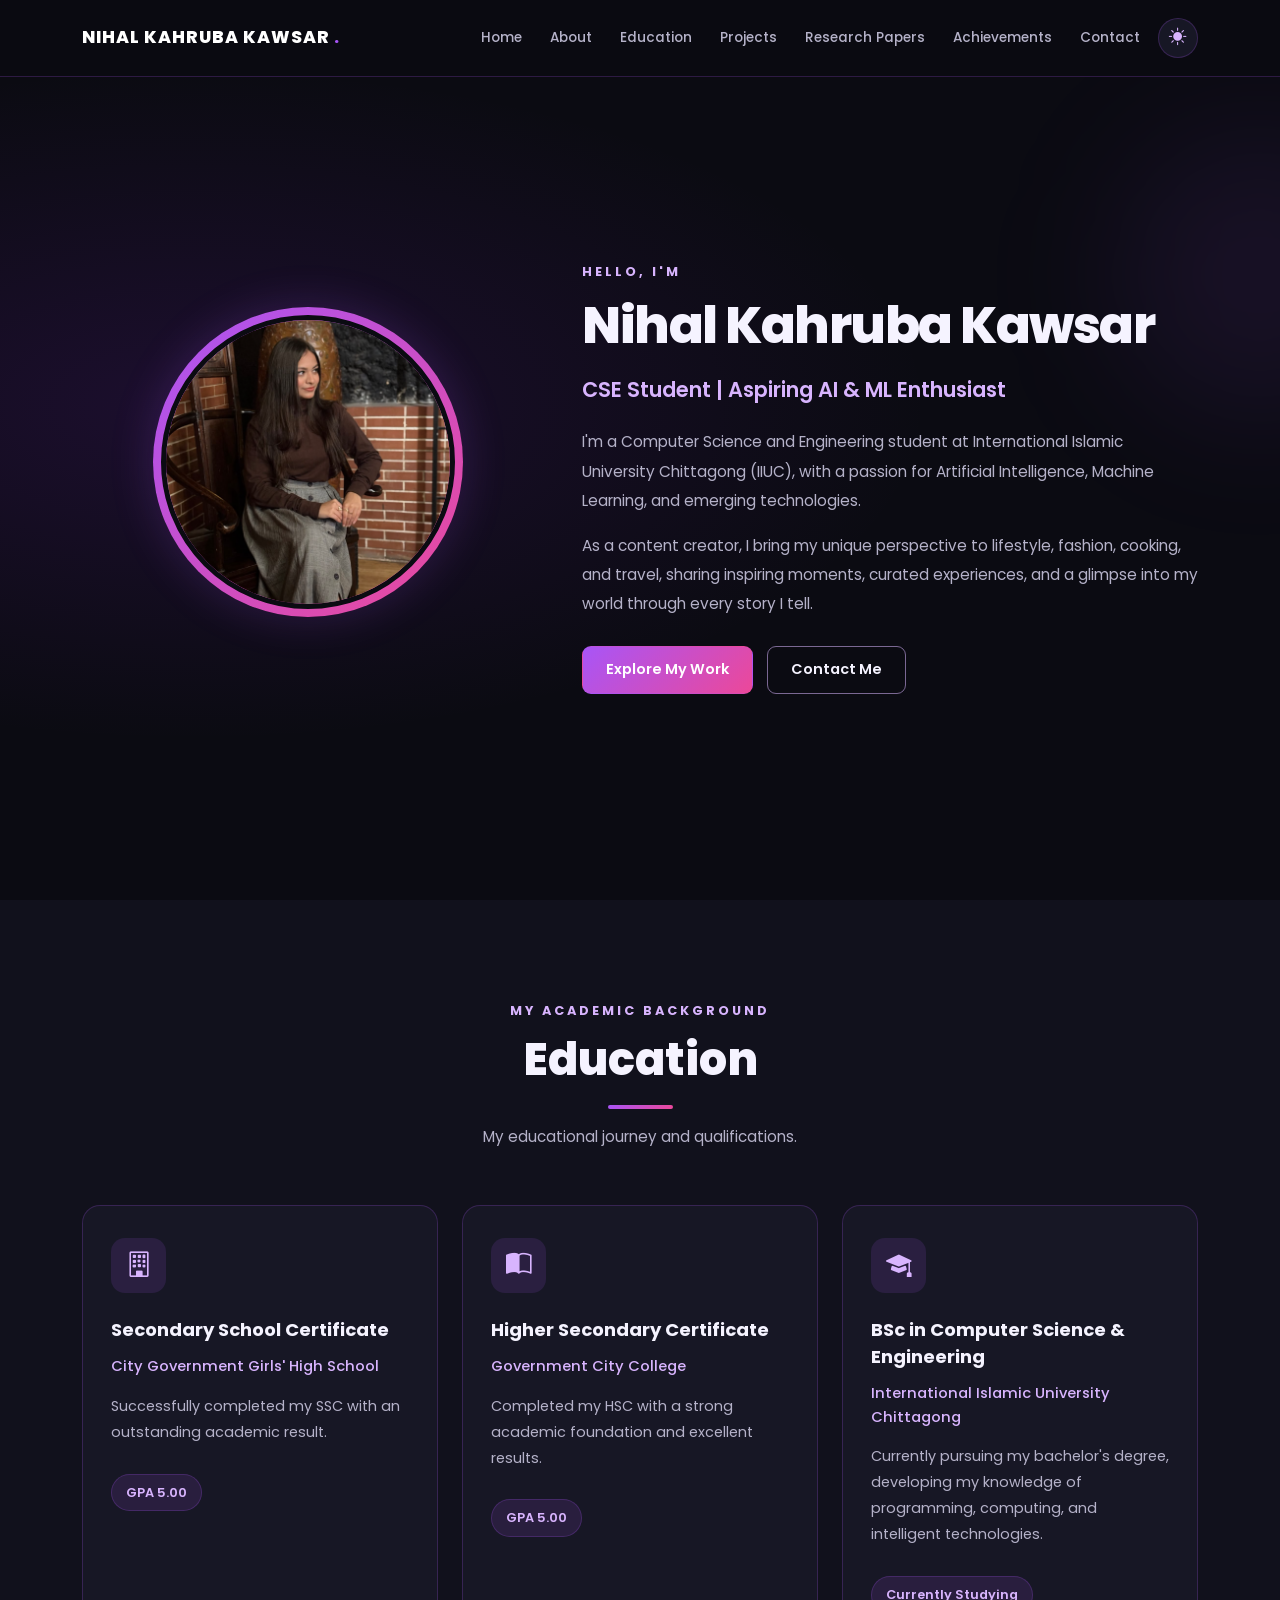
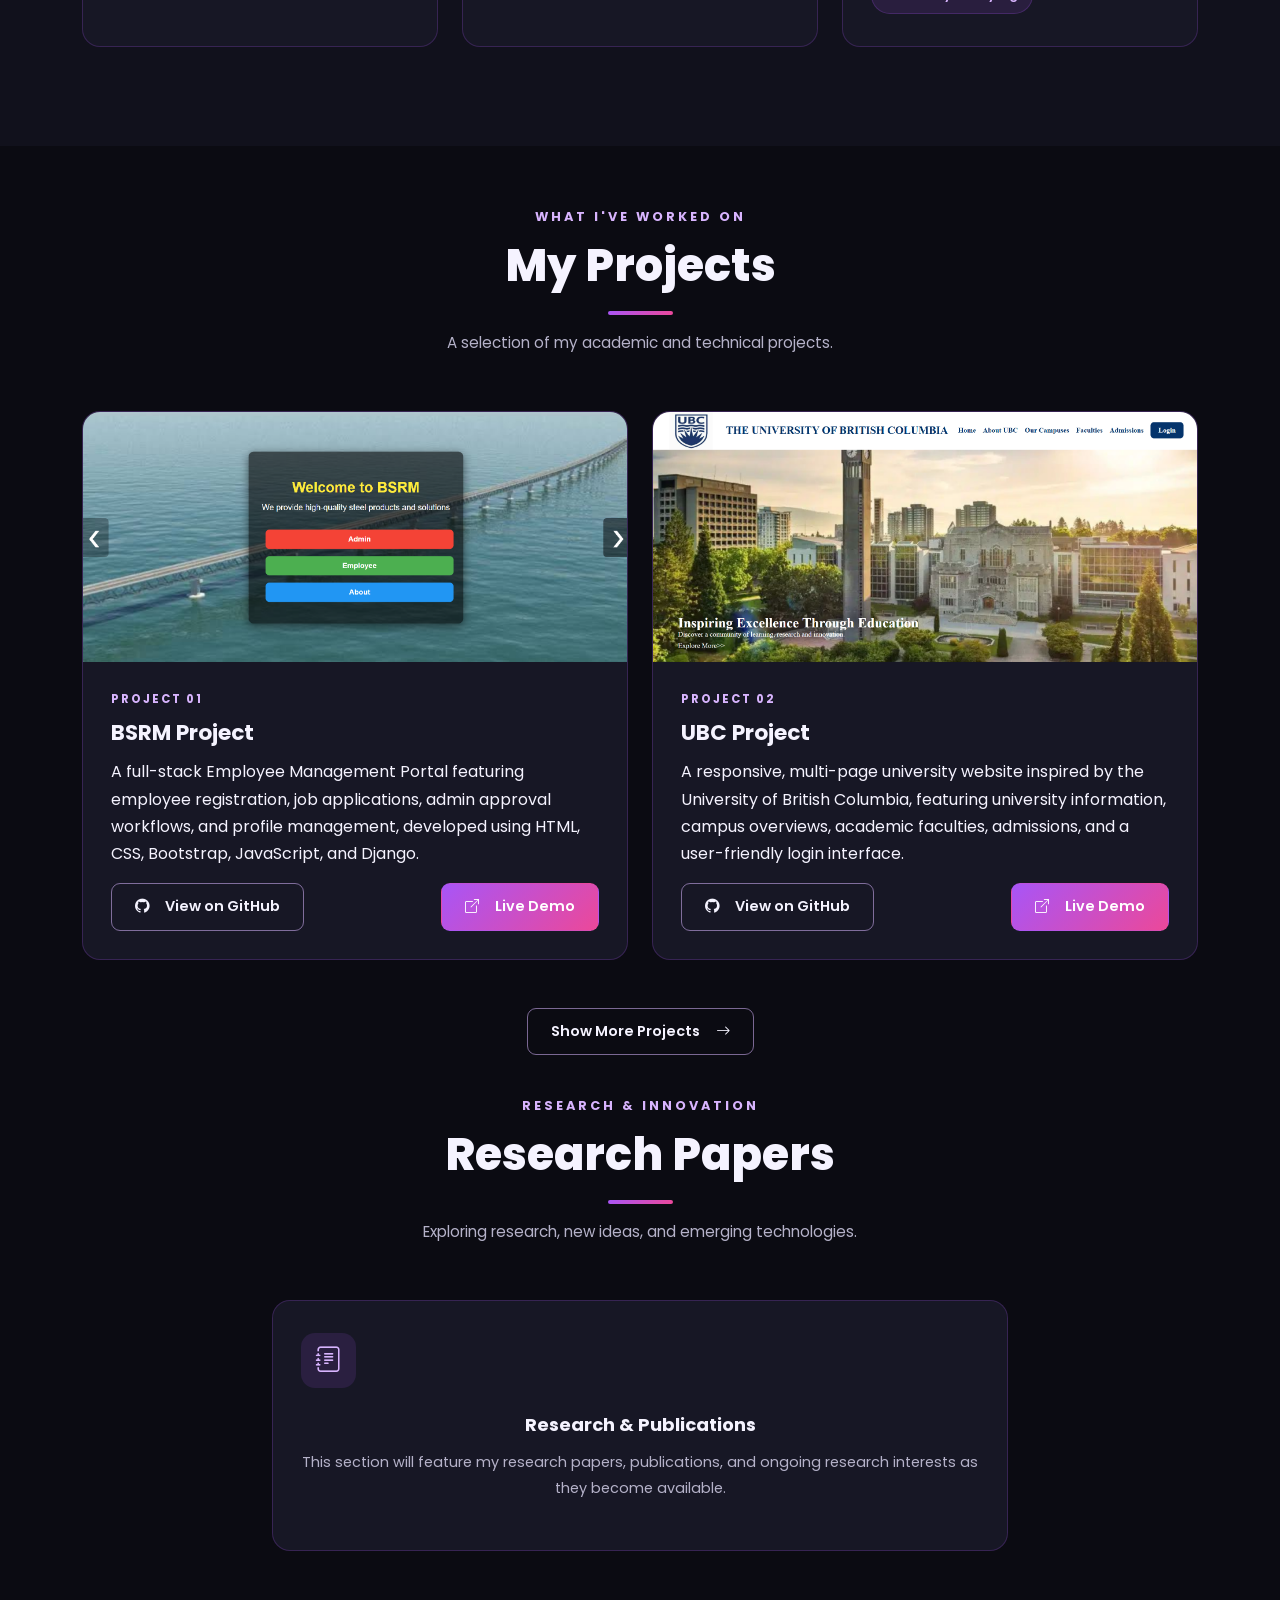
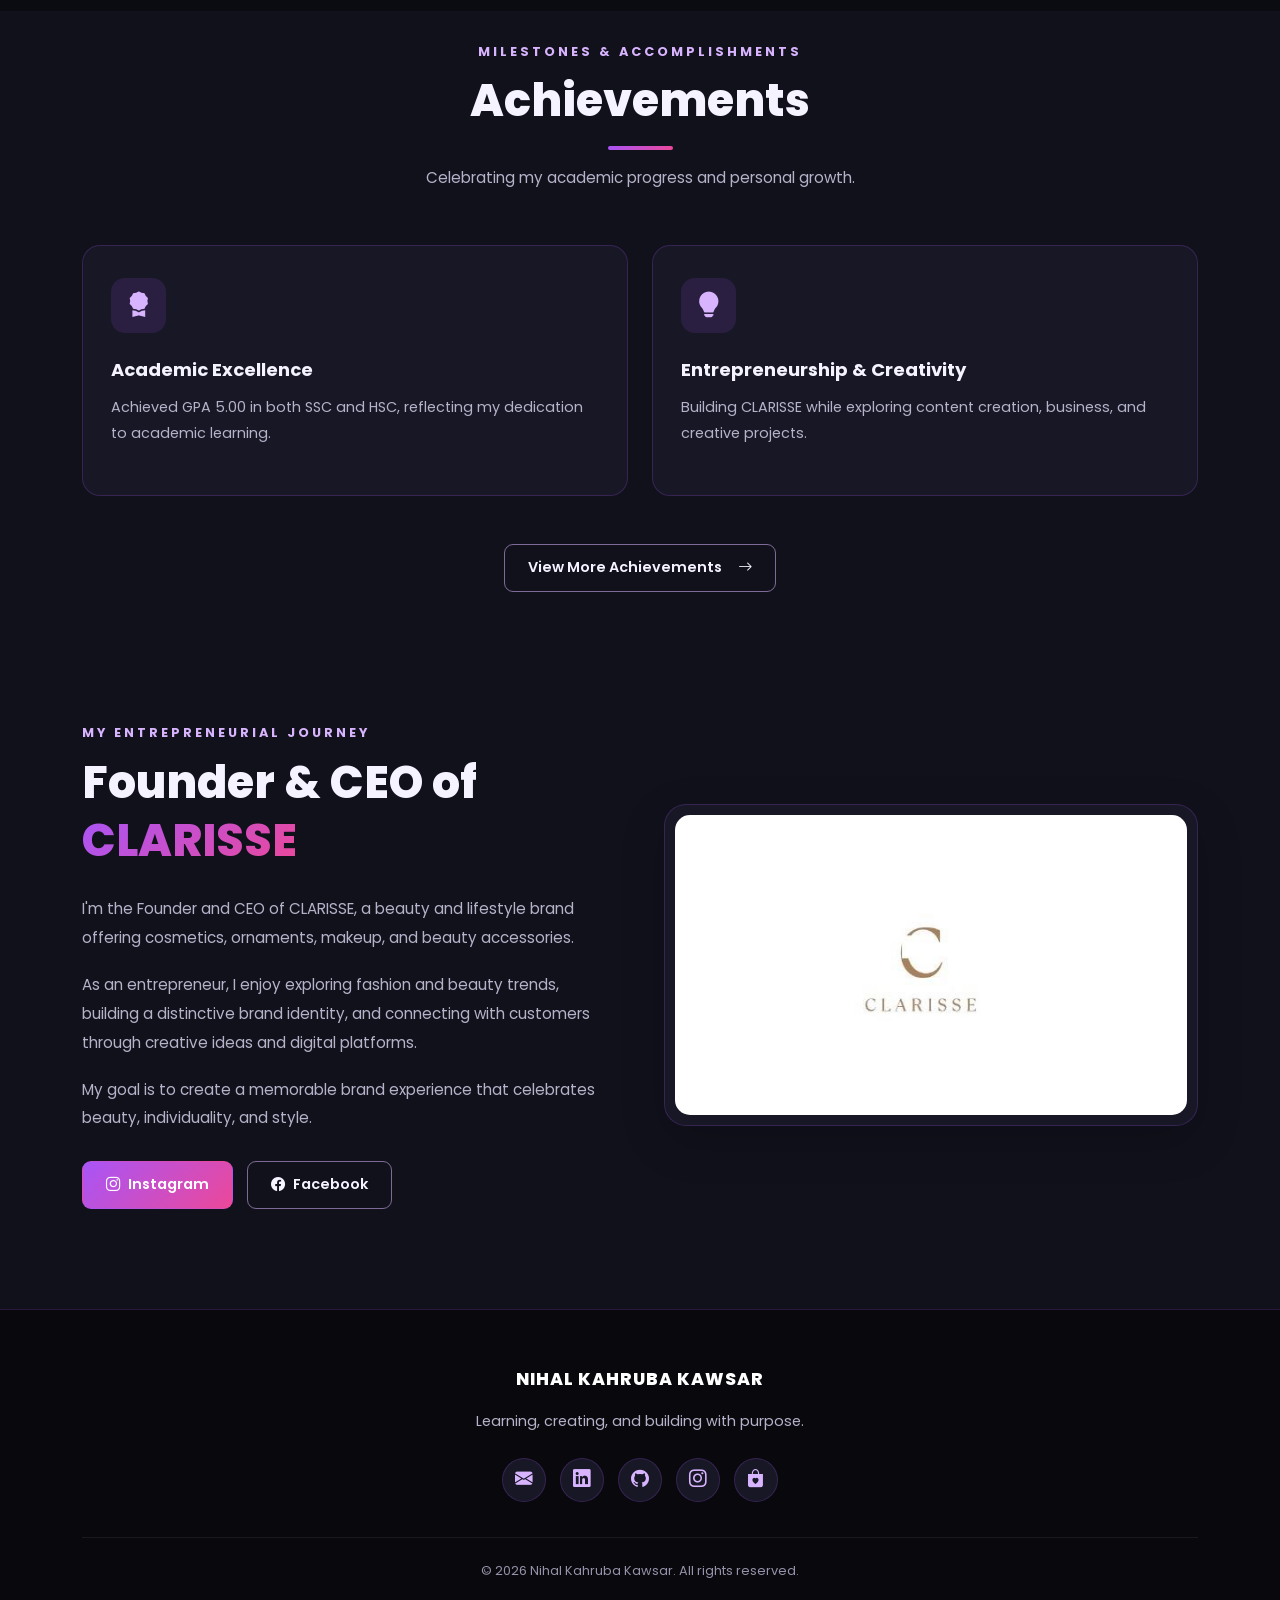
<file: index.html>
<!DOCTYPE html>
<html lang="en">

<head>
    <meta charset="UTF-8">
    <meta name="viewport" content="width=device-width, initial-scale=1.0">

    <meta name="description"
        content="Official portfolio of Nihal Kahruba Kawsar, CSE student, content creator, and founder of CLARISSE.">

    <meta name="author" content="Nihal Kahruba Kawsar">

    <title>Nihal Kahruba Kawsar | Portfolio</title>

    <!-- Bootstrap 5.3.3 CSS -->
    <link
        href="https://cdn.jsdelivr.net/npm/bootstrap@5.3.3/dist/css/bootstrap.min.css"
        rel="stylesheet">

    <!-- Bootstrap Icons -->
    <link
        rel="stylesheet"
        href="https://cdn.jsdelivr.net/npm/bootstrap-icons@1.11.3/font/bootstrap-icons.min.css">

    <!-- Google Fonts -->
    <link rel="preconnect" href="https://fonts.googleapis.com">
    <link rel="preconnect" href="https://fonts.gstatic.com" crossorigin>

    <link
        href="https://fonts.googleapis.com/css2?family=Poppins:wght@300;400;500;600;700;800&display=swap"
        rel="stylesheet">

    <!-- Custom CSS -->
    <link rel="stylesheet" href="index.css">
</head>

<body>

    <!-- ================= HEADER / NAVBAR ================= -->

    <header>
        <nav class="navbar navbar-expand-lg fixed-top custom-navbar">
            <div class="container">

                <!-- Logo / Name -->
                <a class="navbar-brand logo" href="#home">
                    NIHAL KAHRUBA KAWSAR
                </a>

                <!-- Mobile Hamburger Toggle -->
                <button
                    class="navbar-toggler"
                    type="button"
                    data-bs-toggle="collapse"
                    data-bs-target="#navbarMenu"
                    aria-controls="navbarMenu"
                    aria-expanded="false"
                    aria-label="Toggle navigation">

                    <span class="navbar-toggler-icon"></span>
                </button>

<!-- Navigation Links -->
<div class="collapse navbar-collapse" id="navbarMenu">
    <ul class="navbar-nav ms-auto">

        <li class="nav-item">
    <a class="nav-link" href="index.html#home">Home</a>
        </li>

        <li class="nav-item">
            <a class="nav-link" href="about.html">About</a>
        </li>

        <li class="nav-item">
            <a class="nav-link" href="education.html">Education</a>
        </li>

        <li class="nav-item">
            <a class="nav-link" href="projects.html">Projects</a>
        </li>

        <li class="nav-item">
            <a class="nav-link" href="research.html">Research Papers</a>
        </li>

        <li class="nav-item">
            <a class="nav-link" href="achievements.html">Achievements</a>
        </li>

        <li class="nav-item">
            <a class="nav-link" href="contact.html">Contact</a>
        </li>

    </ul>
   <li class="nav-item theme-toggle-item">
    <button
        type="button"
        id="themeToggle"
        class="theme-toggle"
        aria-label="Switch to light theme"
        title="Switch theme">
        <i class="bi bi-sun-fill" id="themeIcon"></i>
    </button>
</li>
</div>
            </div>
        </nav>
    </header>

    <!-- ================= MAIN CONTENT ================= -->

    <main>

        <!-- ================= HERO / ABOUT ================= -->

        <section id="home" class="hero-section">
            <div class="container">
                <div class="row align-items-center">

                    <!-- Profile Image -->
                    <div class="col-12 col-md-5 text-center">
                        <div class="profile-image-wrapper">

                            <img
                                src="images/profile/profile.png"
                                alt="Nihal Kahruba Kawsar"
                                class="profile-image img-fluid">

                        </div>
                    </div>

                    <!-- Introduction -->
                    <div class="col-12 col-md-7">
                        <div class="hero-content" id="about">

                            <p class="hero-greeting">HELLO, I'M</p>

                            <h1>
                                Nihal Kahruba Kawsar
                            </h1>

                            <h2 class="hero-subtitle">
                                CSE Student | Aspiring AI & ML Enthusiast
                            </h2>

                            <p class="hero-description">
                                I'm a Computer Science and Engineering student at 
                                International Islamic University Chittagong (IIUC), 
                                with a passion for Artificial Intelligence,
                                 Machine Learning, and emerging technologies.
                            </p>

                            <p class="hero-description">
                                As a content creator, I bring my 
                                unique perspective to lifestyle, fashion,
                                 cooking, and travel, sharing inspiring moments, 
                                 curated experiences, and a glimpse into my world 
                                 through every story I tell.
                            </p>

                            <div class="hero-buttons">
                                <a href="#projects" class="btn btn-primary custom-btn">
                                    Explore My Work
                                </a>

                                <a href="contact.html" class="btn btn-outline-light custom-btn">
                                    Contact Me
                                 </a>
                            </div>

                        </div>
                    </div>

                </div>
            </div>
        </section>


        <!-- ================= EDUCATION ================= -->

        <section id="education" class="section education-section">
            <div class="container">

                <div class="section-heading text-center">
                    <p class="section-label">MY ACADEMIC BACKGROUND</p>
                    <h2>Education</h2>
                    <p>My educational journey and qualifications.</p>
                </div>

                <div class="row g-4">

                    <!-- SSC -->
                    <div class="col-12 col-md-6 col-lg-4">
                        <div class="info-card education-card h-100">

                            <div class="card-icon">
                                <i class="bi bi-building"></i>
                            </div>

                            <h3>Secondary School Certificate</h3>

                            <h4>
                            <a href="https://citygghs.edu.bd/" target="_blank" rel="noopener noreferrer">
                                    City Government Girls' High School
                              </a>
                             </h4>

                            <p>
                                Successfully completed my SSC with an
                                outstanding academic result.
                            </p>

                            <span class="result-badge">GPA 5.00</span>

                        </div>
                    </div>

                    <!-- HSC -->
                    <div class="col-12 col-md-6 col-lg-4">
                        <div class="info-card education-card h-100">

                            <div class="card-icon">
                                <i class="bi bi-book-half"></i>
                            </div>

                            <h3>Higher Secondary Certificate</h3>

                        <h4>
                       <a href="https://gccc.edu.bd/" target="_blank" rel="noopener noreferrer">
                             Government City College
                                </a>
                          </h4>

                            <p>
                                Completed my HSC with a strong academic
                                foundation and excellent results.
                            </p>

                            <span class="result-badge">GPA 5.00</span>

                        </div>
                    </div>

                    <!-- Bachelor's Degree -->
                    <div class="col-12 col-md-6 col-lg-4">
                        <div class="info-card education-card h-100">

                            <div class="card-icon">
                                <i class="bi bi-mortarboard-fill"></i>
                            </div>

                            <h3>BSc in Computer Science & Engineering</h3>

                         <h4>
                        <a href="https://www.iiuc.ac.bd/" target="_blank" rel="noopener noreferrer">
                            International Islamic University Chittagong
                          </a>
                         </h4>

                            <p>
                                Currently pursuing my bachelor's degree,
                                developing my knowledge of programming,
                                computing, and intelligent technologies.
                            </p>

                            <span class="result-badge">Currently Studying</span>

                        </div>
                    </div>

                </div>
            </div>
        </section>


<!-- ================= PROJECTS ================= -->

<section id="projects" class="section projects-section">
    <div class="container">

        <div class="section-heading text-center">
            <p class="section-label">WHAT I'VE WORKED ON</p>
            <h2>My Projects</h2>
            <p>
                A selection of my academic and technical projects.
            </p>
        </div>

        <div class="row g-4">

            <!-- BSRM Project -->
            <div class="col-12 col-md-6">
                <div class="project-card h-100">

                    <img
                        src="images/bsrm/bsrm.png"
                        alt="BSRM project preview"
                        class="project-image img-fluid">

                    <div class="project-content">

                        <p class="project-category">PROJECT 01</p>

                        <h3>BSRM Project</h3>

                        <p>
                            A full-stack Employee Management Portal featuring employee
                            registration, job applications, admin approval workflows,
                            and profile management, developed using HTML, CSS, Bootstrap,
                            JavaScript, and Django.
                        </p>

                        <div class="d-flex justify-content-between align-items-center flex-wrap gap-3 mt-3">

                            <a
                                href="https://github.com/kahruba/BSRM_Website_Project"
                                target="_blank"
                                rel="noopener noreferrer"
                                class="btn btn-outline-light custom-btn">
                                <i class="bi bi-github me-2"></i> View on GitHub
                            </a>

                            <a
                                href="https://kahruba.github.io/BSRM_Website_Project/"
                                target="_blank"
                                rel="noopener noreferrer"
                                class="btn btn-primary custom-btn">
                                <i class="bi bi-box-arrow-up-right me-2"></i> Live Demo
                            </a>

                        </div>

                    </div>
                </div>
            </div>

            <!-- UBC Project -->
            <div class="col-12 col-md-6">
                <div class="project-card h-100">

                    <img
                        src="images/ubc/ubc.png"
                        alt="UBC project preview"
                        class="project-image img-fluid">

                    <div class="project-content">

                        <p class="project-category">PROJECT 02</p>

                        <h3>UBC Project</h3>

                        <p>
                            A responsive, multi-page university website inspired by the
                            University of British Columbia, featuring university
                            information, campus overviews, academic faculties, admissions,
                            and a user-friendly login interface.
                        </p>

                        <div class="d-flex justify-content-between align-items-center flex-wrap gap-3 mt-3">

                            <a
                                href="https://github.com/kahruba/UBC_Website_Project"
                                target="_blank"
                                rel="noopener noreferrer"
                                class="btn btn-outline-light custom-btn">
                                <i class="bi bi-github me-2"></i> View on GitHub
                            </a>

                            <a
                                href="https://kahruba.github.io/UBC_Website_Project/"
                                target="_blank"
                                rel="noopener noreferrer"
                                class="btn btn-primary custom-btn">
                                <i class="bi bi-box-arrow-up-right me-2"></i> Live Demo
                            </a>

                        </div>

                    </div>
                </div>
            </div>

        </div>

        <!-- Show More Projects Button -->
        <div class="text-center mt-5">
            <a href="projects.html" class="btn btn-outline-light custom-btn">
                Show More Projects
                <i class="bi bi-arrow-right ms-2"></i>
            </a>
        </div>

    </div>
</section>


        <!-- ================= RESEARCH PAPERS ================= -->

        <section id="research" class="section research-section">
            <div class="container">

                <div class="section-heading text-center">
                    <p class="section-label">RESEARCH & INNOVATION</p>
                    <h2>Research Papers</h2>
                    <p>
                        Exploring research, new ideas, and emerging technologies.
                    </p>
                </div>

                <div class="row justify-content-center">

                    <div class="col-12 col-lg-8">
                        <div class="info-card text-center">

                            <div class="card-icon">
                                <i class="bi bi-journal-text"></i>
                            </div>

                            <h3>Research & Publications</h3>

                            <p>
                                This section will feature my research papers,
                                publications, and ongoing research interests
                                as they become available.
                            </p>

                        </div>
                    </div>

                </div>
            </div>
        </section>


        <!-- ================= ACHIEVEMENTS ================= -->

        <section id="achievements" class="section achievements-section">
            <div class="container">

                <div class="section-heading text-center">
                    <p class="section-label">MILESTONES & ACCOMPLISHMENTS</p>
                    <h2>Achievements</h2>
                    <p>
                        Celebrating my academic progress and personal growth.
                    </p>
                </div>

                <div class="row justify-content-center g-4">

                    <div class="col-12 col-md-6">
                        <div class="info-card h-100">

                            <div class="card-icon">
                                <i class="bi bi-award-fill"></i>
                            </div>

                            <h3>Academic Excellence</h3>

                            <p>
                                Achieved GPA 5.00 in both SSC and HSC,
                                reflecting my dedication to academic learning.
                            </p>

                        </div>
                    </div>

                    <div class="col-12 col-md-6">
                        <div class="info-card h-100">

                            <div class="card-icon">
                                <i class="bi bi-lightbulb-fill"></i>
                            </div>

                            <h3>Entrepreneurship & Creativity</h3>

                            <p>
                                Building CLARISSE while exploring content
                                creation, business, and creative projects.
                            </p>

                        </div>
                    </div>

                </div>
            </div>

<!-- View More Achievements Button -->
<div class="text-center mt-5">
    <a href="achievements.html" class="btn btn-outline-light custom-btn">
        View More Achievements
        <i class="bi bi-arrow-right ms-2"></i>
    </a>
</div>

</div>
</section>

<!-- ================= BUSINESS / CLARISSE ================= -->

        <section id="business" class="section business-section">
            <div class="container">

                <div class="row align-items-center g-5">

                    <!-- Business Description -->
                    <div class="col-12 col-md-6">

                        <p class="section-label">MY ENTREPRENEURIAL JOURNEY</p>

                        <h2 class="business-title">
                            Founder & CEO of <span>CLARISSE</span>
                        </h2>

                        <p>
                            I'm the Founder and CEO of CLARISSE, a beauty
                            and lifestyle brand offering cosmetics,
                            ornaments, makeup, and beauty accessories.
                        </p>

                        <p>
                            As an entrepreneur, I enjoy exploring fashion
                            and beauty trends, building a distinctive brand
                            identity, and connecting with customers through
                            creative ideas and digital platforms.
                        </p>

                        <p>
                            My goal is to create a memorable brand experience
                            that celebrates beauty, individuality, and style.
                        </p>

                        <div class="business-buttons">

                            <a
                                href="https://www.instagram.com/clarisse.official_/"
                                target="_blank"
                                rel="noopener noreferrer"
                                class="btn btn-primary custom-btn">

                                <i class="bi bi-instagram"></i>
                                Instagram
                            </a>

                            <a
                                href="https://www.facebook.com/Clarisseofficial.bd"
                                target="_blank"
                                rel="noopener noreferrer"
                                class="btn btn-outline-light custom-btn">

                                <i class="bi bi-facebook"></i>
                                Facebook
                            </a>

                        </div>

                    </div>

                    <!-- CLARISSE Image -->
                    <div class="col-12 col-md-6">

                        <div class="business-image-wrapper">

                            <img
                                src="images/clarisse/clarisse.jpeg"
                                alt="CLARISSE beauty and accessories brand"
                                class="business-image img-fluid">

                        </div>

                    </div>

                </div>
            </div>
        </section>
        </main>
    <!-- ================= FOOTER ================= -->

    <footer class="footer">
        <div class="container">

            <div class="footer-content">

                <a href="#home" class="footer-logo">
                    NIHAL KAHRUBA KAWSAR
                </a>

                <p>
                    Learning, creating, and building with purpose.
                </p>

                <div class="footer-socials">

                    <a
                        href="mailto:kahrubabd25@gmail.com"
                        aria-label="Email">

                        <i class="bi bi-envelope-fill"></i>
                    </a>

                    <a
                        href="https://www.linkedin.com/in/nihal-kahruba-7176432a9/"
                        target="_blank"
                        rel="noopener noreferrer"
                        aria-label="LinkedIn">

                        <i class="bi bi-linkedin"></i>
                    </a>

<a
    href="https://github.com/kahruba"
    target="_blank"
    rel="noopener noreferrer"
    aria-label="GitHub">

    <i class="bi bi-github"></i>
</a>

                    <a
                        href="https://www.instagram.com/kahrubaaa___/"
                        target="_blank"
                        rel="noopener noreferrer"
                        aria-label="Instagram">

                        <i class="bi bi-instagram"></i>
                    </a>

                    <a
                        href="https://www.instagram.com/clarisse.official_/"
                        target="_blank"
                        rel="noopener noreferrer"
                        aria-label="CLARISSE Instagram">

                        <i class="bi bi-bag-heart-fill"></i>
                    </a>

                </div>

                <div class="footer-bottom">
                    <p>
                        &copy; <span id="currentYear"></span>
                        Nihal Kahruba Kawsar. All rights reserved.
                    </p>
                </div>

            </div>

        </div>
    </footer>


    <!-- ================= JAVASCRIPT ================= -->

    <!-- Bootstrap JavaScript Bundle: Required for navbar toggle -->
    <script
        src="https://cdn.jsdelivr.net/npm/bootstrap@5.3.3/dist/js/bootstrap.bundle.min.js">
    </script>

    <!-- Custom JavaScript -->
    <script src="index.js"></script>

</body>
</html>
</file>
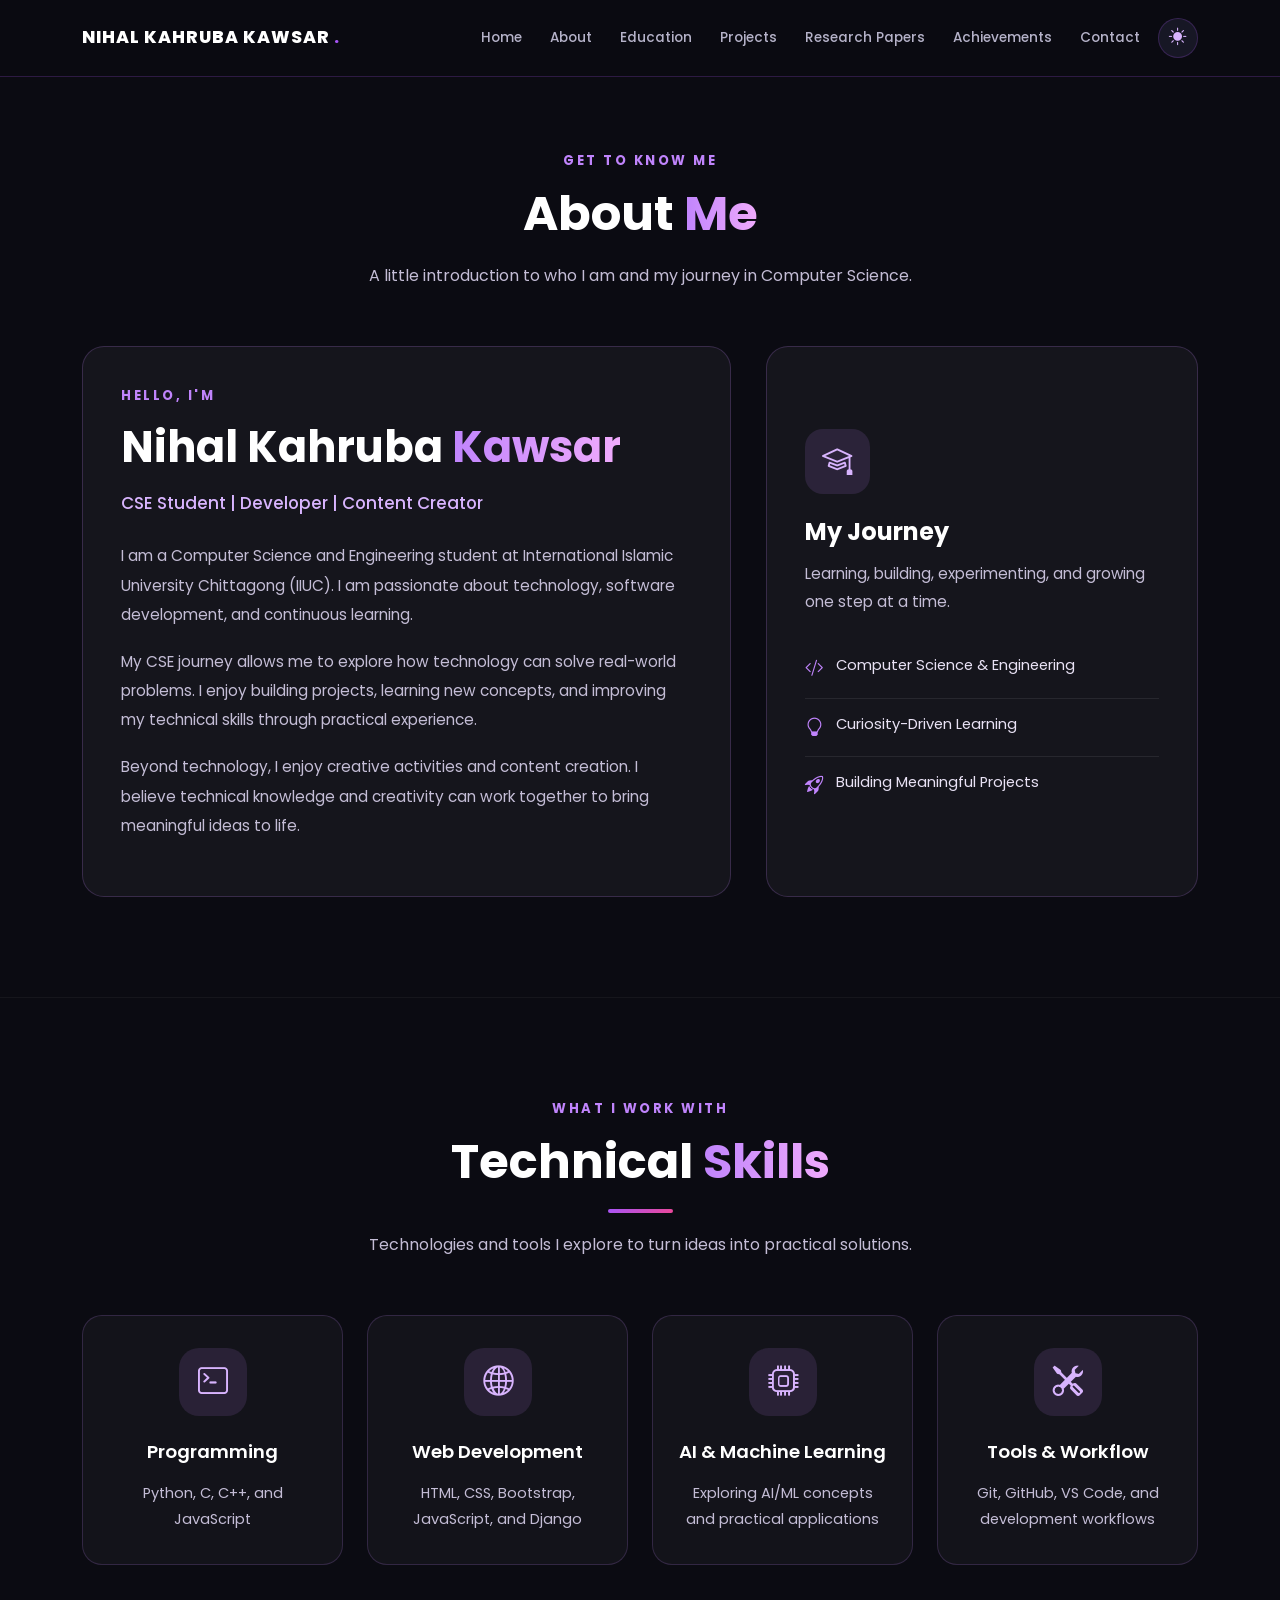
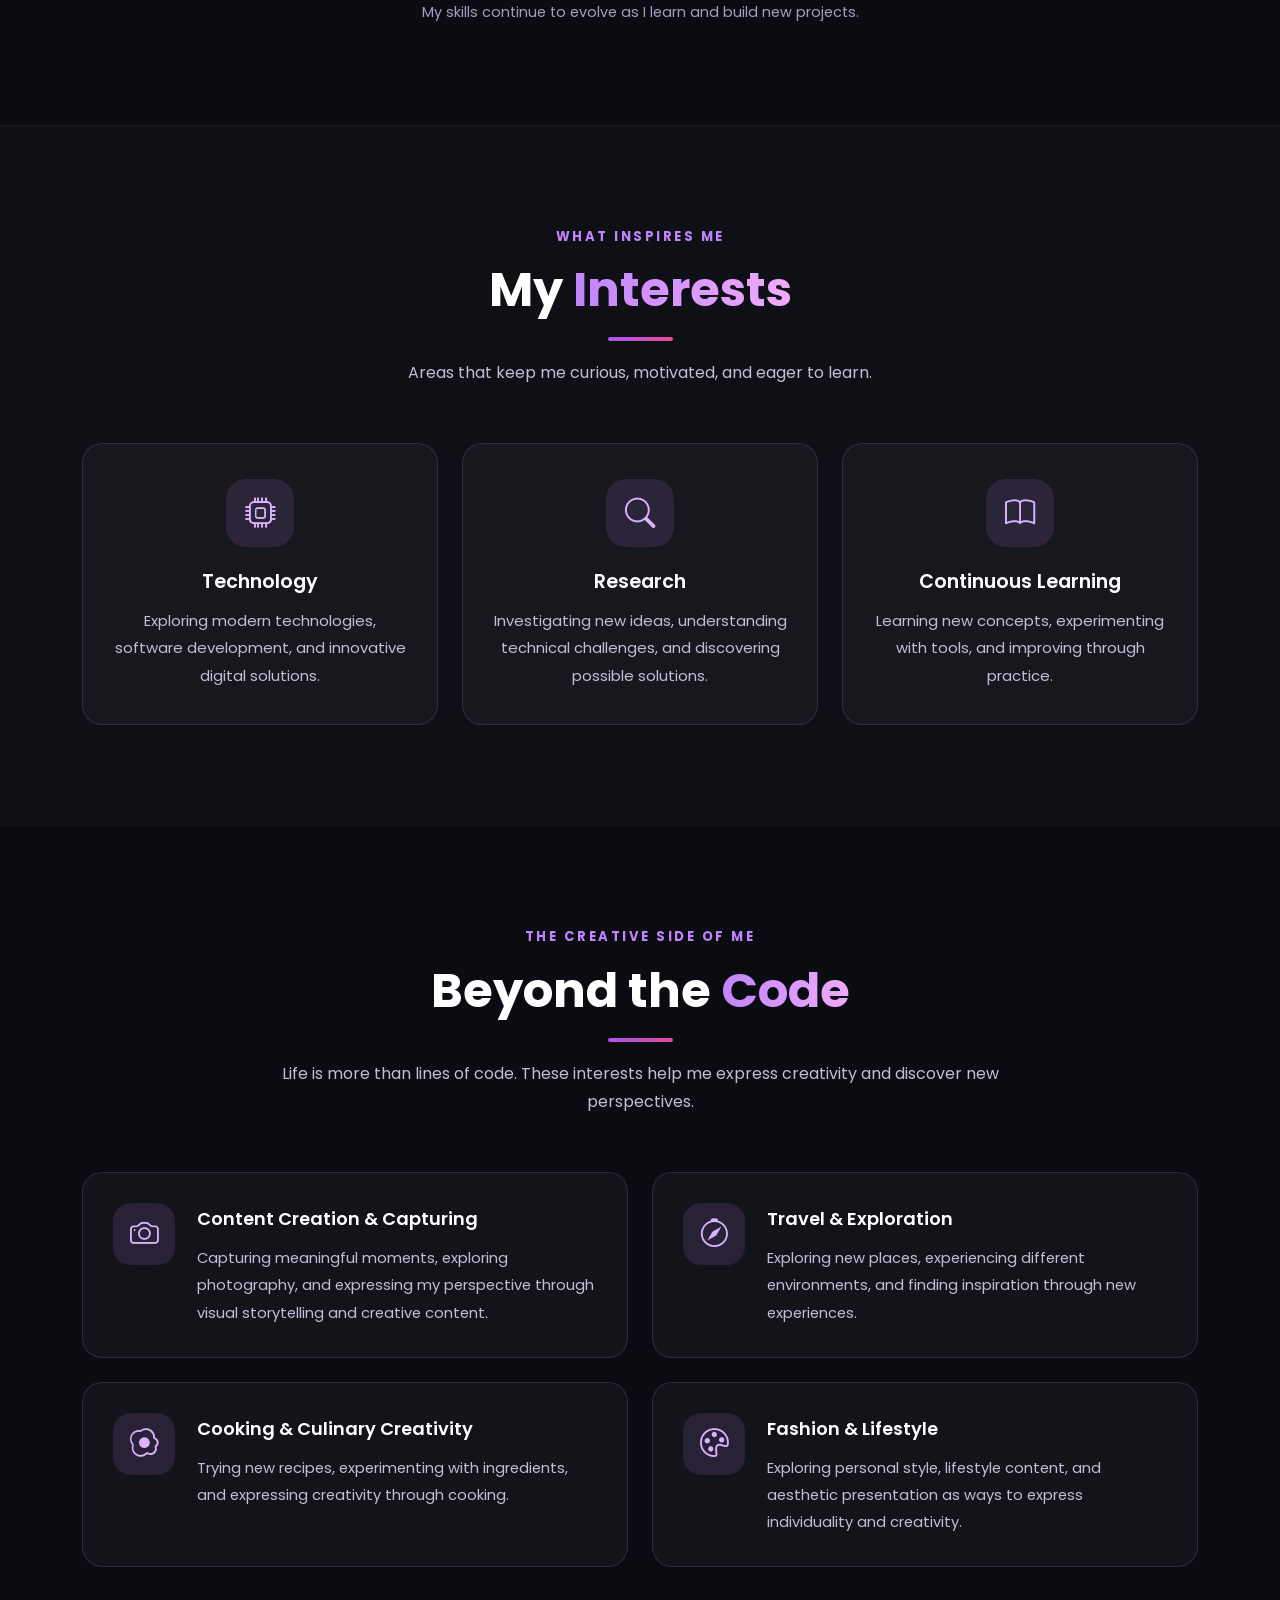
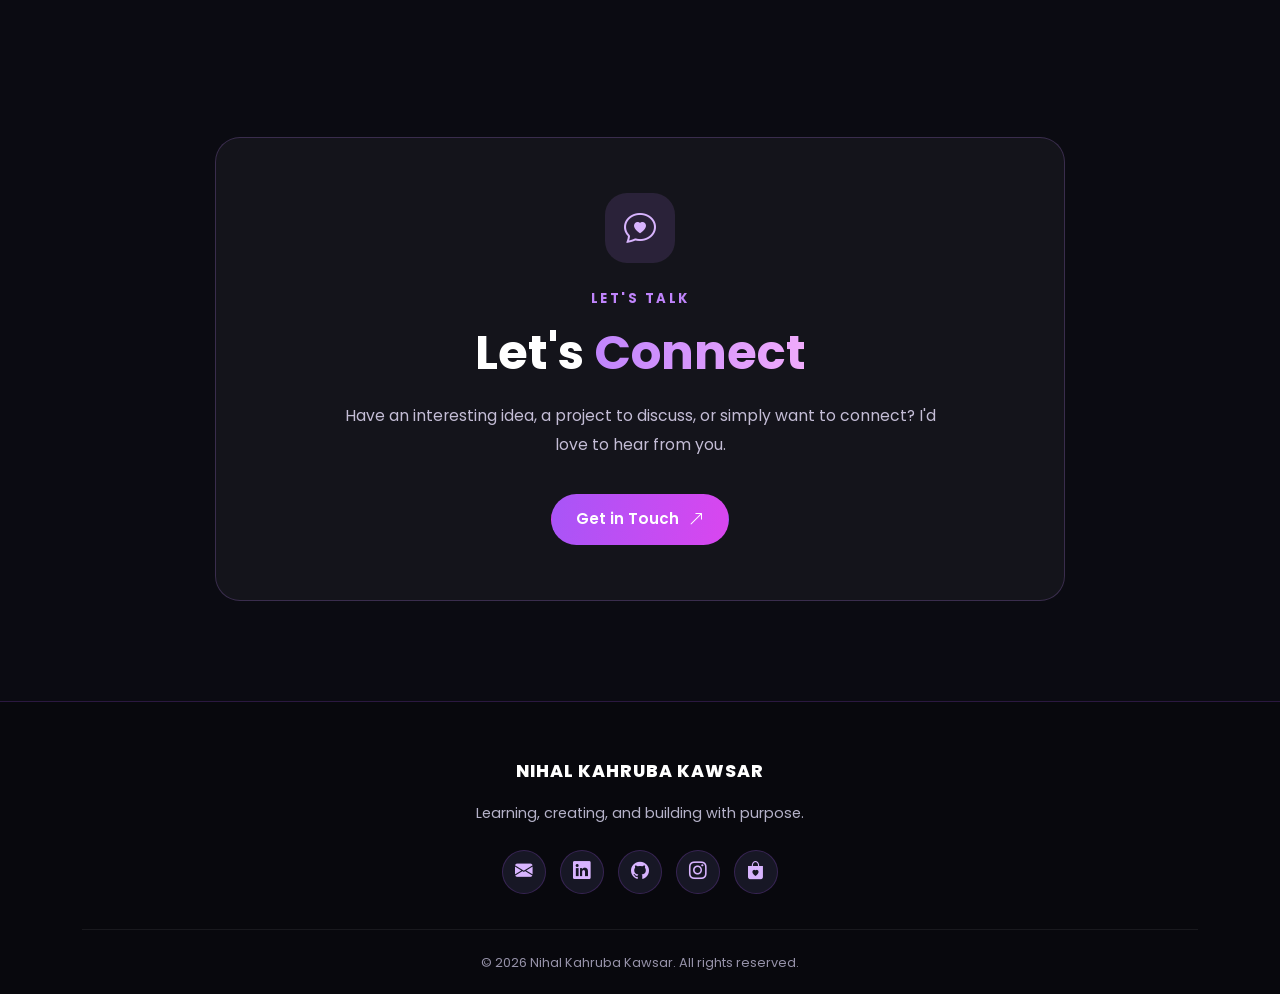
<file: about.html>
<!DOCTYPE html>
<html lang="en">

<head>
    <meta charset="UTF-8">
    <meta name="viewport" content="width=device-width, initial-scale=1.0">

    <title>About | Nihal Kahruba Kawsar</title>

    <!-- Bootstrap CSS -->
    <link
        href="https://cdn.jsdelivr.net/npm/bootstrap@5.3.3/dist/css/bootstrap.min.css"
        rel="stylesheet">

    <!-- Bootstrap Icons -->
    <link
        href="https://cdn.jsdelivr.net/npm/bootstrap-icons@1.11.3/font/bootstrap-icons.min.css"
        rel="stylesheet">

    <!-- Google Fonts -->
    <link
        href="https://fonts.googleapis.com/css2?family=Poppins:wght@300;400;500;600;700;800&display=swap"
        rel="stylesheet">

    <!-- Main CSS -->
    <link rel="stylesheet" href="index.css">

    <!-- About CSS -->
    <link rel="stylesheet" href="about.css">
</head>

<body>

    <!-- ================= HEADER / NAVBAR ================= -->

    <header>
        <nav class="navbar navbar-expand-lg fixed-top custom-navbar">
            <div class="container">

                <a class="navbar-brand logo" href="index.html#home">
                    NIHAL KAHRUBA KAWSAR
                </a>

                <button
                    class="navbar-toggler"
                    type="button"
                    data-bs-toggle="collapse"
                    data-bs-target="#navbarMenu"
                    aria-controls="navbarMenu"
                    aria-expanded="false"
                    aria-label="Toggle navigation">

                    <span class="navbar-toggler-icon"></span>
                </button>

                <div class="collapse navbar-collapse" id="navbarMenu">
                    <ul class="navbar-nav ms-auto">

                        <li class="nav-item">
                            <a class="nav-link" href="index.html#home">Home</a>
                        </li>

                        <li class="nav-item">
                            <a class="nav-link" href="about.html" aria-current="page">About</a>
                        </li>

                        <li class="nav-item">
                            <a class="nav-link" href="education.html">Education</a>
                        </li>

                        <li class="nav-item">
                            <a class="nav-link" href="projects.html">Projects</a>
                        </li>

                        <li class="nav-item">
                            <a class="nav-link" href="research.html">Research Papers</a>
                        </li>

                        <li class="nav-item">
                            <a class="nav-link" href="achievements.html">Achievements</a>
                        </li>

                        <li class="nav-item">
                            <a class="nav-link" href="contact.html">Contact</a>
                        </li>

                    </ul>
                    <li class="nav-item theme-toggle-item">
    <button
        type="button"
        id="themeToggle"
        class="theme-toggle"
        aria-label="Switch to light theme"
        title="Switch theme">
        <i class="bi bi-sun-fill" id="themeIcon"></i>
    </button>
</li>
                </div>

            </div>
        </nav>
    </header>


    <main>

        <!-- ABOUT ME -->
        <section class="about-section" id="about">
            <div class="container">

                <div class="section-heading text-center">
                    <p class="section-subtitle">GET TO KNOW ME</p>
                    <h1>About <span class="gradient-text">Me</span></h1>
                    <p>A little introduction to who I am and my journey in Computer Science.</p>
                </div>

                <div class="about-intro-card">

                    <div class="about-intro-content">
                        <p class="section-subtitle">HELLO, I'M</p>

                        <h2>Nihal Kahruba <span class="gradient-text">Kawsar</span></h2>

                        <h3>CSE Student | Developer | Content Creator</h3>

                        <p>
                            I am a Computer Science and Engineering student at
                            International Islamic University Chittagong (IIUC).
                            I am passionate about technology, software development,
                            and continuous learning.
                        </p>

                        <p>
                            My CSE journey allows me to explore how technology
                            can solve real-world problems. I enjoy building
                            projects, learning new concepts, and improving my
                            technical skills through practical experience.
                        </p>

                        <p>
                            Beyond technology, I enjoy creative activities and
                            content creation. I believe technical knowledge and
                            creativity can work together to bring meaningful ideas
                            to life.
                        </p>
                    </div>

                    <div class="about-highlight">
                        <div class="highlight-icon">
                            <i class="bi bi-mortarboard"></i>
                        </div>

                        <h3>My Journey</h3>

                        <p>
                            Learning, building, experimenting, and growing
                            one step at a time.
                        </p>

                        <div class="highlight-item">
                            <i class="bi bi-code-slash"></i>
                            <span>Computer Science &amp; Engineering</span>
                        </div>

                        <div class="highlight-item">
                            <i class="bi bi-lightbulb"></i>
                            <span>Curiosity-Driven Learning</span>
                        </div>

                        <div class="highlight-item">
                            <i class="bi bi-rocket-takeoff"></i>
                            <span>Building Meaningful Projects</span>
                        </div>
                    </div>

                </div>
            </div>
        </section>


        <!-- TECHNICAL SKILLS -->
        <section class="about-content-section" id="skills">
            <div class="container">

                <div class="section-heading text-center">
                    <p class="section-subtitle">WHAT I WORK WITH</p>
                    <h2>Technical <span class="gradient-text">Skills</span></h2>
                    <p>Technologies and tools I explore to turn ideas into practical solutions.</p>
                </div>

                <div class="row g-4">

                    <div class="col-md-6 col-lg-3">
                        <div class="about-skill-card">
                            <div class="about-card-icon">
                                <i class="bi bi-terminal"></i>
                            </div>
                            <h3>Programming</h3>
                            <p>Python, C, C++, and JavaScript</p>
                        </div>
                    </div>

                    <div class="col-md-6 col-lg-3">
                        <div class="about-skill-card">
                            <div class="about-card-icon">
                                <i class="bi bi-globe2"></i>
                            </div>
                            <h3>Web Development</h3>
                            <p>HTML, CSS, Bootstrap, JavaScript, and Django</p>
                        </div>
                    </div>

                    <div class="col-md-6 col-lg-3">
                        <div class="about-skill-card">
                            <div class="about-card-icon">
                                <i class="bi bi-cpu"></i>
                            </div>
                            <h3>AI &amp; Machine Learning</h3>
                            <p>Exploring AI/ML concepts and practical applications</p>
                        </div>
                    </div>

                    <div class="col-md-6 col-lg-3">
                        <div class="about-skill-card">
                            <div class="about-card-icon">
                                <i class="bi bi-tools"></i>
                            </div>
                            <h3>Tools &amp; Workflow</h3>
                            <p>Git, GitHub, VS Code, and development workflows</p>
                        </div>
                    </div>

                </div>

                <p class="skills-note text-center">
                    My skills continue to evolve as I learn and build new projects.
                </p>

            </div>
        </section>


        <!-- MY INTERESTS -->
        <section class="about-content-section interests-section" id="interests">
            <div class="container">

                <div class="section-heading text-center">
                    <p class="section-subtitle">WHAT INSPIRES ME</p>
                    <h2>My <span class="gradient-text">Interests</span></h2>
                    <p>Areas that keep me curious, motivated, and eager to learn.</p>
                </div>

                <div class="row g-4">

                    <div class="col-md-4">
                        <div class="about-interest-card">
                            <i class="bi bi-cpu"></i>
                            <h3>Technology</h3>
                            <p>
                                Exploring modern technologies, software development,
                                and innovative digital solutions.
                            </p>
                        </div>
                    </div>

                    <div class="col-md-4">
                        <div class="about-interest-card">
                            <i class="bi bi-search"></i>
                            <h3>Research</h3>
                            <p>
                                Investigating new ideas, understanding technical
                                challenges, and discovering possible solutions.
                            </p>
                        </div>
                    </div>

                    <div class="col-md-4">
                        <div class="about-interest-card">
                            <i class="bi bi-book"></i>
                            <h3>Continuous Learning</h3>
                            <p>
                                Learning new concepts, experimenting with tools,
                                and improving through practice.
                            </p>
                        </div>
                    </div>

                </div>

            </div>
        </section>


        <!-- BEYOND THE CODE -->
        <section class="about-content-section beyond-section" id="beyond-code">
            <div class="container">

                <div class="section-heading text-center">
                    <p class="section-subtitle">THE CREATIVE SIDE OF ME</p>
                    <h2>Beyond the <span class="gradient-text">Code</span></h2>
                    <p>
                        Life is more than lines of code. These interests help me
                        express creativity and discover new perspectives.
                    </p>
                </div>

                <div class="row g-4">

                    <div class="col-md-6">
                        <article class="beyond-card">
                            <div class="beyond-icon">
                                <i class="bi bi-camera"></i>
                            </div>
                            <div>
                                <h3>Content Creation &amp; Capturing</h3>
                                <p>
                                    Capturing meaningful moments, exploring
                                    photography, and expressing my perspective
                                    through visual storytelling and creative content.
                                </p>
                            </div>
                        </article>
                    </div>

                    <div class="col-md-6">
                        <article class="beyond-card">
                            <div class="beyond-icon">
                                <i class="bi bi-compass"></i>
                            </div>
                            <div>
                                <h3>Travel &amp; Exploration</h3>
                                <p>
                                    Exploring new places, experiencing different
                                    environments, and finding inspiration through
                                    new experiences.
                                </p>
                            </div>
                        </article>
                    </div>

                    <div class="col-md-6">
                        <article class="beyond-card">
                            <div class="beyond-icon">
                                <i class="bi bi-egg-fried"></i>
                            </div>
                            <div>
                                <h3>Cooking &amp; Culinary Creativity</h3>
                                <p>
                                    Trying new recipes, experimenting with
                                    ingredients, and expressing creativity
                                    through cooking.
                                </p>
                            </div>
                        </article>
                    </div>

                    <div class="col-md-6">
                        <article class="beyond-card">
                            <div class="beyond-icon">
                                <i class="bi bi-palette"></i>
                            </div>
                            <div>
                                <h3>Fashion &amp; Lifestyle</h3>
                                <p>
                                    Exploring personal style, lifestyle content,
                                    and aesthetic presentation as ways to express
                                    individuality and creativity.
                                </p>
                            </div>
                        </article>
                    </div>

                </div>

            </div>
        </section>


        <!-- LET'S CONNECT -->
        <section class="about-connect-section" id="connect">
            <div class="container">

                <div class="about-connect-card text-center">
                    <div class="about-connect-icon">
                        <i class="bi bi-chat-heart"></i>
                    </div>

                    <p class="section-subtitle">LET'S TALK</p>
                    <h2>Let's <span class="gradient-text">Connect</span></h2>

                    <p>
                        Have an interesting idea, a project to discuss, or simply
                        want to connect? I'd love to hear from you.
                    </p>

                    <a href="contact.html" class="btn about-btn">
                        Get in Touch
                        <i class="bi bi-arrow-up-right"></i>
                    </a>
                </div>

            </div>
        </section>

    </main>


    <!-- ================= FOOTER ================= -->

    <footer class="footer">
        <div class="container">

            <div class="footer-content">

                <a href="index.html#home" class="footer-logo">
                    NIHAL KAHRUBA KAWSAR
                </a>

                <p>
                    Learning, creating, and building with purpose.
                </p>

                <div class="footer-socials">

                    <a
                        href="mailto:kahrubabd25@gmail.com"
                        aria-label="Email">
                        <i class="bi bi-envelope-fill"></i>
                    </a>

                    <a
                        href="https://www.linkedin.com/in/nihal-kahruba-7176432a9/"
                        target="_blank"
                        rel="noopener noreferrer"
                        aria-label="LinkedIn">
                        <i class="bi bi-linkedin"></i>
                    </a>

                    <a
                        href="https://github.com/kahruba"
                        target="_blank"
                        rel="noopener noreferrer"
                        aria-label="GitHub">
                        <i class="bi bi-github"></i>
                    </a>

                    <a
                        href="https://www.instagram.com/kahrubaaa___/"
                        target="_blank"
                        rel="noopener noreferrer"
                        aria-label="Instagram">
                        <i class="bi bi-instagram"></i>
                    </a>

                    <a
                        href="https://www.instagram.com/clarisse.official_/"
                        target="_blank"
                        rel="noopener noreferrer"
                        aria-label="CLARISSE Instagram">
                        <i class="bi bi-bag-heart-fill"></i>
                    </a>

                </div>

                <div class="footer-bottom">
                    <p>
                        &copy; <span id="currentYear"></span>
                        Nihal Kahruba Kawsar. All rights reserved.
                    </p>
                </div>

            </div>

        </div>
    </footer>


    <!-- JavaScript -->
    <script src="https://cdn.jsdelivr.net/npm/bootstrap@5.3.3/dist/js/bootstrap.bundle.min.js"></script>
    <script src="about.js"></script>

</body>
</html>
</file>
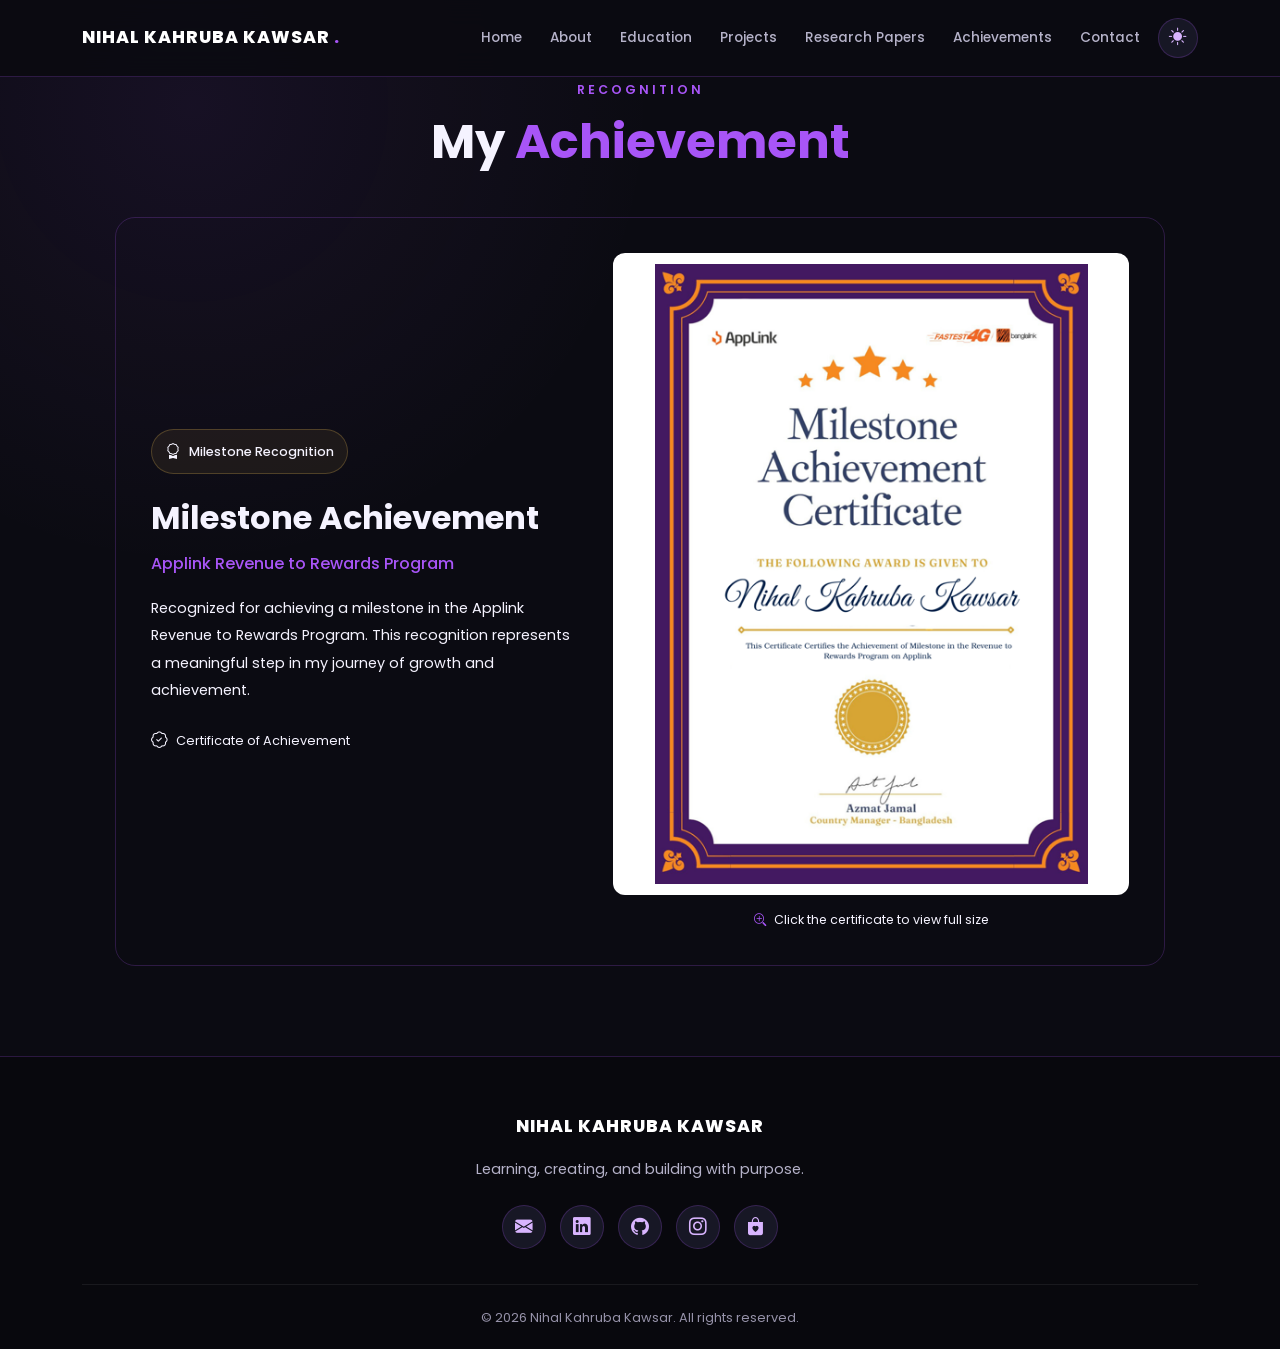
<file: achievements.html>
<!DOCTYPE html>
<html lang="en">
<head>
    <meta charset="UTF-8">
    <meta name="viewport" content="width=device-width, initial-scale=1.0">

    <title>Achievements | Nihal Kahruba Kawsar</title>

    <meta
        name="description"
        content="Explore the milestone achievement of Nihal Kahruba Kawsar in the Applink Revenue to Rewards Program."
    >

    <!-- Google Fonts -->
    <link rel="preconnect" href="https://fonts.googleapis.com">
    <link rel="preconnect" href="https://fonts.gstatic.com" crossorigin>

    <link
        href="https://fonts.googleapis.com/css2?family=Poppins:wght@300;400;500;600;700&display=swap"
        rel="stylesheet"
    >

    <!-- Bootstrap CSS -->
    <link
        href="https://cdn.jsdelivr.net/npm/bootstrap@5.3.3/dist/css/bootstrap.min.css"
        rel="stylesheet"
    >

    <!-- Bootstrap Icons -->
    <link
        rel="stylesheet"
        href="https://cdn.jsdelivr.net/npm/bootstrap-icons@1.11.3/font/bootstrap-icons.min.css"
    >

    <!-- Custom CSS -->
    <link rel="stylesheet" href="achievements.css">
</head>

<body>

    
<!-- ================= HEADER / NAVBAR ================= -->

<header>
    <nav class="navbar navbar-expand-lg fixed-top custom-navbar">
        <div class="container">

            <a class="navbar-brand logo" href="index.html#home">
                NIHAL KAHRUBA KAWSAR
            </a>

            <button
                class="navbar-toggler"
                type="button"
                data-bs-toggle="collapse"
                data-bs-target="#navbarMenu"
                aria-controls="navbarMenu"
                aria-expanded="false"
                aria-label="Toggle navigation">

                <span class="navbar-toggler-icon"></span>
            </button>

            <div class="collapse navbar-collapse" id="navbarMenu">
                <ul class="navbar-nav ms-auto">

                    <li class="nav-item">
                        <a class="nav-link" href="index.html#home">Home</a>
                    </li>

                    <li class="nav-item">
                        <a class="nav-link" href="about.html">About</a>
                    </li>

                    <li class="nav-item">
                        <a class="nav-link" href="education.html">Education</a>
                    </li>

                    <li class="nav-item">
                        <a class="nav-link" href="projects.html">Projects</a>
                    </li>

                    <li class="nav-item">
                        <a class="nav-link" href="research.html">Research Papers</a>
                    </li>

                    <li class="nav-item">
                        <a
                            class="nav-link"
                            href="achievements.html"
                            aria-current="page">
                            Achievements
                        </a>
                    </li>

                    <li class="nav-item">
                        <a class="nav-link" href="contact.html">Contact</a>
                    </li>

                </ul>
                <li class="nav-item theme-toggle-item">
    <button
        type="button"
        id="themeToggle"
        class="theme-toggle"
        aria-label="Switch to light theme"
        title="Switch theme">
        <i class="bi bi-sun-fill" id="themeIcon"></i>
    </button>
</li>
            </div>

        </div>
    </nav>
</header>



    <!-- ================= ACHIEVEMENTS SECTION ================= -->

    <main>

        <section class="achievements-section">
            <div class="container">

                <div class="achievements-heading">
                    <span class="section-label">
                        RECOGNITION
                    </span>

                    <h1>
                        My <span>Achievement</span>
                    </h1>
                </div>


                <!-- Achievement Card -->

                <div class="achievement-card">

                    <div class="achievement-content">

                        <span class="achievement-badge">
                            <i class="bi bi-award"></i>
                            Milestone Recognition
                        </span>

                        <h2>Milestone Achievement</h2>

                        <h3>Applink Revenue to Rewards Program</h3>

                        <p>
                            Recognized for achieving a milestone in the
                            Applink Revenue to Rewards Program. This
                            recognition represents a meaningful step in
                            my journey of growth and achievement.
                        </p>

                        <div class="achievement-meta">
                            <span>
                                <i class="bi bi-patch-check"></i>
                                Certificate of Achievement
                            </span>
                        </div>

                    </div>


                    <!-- Certificate Image -->

                    <div class="certificate-wrapper">

                        <a
                            href="images/achievements/achievements.png"
                            target="_blank"
                            rel="noopener noreferrer"
                            aria-label="View the full Applink achievement certificate"
                        >
                            <img
                                src="images/achievements/achievements.png"
                                alt="Milestone Achievement Certificate awarded to Nihal Kahruba Kawsar for the Applink Revenue to Rewards Program"
                                class="certificate-image"
                            >
                        </a>

                        <p class="certificate-caption">
                            <i class="bi bi-zoom-in"></i>
                            Click the certificate to view full size
                        </p>

                    </div>

                </div>

            </div>
        </section>

    </main>

<!-- ================= FOOTER ================= -->

<footer class="footer">
    <div class="container">

        <div class="footer-content">

            <a href="index.html#home" class="footer-logo">
                NIHAL KAHRUBA KAWSAR
            </a>

            <p>
                Learning, creating, and building with purpose.
            </p>

            <div class="footer-socials">

                <a
                    href="mailto:kahrubabd25@gmail.com"
                    aria-label="Email">
                    <i class="bi bi-envelope-fill"></i>
                </a>

                <a
                    href="https://www.linkedin.com/in/nihal-kahruba-7176432a9/"
                    target="_blank"
                    rel="noopener noreferrer"
                    aria-label="LinkedIn">
                    <i class="bi bi-linkedin"></i>
                </a>

                <a
                    href="https://github.com/kahruba"
                    target="_blank"
                    rel="noopener noreferrer"
                    aria-label="GitHub">
                    <i class="bi bi-github"></i>
                </a>

                <a
                    href="https://www.instagram.com/kahrubaaa___/"
                    target="_blank"
                    rel="noopener noreferrer"
                    aria-label="Instagram">
                    <i class="bi bi-instagram"></i>
                </a>

                <a
                    href="https://www.instagram.com/clarisse.official_/"
                    target="_blank"
                    rel="noopener noreferrer"
                    aria-label="CLARISSE Instagram">
                    <i class="bi bi-bag-heart-fill"></i>
                </a>

            </div>

            <div class="footer-bottom">
                <p>
                    &copy; <span id="currentYear"></span>
                    Nihal Kahruba Kawsar. All rights reserved.
                </p>
            </div>

        </div>

    </div>
</footer>



    <!-- Bootstrap JS -->
    <script src="https://cdn.jsdelivr.net/npm/bootstrap@5.3.3/dist/js/bootstrap.bundle.min.js"></script>

    <!-- Custom JS -->
    <script src="achievements.js"></script>

</body>
</html>
</file>
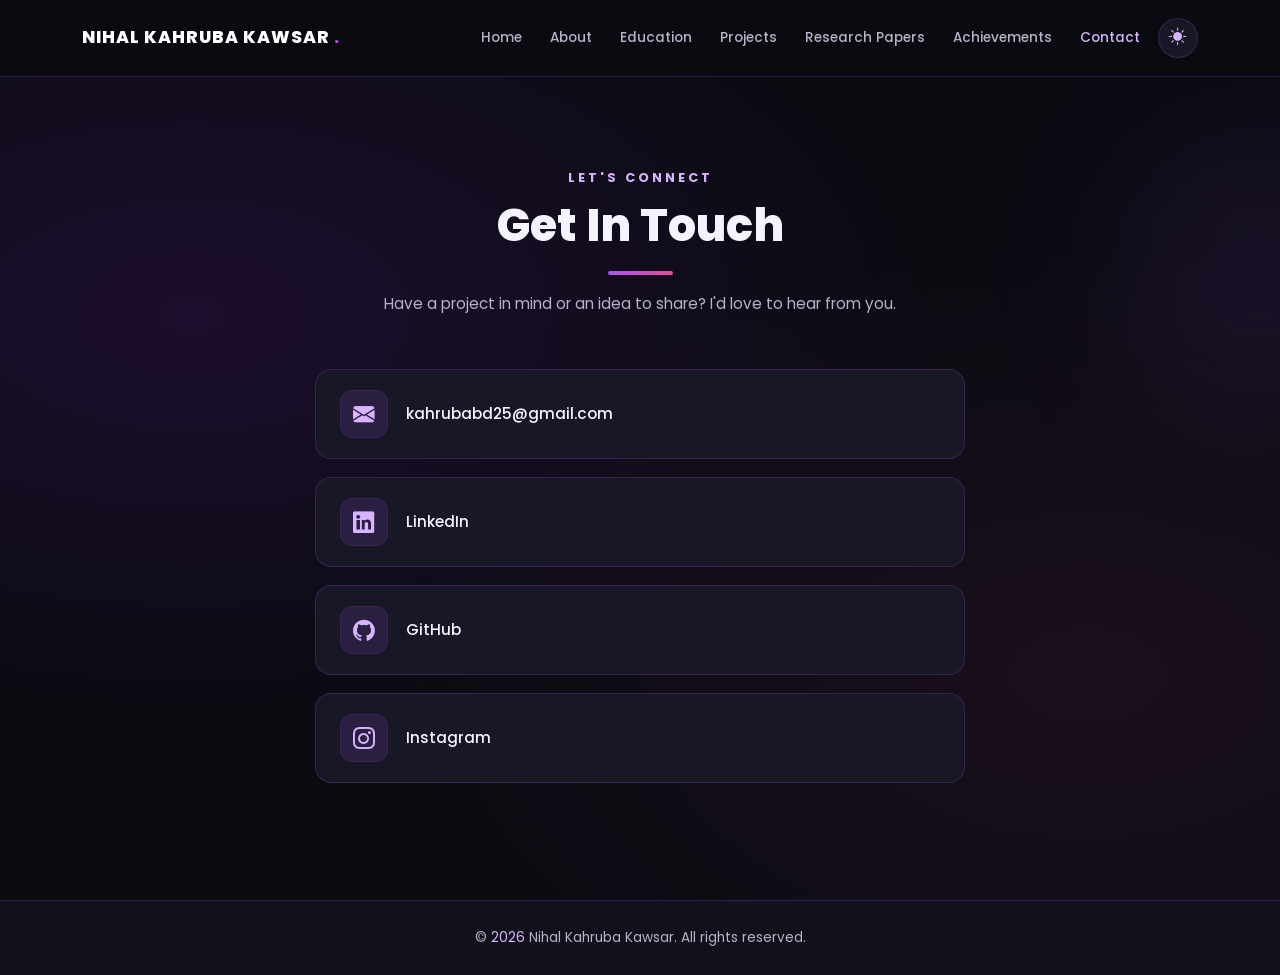
<file: contact.html>
<!DOCTYPE html>
<html lang="en">

<head>
    <meta charset="UTF-8">
    <meta name="viewport" content="width=device-width, initial-scale=1.0">

    <meta name="description"
        content="Contact Nihal Kahruba Kawsar for projects, collaborations, and professional inquiries.">

    <meta name="author" content="Nihal Kahruba Kawsar">

    <title>Contact | Nihal Kahruba Kawsar</title>

    <!-- Bootstrap 5.3.3 CSS -->
    <link
        href="https://cdn.jsdelivr.net/npm/bootstrap@5.3.3/dist/css/bootstrap.min.css"
        rel="stylesheet">

    <!-- Bootstrap Icons -->
    <link
        rel="stylesheet"
        href="https://cdn.jsdelivr.net/npm/bootstrap-icons@1.11.3/font/bootstrap-icons.min.css">

    <!-- Google Fonts -->
    <link rel="preconnect" href="https://fonts.googleapis.com">
    <link rel="preconnect" href="https://fonts.gstatic.com" crossorigin>

    <link
        href="https://fonts.googleapis.com/css2?family=Poppins:wght@300;400;500;600;700;800&display=swap"
        rel="stylesheet">

    <!-- Main Website CSS -->
    <link rel="stylesheet" href="index.css">

    <!-- Contact Page CSS -->
    <link rel="stylesheet" href="contact.css">
</head>

<body>

    <!-- ================= HEADER / NAVBAR ================= -->

    <header>
        <nav class="navbar navbar-expand-lg fixed-top custom-navbar">

            <div class="container">

                <!-- Logo / Name -->
                <a class="navbar-brand logo" href="index.html#home">
                    NIHAL KAHRUBA KAWSAR
                </a>

                <!-- Mobile Hamburger Toggle -->
                <button
                    class="navbar-toggler"
                    type="button"
                    data-bs-toggle="collapse"
                    data-bs-target="#navbarMenu"
                    aria-controls="navbarMenu"
                    aria-expanded="false"
                    aria-label="Toggle navigation">

                    <span class="navbar-toggler-icon"></span>

                </button>

                <!-- Navigation Links -->
                <div class="collapse navbar-collapse" id="navbarMenu">

                    <ul class="navbar-nav ms-auto">

                        <li class="nav-item">
                            <a class="nav-link" href="index.html#home">
                                Home
                            </a>
                        </li>

                        <li class="nav-item">
                            <a class="nav-link" href="about.html">
                                About
                            </a>
                        </li>

                        <li class="nav-item">
                            <a class="nav-link" href="education.html">
                                Education
                            </a>
                        </li>

                        <li class="nav-item">
                            <a class="nav-link" href="projects.html">
                                Projects
                            </a>
                        </li>

                        <li class="nav-item">
                            <a class="nav-link" href="research.html">
                                Research Papers
                            </a>
                        </li>

                        <li class="nav-item">
                            <a class="nav-link" href="achievements.html">
                                Achievements
                            </a>
                        </li>

                        <li class="nav-item">
                            <a class="nav-link active"
                               href="contact.html"
                               aria-current="page">
                                Contact
                            </a>
                        </li>

                    </ul>
<li class="nav-item theme-toggle-item">
    <button
        type="button"
        id="themeToggle"
        class="theme-toggle"
        aria-label="Switch to light theme"
        title="Switch theme">
        <i class="bi bi-sun-fill" id="themeIcon"></i>
    </button>
</li>
                </div>

            </div>

        </nav>
    </header>


    <!-- ================= MAIN CONTENT ================= -->

    <main>

        <!-- ================= CONTACT ================= -->

        <section id="contact" class="section contact-section">

            <div class="container">

                <!-- Section Heading -->
                <div class="section-heading text-center">

                    <p class="section-label">
                        LET'S CONNECT
                    </p>

                    <h2>Get In Touch</h2>

                    <p>
                        Have a project in mind or an idea to share?
                        I'd love to hear from you.
                    </p>

                </div>

                <!-- Contact Links -->
                <div class="contact-links">

                    <!-- Email -->
                    <a
                        href="mailto:kahrubabd25@gmail.com"
                        class="contact-link">

                        <i class="bi bi-envelope-fill"
                           aria-hidden="true"></i>

                        <span>kahrubabd25@gmail.com</span>

                    </a>

                    <!-- LinkedIn -->
                    <a
                        href="https://www.linkedin.com/in/nihal-kahruba-7176432a9/"
                        target="_blank"
                        rel="noopener noreferrer"
                        class="contact-link">

                        <i class="bi bi-linkedin"
                           aria-hidden="true"></i>

                        <span>LinkedIn</span>

                    </a>

                    <!-- GitHub -->
                    <a
                        href="https://github.com/kahruba"
                        target="_blank"
                        rel="noopener noreferrer"
                        class="contact-link">

                        <i class="bi bi-github"
                           aria-hidden="true"></i>

                        <span>GitHub</span>

                    </a>

                    <!-- Instagram -->
                    <a
                        href="https://www.instagram.com/kahrubaaa___/"
                        target="_blank"
                        rel="noopener noreferrer"
                        class="contact-link">

                        <i class="bi bi-instagram"
                           aria-hidden="true"></i>

                        <span>Instagram</span>

                    </a>

                </div>

            </div>

        </section>

    </main>


    <!-- ================= FOOTER ================= -->

    <footer class="footer">

        <div class="container text-center">

            <p>
                &copy; <span id="currentYear"></span>
                Nihal Kahruba Kawsar. All rights reserved.
            </p>

        </div>

    </footer>


    <!-- ================= JAVASCRIPT ================= -->

    <!-- Bootstrap JavaScript Bundle -->
    <script
        src="https://cdn.jsdelivr.net/npm/bootstrap@5.3.3/dist/js/bootstrap.bundle.min.js">
    </script>

    <!-- Contact Page JavaScript -->
    <script src="contact.js"></script>

</body>

</html>
</file>
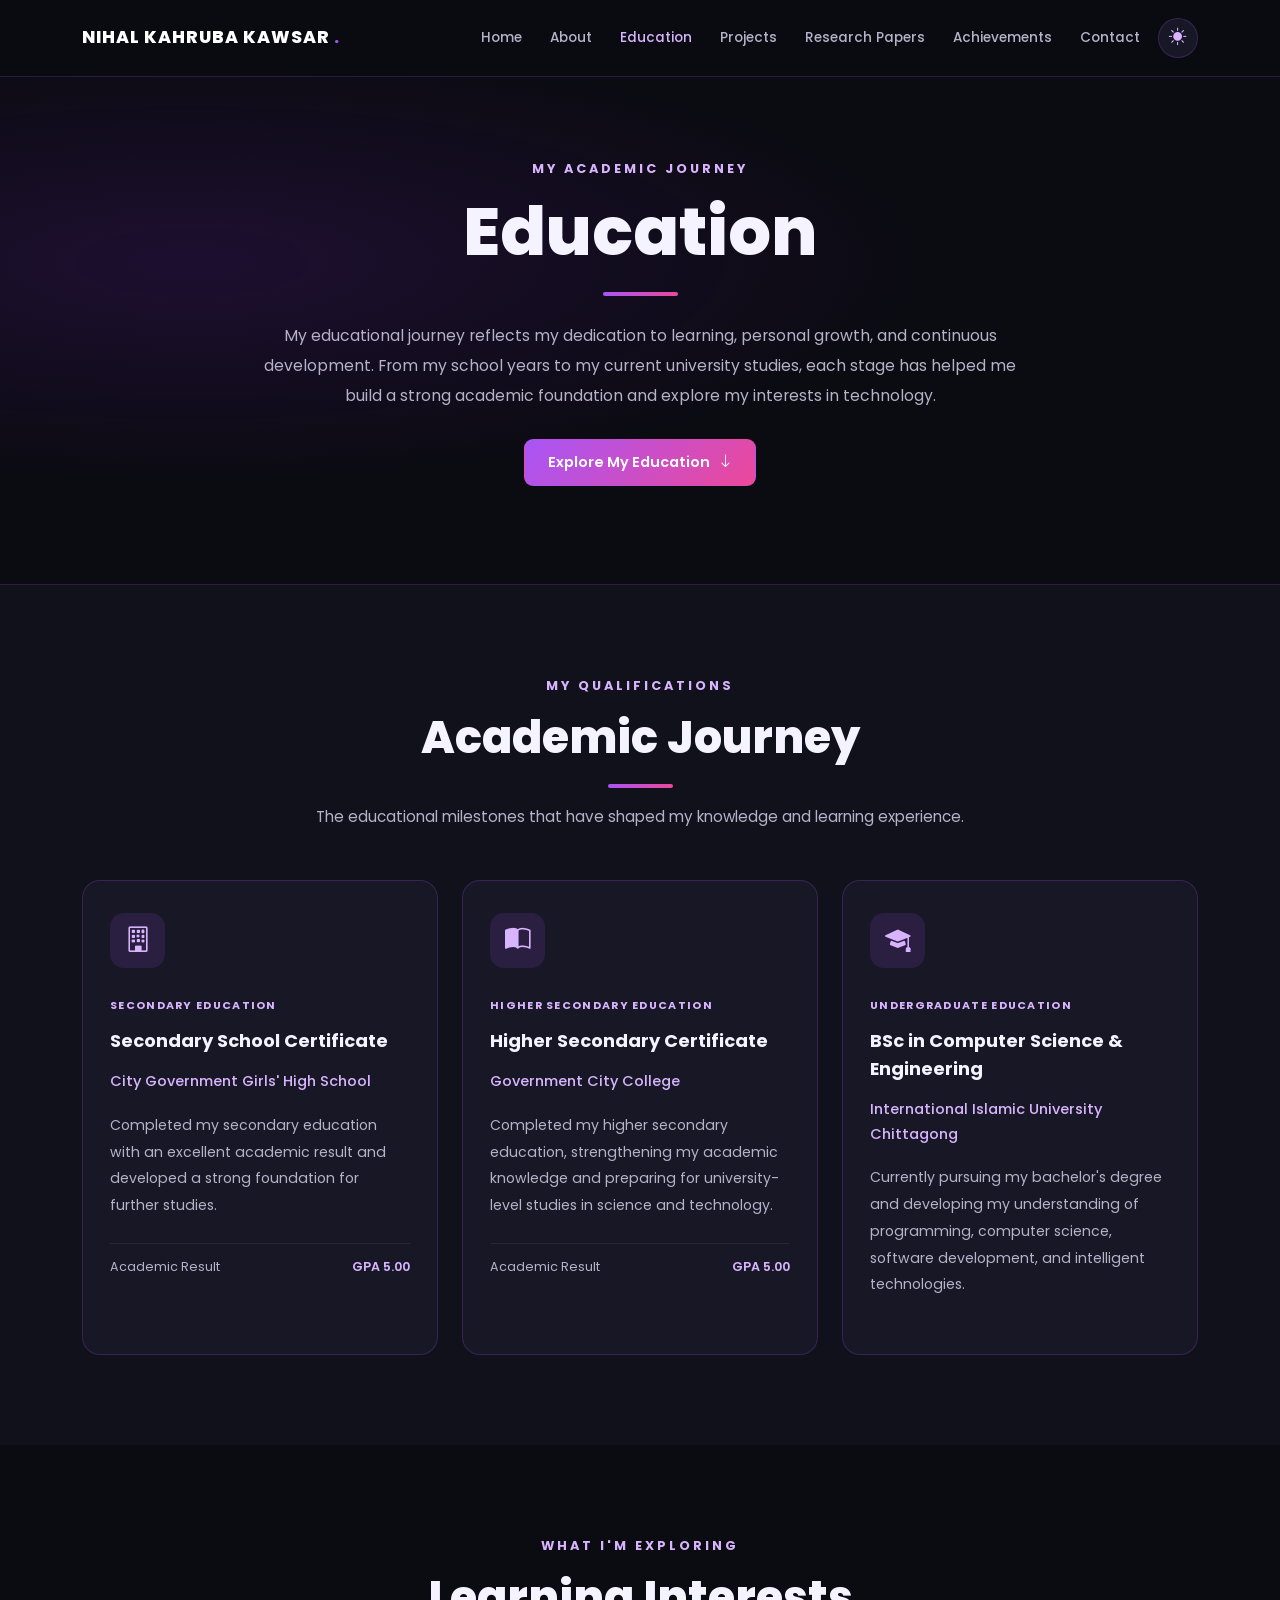
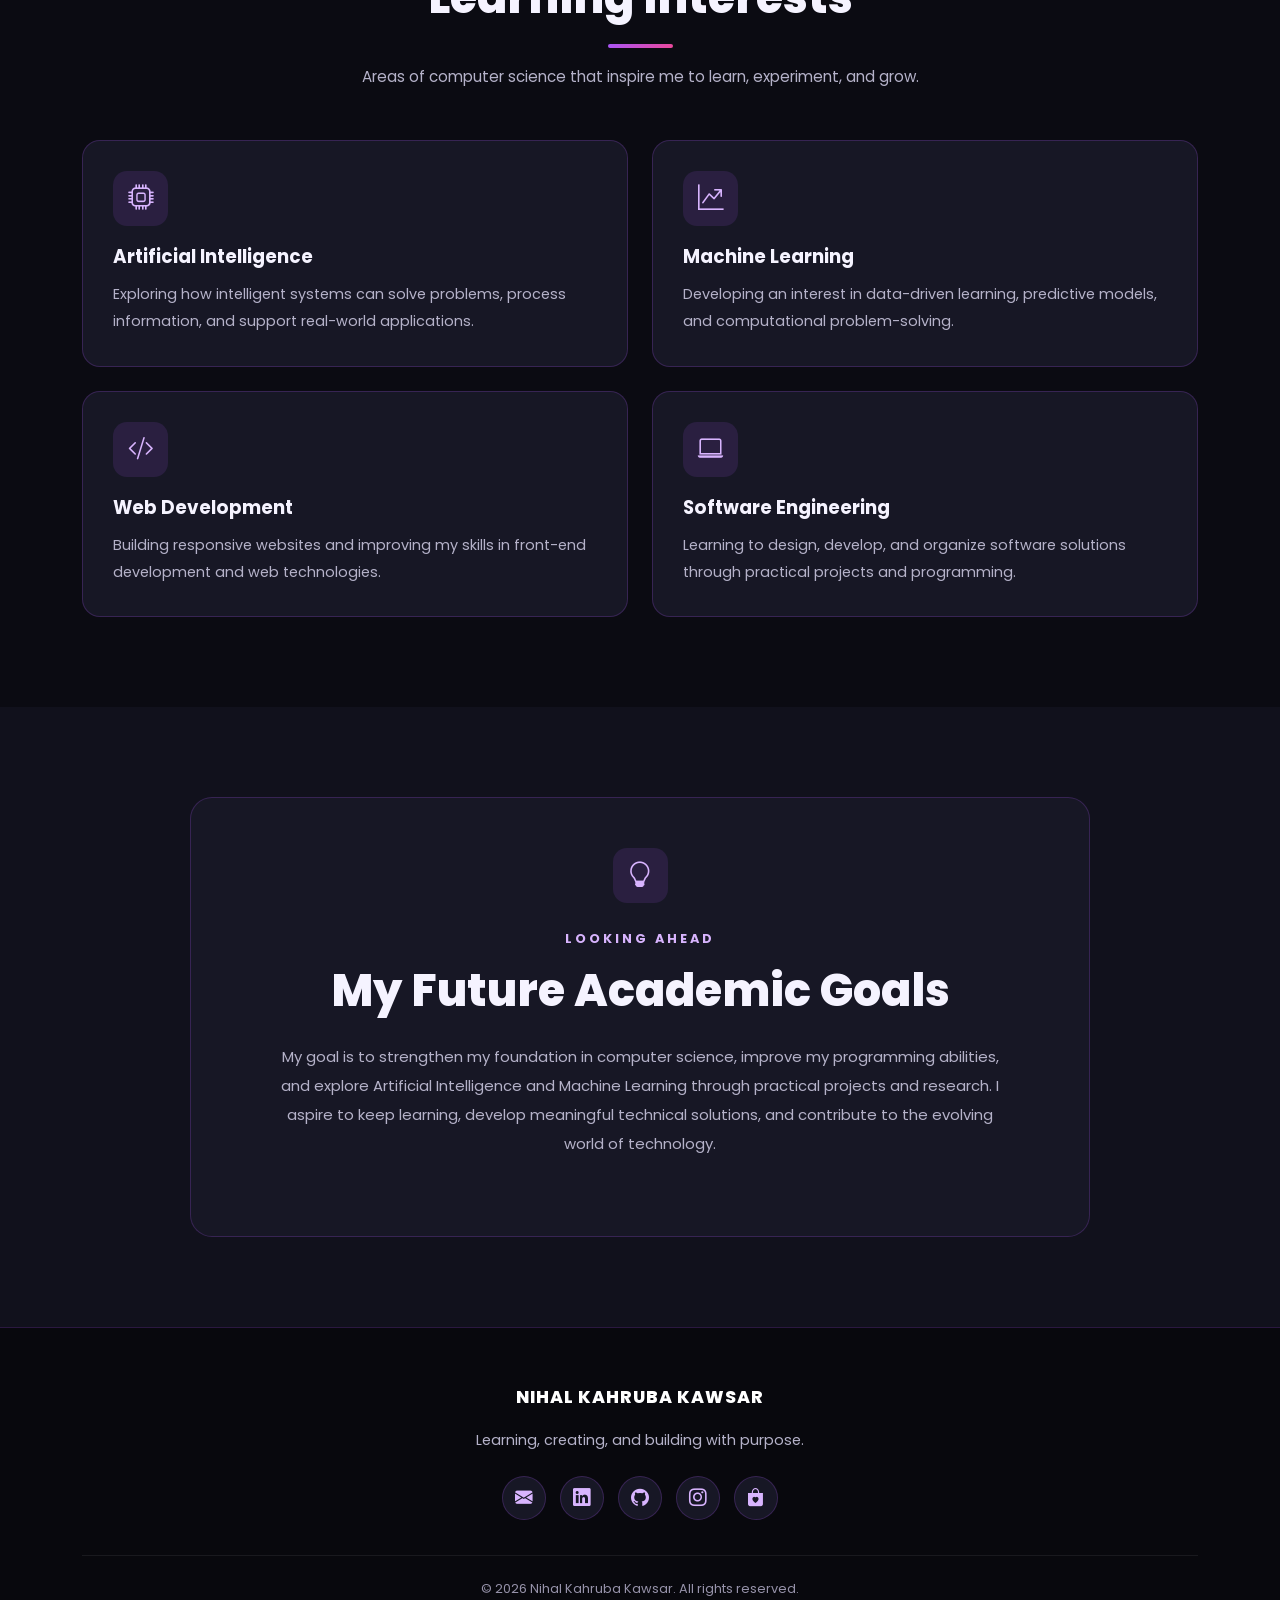
<file: education.html>
<!DOCTYPE html>
<html lang="en">

<head>
    <meta charset="UTF-8">
    <meta name="viewport" content="width=device-width, initial-scale=1.0">

    <meta name="description"
        content="Explore the academic journey, educational background, and learning interests of Nihal Kahruba Kawsar.">

    <meta name="author" content="Nihal Kahruba Kawsar">

    <title>Education | Nihal Kahruba Kawsar</title>

    <!-- Bootstrap CSS -->
    <link
        href="https://cdn.jsdelivr.net/npm/bootstrap@5.3.3/dist/css/bootstrap.min.css"
        rel="stylesheet">

    <!-- Bootstrap Icons -->
    <link
        rel="stylesheet"
        href="https://cdn.jsdelivr.net/npm/bootstrap-icons@1.11.3/font/bootstrap-icons.min.css">

    <!-- Google Fonts -->
    <link rel="preconnect" href="https://fonts.googleapis.com">
    <link rel="preconnect" href="https://fonts.gstatic.com" crossorigin>

    <link
        href="https://fonts.googleapis.com/css2?family=Poppins:wght@300;400;500;600;700;800&display=swap"
        rel="stylesheet">

    <!-- Custom CSS -->
    <link rel="stylesheet" href="education.css">
</head>

<body>

    <!-- ================= HEADER / NAVBAR ================= -->

    <header>
        <nav class="navbar navbar-expand-lg fixed-top custom-navbar">
            <div class="container">

                <a class="navbar-brand logo" href="index.html#home">
                    NIHAL KAHRUBA KAWSAR
                </a>

                <button
                    class="navbar-toggler"
                    type="button"
                    data-bs-toggle="collapse"
                    data-bs-target="#navbarMenu"
                    aria-controls="navbarMenu"
                    aria-expanded="false"
                    aria-label="Toggle navigation">

                    <span class="navbar-toggler-icon"></span>
                </button>

                <div class="collapse navbar-collapse" id="navbarMenu">
                    <ul class="navbar-nav ms-auto">

                        <li class="nav-item">
                            <a class="nav-link" href="index.html#home">
                                Home
                            </a>
                        </li>

                        <li class="nav-item">
                            <a class="nav-link" href="about.html">
                                About
                            </a>
                        </li>

                        <li class="nav-item">
                            <a class="nav-link active" href="education.html"
                                aria-current="page">
                                Education
                            </a>
                        </li>

                        <li class="nav-item">
                            <a class="nav-link" href="projects.html">
                                Projects
                            </a>
                        </li>

                        <li class="nav-item">
                            <a class="nav-link" href="research.html">
                                Research Papers
                            </a>
                        </li>

                        <li class="nav-item">
                            <a class="nav-link" href="achievements.html">
                                Achievements
                            </a>
                        </li>

                        <li class="nav-item">
                            <a class="nav-link" href="contact.html">
                                Contact
                            </a>
                        </li>

                    </ul>
                    <li class="nav-item theme-toggle-item">
    <button
        type="button"
        id="themeToggle"
        class="theme-toggle"
        aria-label="Switch to light theme"
        title="Switch theme">
        <i class="bi bi-sun-fill" id="themeIcon"></i>
    </button>
</li>
                </div>

            </div>
        </nav>
    </header>


    <!-- ================= MAIN CONTENT ================= -->

    <main>

        <!-- ================= EDUCATION HERO ================= -->

        <section class="education-hero">
            <div class="container">

                <div class="education-hero-content">

                    <p class="section-label">
                        MY ACADEMIC JOURNEY
                    </p>

                    <h1>Education</h1>

                    <p class="hero-description">
                        My educational journey reflects my dedication to
                        learning, personal growth, and continuous development.
                        From my school years to my current university studies,
                        each stage has helped me build a strong academic
                        foundation and explore my interests in technology.
                    </p>

                    <a href="#academic-journey"
                        class="btn btn-primary custom-btn">
                        Explore My Education
                        <i class="bi bi-arrow-down"></i>
                    </a>

                </div>

            </div>
        </section>


        <!-- ================= ACADEMIC JOURNEY ================= -->

        <section id="academic-journey" class="section academic-section">
            <div class="container">

                <div class="section-heading text-center">

                    <p class="section-label">
                        MY QUALIFICATIONS
                    </p>

                    <h2>Academic Journey</h2>

                    <p>
                        The educational milestones that have shaped
                        my knowledge and learning experience.
                    </p>

                </div>

                <div class="row g-4">

                    <!-- SSC -->

                    <div class="col-12 col-md-6 col-lg-4">
                        <div class="info-card h-100">

                            <div class="card-icon">
                                <i class="bi bi-building"></i>
                            </div>

                            <span class="education-level">
                                SECONDARY EDUCATION
                            </span>

                            <h3>
                                Secondary School Certificate
                            </h3>

                            <h4>
                                <a href="https://citygghs.edu.bd/"
                                    target="_blank"
                                    rel="noopener noreferrer">
                                    City Government Girls' High School
                                </a>
                            </h4>

                            <p>
                                Completed my secondary education with
                                an excellent academic result and
                                developed a strong foundation for
                                further studies.
                            </p>

                        

                            <div class="education-details">
                                <span>Academic Result</span>
                                <strong>GPA 5.00</strong>
                            </div>

                        </div>
                    </div>


                    <!-- HSC -->

                    <div class="col-12 col-md-6 col-lg-4">
                        <div class="info-card h-100">

                            <div class="card-icon">
                                <i class="bi bi-book-half"></i>
                            </div>

                            <span class="education-level">
                                HIGHER SECONDARY EDUCATION
                            </span>

                            <h3>
                                Higher Secondary Certificate
                            </h3>

                            <h4>
                                <a href="https://gccc.edu.bd/"
                                    target="_blank"
                                    rel="noopener noreferrer">
                                    Government City College
                                </a>
                            </h4>

                            <p>
                                Completed my higher secondary education,
                                strengthening my academic knowledge
                                and preparing for university-level
                                studies in science and technology.
                            </p>

                            

                            <div class="education-details">
                                <span>Academic Result</span>
                                <strong>GPA 5.00</strong>
                            </div>

                        </div>
                    </div>


                    <!-- Bachelor's Degree -->

                    <div class="col-12 col-md-6 col-lg-4">
                        <div class="info-card h-100">

                            <div class="card-icon">
                                <i class="bi bi-mortarboard-fill"></i>
                            </div>

                            <span class="education-level">
                                UNDERGRADUATE EDUCATION
                            </span>

                            <h3>
                                BSc in Computer Science & Engineering
                            </h3>

                            <h4>
                                <a href="https://www.iiuc.ac.bd/"
                                    target="_blank"
                                    rel="noopener noreferrer">
                                    International Islamic University
                                    Chittagong
                                </a>
                            </h4>

                            <p>
                                Currently pursuing my bachelor's degree
                                and developing my understanding of
                                programming, computer science,
                                software development, and intelligent
                                technologies.
                            </p>

                            

                        </div>
                    </div>

                </div>

            </div>
        </section>


        <!-- ================= LEARNING INTERESTS ================= -->

        <section class="section interests-section">
            <div class="container">

                <div class="section-heading text-center">

                    <p class="section-label">
                        WHAT I'M EXPLORING
                    </p>

                    <h2>Learning Interests</h2>

                    <p>
                        Areas of computer science that inspire me
                        to learn, experiment, and grow.
                    </p>

                </div>

                <div class="row g-4">

                    <!-- Artificial Intelligence -->

                    <div class="col-12 col-md-6">
                        <div class="interest-card h-100">

                            <div class="card-icon">
                                <i class="bi bi-cpu"></i>
                            </div>

                            <h3>Artificial Intelligence</h3>

                            <p>
                                Exploring how intelligent systems
                                can solve problems, process information,
                                and support real-world applications.
                            </p>

                        </div>
                    </div>


                    <!-- Machine Learning -->

                    <div class="col-12 col-md-6">
                        <div class="interest-card h-100">

                            <div class="card-icon">
                                <i class="bi bi-graph-up-arrow"></i>
                            </div>

                            <h3>Machine Learning</h3>

                            <p>
                                Developing an interest in data-driven
                                learning, predictive models, and
                                computational problem-solving.
                            </p>

                        </div>
                    </div>


                    <!-- Web Development -->

                    <div class="col-12 col-md-6">
                        <div class="interest-card h-100">

                            <div class="card-icon">
                                <i class="bi bi-code-slash"></i>
                            </div>

                            <h3>Web Development</h3>

                            <p>
                                Building responsive websites and
                                improving my skills in front-end
                                development and web technologies.
                            </p>

                        </div>
                    </div>


                    <!-- Software Engineering -->

                    <div class="col-12 col-md-6">
                        <div class="interest-card h-100">

                            <div class="card-icon">
                                <i class="bi bi-laptop"></i>
                            </div>

                            <h3>Software Engineering</h3>

                            <p>
                                Learning to design, develop, and
                                organize software solutions through
                                practical projects and programming.
                            </p>

                        </div>
                    </div>

                </div>

            </div>
        </section>


        <!-- ================= FUTURE GOALS ================= -->

        <section class="section goals-section">
            <div class="container">

                <div class="goals-card text-center">

                    <div class="card-icon mx-auto">
                        <i class="bi bi-lightbulb"></i>
                    </div>

                    <p class="section-label">
                        LOOKING AHEAD
                    </p>

                    <h2>My Future Academic Goals</h2>

                    <p>
                        My goal is to strengthen my foundation in
                        computer science, improve my programming
                        abilities, and explore Artificial Intelligence
                        and Machine Learning through practical projects
                        and research. I aspire to keep learning,
                        develop meaningful technical solutions,
                        and contribute to the evolving world of
                        technology.
                    </p>

                </div>

            </div>
        </section>

    </main>


    <!-- ================= FOOTER ================= -->

    <footer class="footer">
        <div class="container">

            <div class="footer-content">

                <a href="index.html#home" class="footer-logo">
                    NIHAL KAHRUBA KAWSAR
                </a>

                <p>
                    Learning, creating, and building with purpose.
                </p>

                <div class="footer-socials">

                    <a href="mailto:kahrubabd25@gmail.com"
                        aria-label="Email">
                        <i class="bi bi-envelope-fill"></i>
                    </a>

                    <a href="https://www.linkedin.com/in/nihal-kahruba-7176432a9/"
                        target="_blank"
                        rel="noopener noreferrer"
                        aria-label="LinkedIn">
                        <i class="bi bi-linkedin"></i>
                    </a>

                    <a href="https://github.com/kahruba"
                        target="_blank"
                        rel="noopener noreferrer"
                        aria-label="GitHub">
                        <i class="bi bi-github"></i>
                    </a>

                    <a href="https://www.instagram.com/kahrubaaa___/"
                        target="_blank"
                        rel="noopener noreferrer"
                        aria-label="Instagram">
                        <i class="bi bi-instagram"></i>
                    </a>

                    <a href="https://www.instagram.com/clarisse.official_/"
                        target="_blank"
                        rel="noopener noreferrer"
                        aria-label="CLARISSE Instagram">
                        <i class="bi bi-bag-heart-fill"></i>
                    </a>

                </div>

                <div class="footer-bottom">
                    <p>
                        &copy; <span id="currentYear"></span>
                        Nihal Kahruba Kawsar. All rights reserved.
                    </p>
                </div>

            </div>

        </div>
    </footer>


    <!-- Bootstrap JavaScript -->
    <script
        src="https://cdn.jsdelivr.net/npm/bootstrap@5.3.3/dist/js/bootstrap.bundle.min.js">
    </script>

    <!-- Custom JavaScript -->
    <script src="education.js"></script>

</body>
</html>
</file>
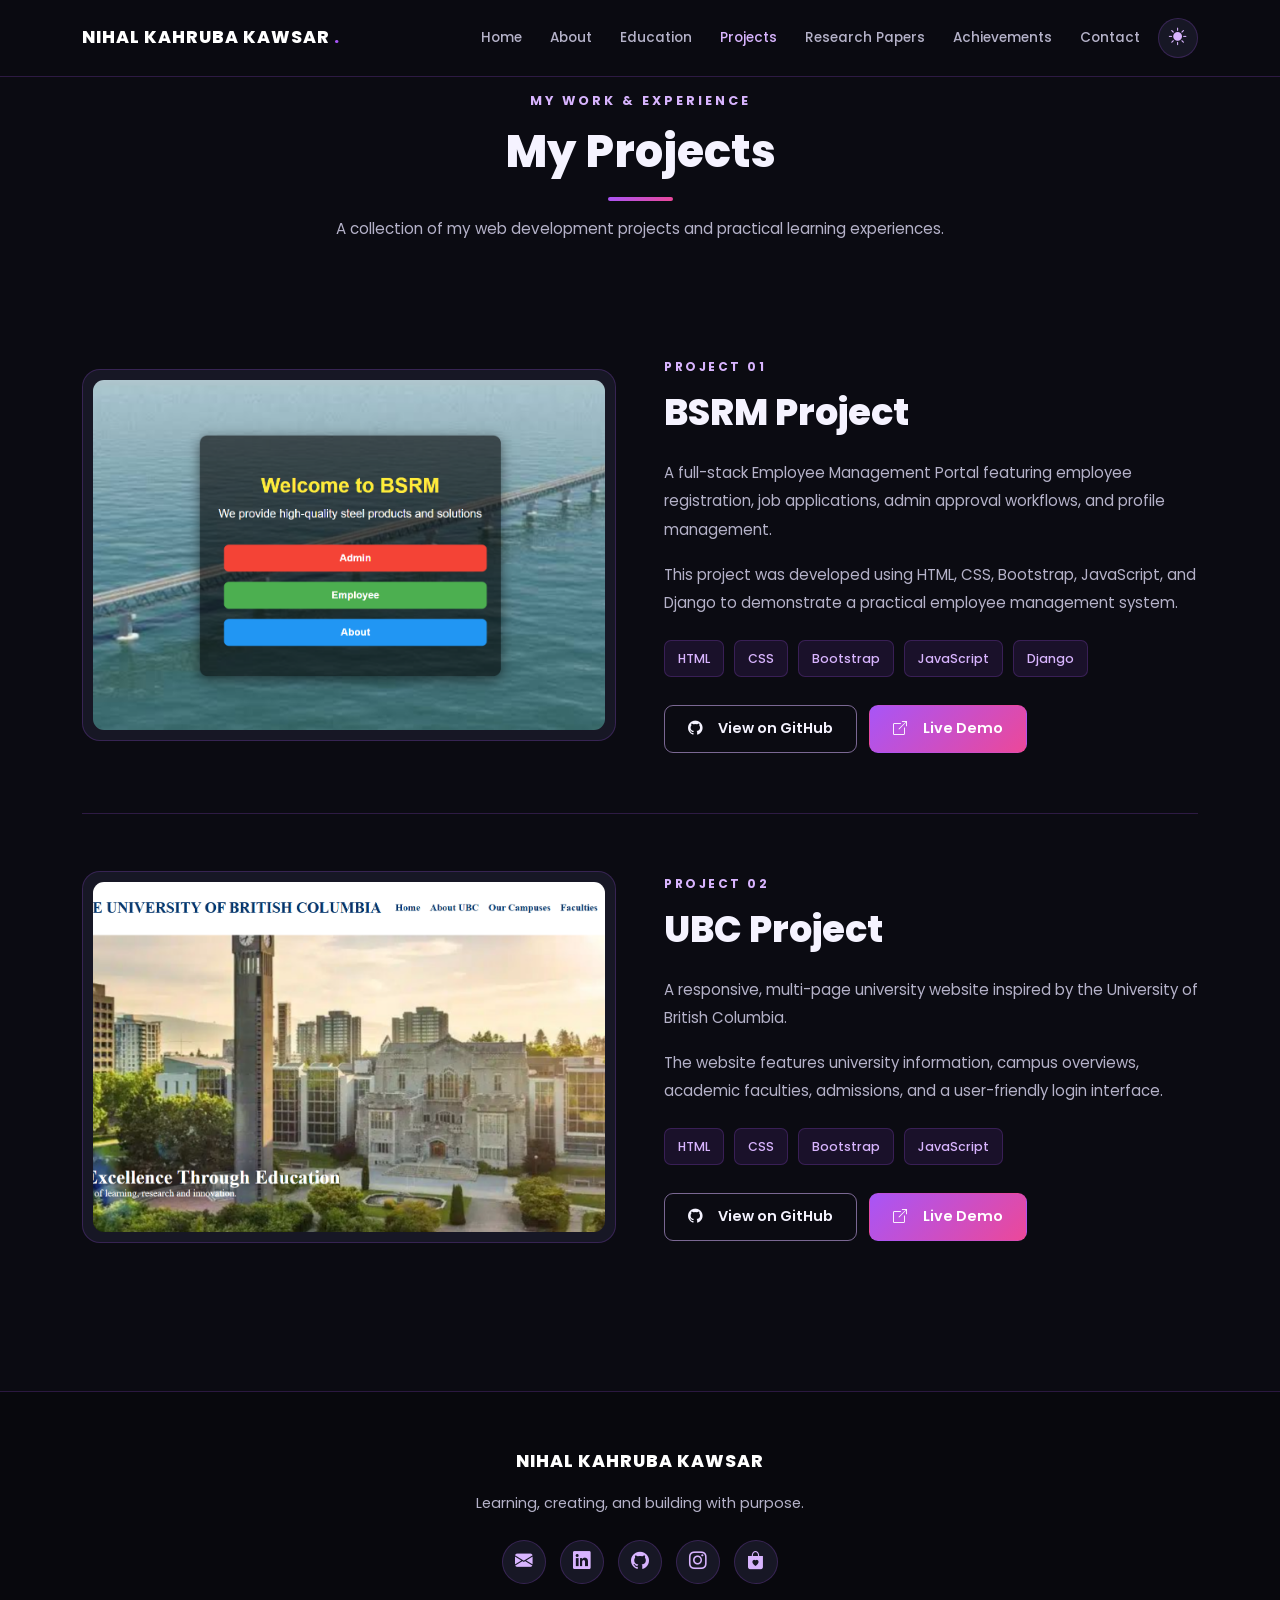
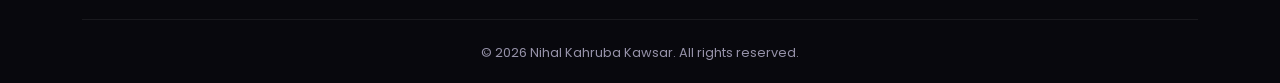
<file: projects.html>
<!DOCTYPE html>
<html lang="en">

<head>
    <meta charset="UTF-8">
    <meta name="viewport" content="width=device-width, initial-scale=1.0">

    <meta name="description"
        content="Explore the academic and technical projects of Nihal Kahruba Kawsar, a CSE student and aspiring AI & ML enthusiast.">

    <meta name="author" content="Nihal Kahruba Kawsar">

    <title>Projects | Nihal Kahruba Kawsar</title>

    <!-- Bootstrap 5.3.3 CSS -->
    <link
        href="https://cdn.jsdelivr.net/npm/bootstrap@5.3.3/dist/css/bootstrap.min.css"
        rel="stylesheet">

    <!-- Bootstrap Icons -->
    <link
        rel="stylesheet"
        href="https://cdn.jsdelivr.net/npm/bootstrap-icons@1.11.3/font/bootstrap-icons.min.css">

    <!-- Google Fonts -->
    <link rel="preconnect" href="https://fonts.googleapis.com">
    <link rel="preconnect" href="https://fonts.gstatic.com" crossorigin>

    <link
        href="https://fonts.googleapis.com/css2?family=Poppins:wght@300;400;500;600;700;800&display=swap"
        rel="stylesheet">

    <!-- Projects CSS -->
    <link rel="stylesheet" href="projects.css">
</head>

<body>

    <!-- ================= HEADER / NAVBAR ================= -->

    <header>
        <nav class="navbar navbar-expand-lg fixed-top custom-navbar">
            <div class="container">

                <!-- Logo -->
                <a class="navbar-brand logo" href="index.html#home">
                    NIHAL KAHRUBA KAWSAR
                </a>

                <!-- Mobile Hamburger Toggle -->
                <button
                    class="navbar-toggler"
                    type="button"
                    data-bs-toggle="collapse"
                    data-bs-target="#navbarMenu"
                    aria-controls="navbarMenu"
                    aria-expanded="false"
                    aria-label="Toggle navigation">

                    <span class="navbar-toggler-icon"></span>
                </button>

                <!-- Navigation Links -->
                <div class="collapse navbar-collapse" id="navbarMenu">
                    <ul class="navbar-nav ms-auto">

                        <li class="nav-item">
                            <a class="nav-link" href="index.html#home">Home</a>
                        </li>

                        <li class="nav-item">
                            <a class="nav-link" href="about.html">About</a>
                        </li>

                        <li class="nav-item">
                            <a class="nav-link" href="education.html">Education</a>
                        </li>

                        <li class="nav-item">
                            <a class="nav-link active" href="projects.html"
                                aria-current="page">Projects</a>
                        </li>

                        <li class="nav-item">
                            <a class="nav-link" href="research.html">Research Papers</a>
                        </li>

                        <li class="nav-item">
                            <a class="nav-link" href="achievements.html">Achievements</a>
                        </li>

                        <li class="nav-item">
                            <a class="nav-link" href="contact.html">Contact</a>
                        </li>

                    </ul>
                    <li class="nav-item theme-toggle-item">
    <button
        type="button"
        id="themeToggle"
        class="theme-toggle"
        aria-label="Switch to light theme"
        title="Switch theme">
        <i class="bi bi-sun-fill" id="themeIcon"></i>
    </button>
</li>
                </div>

            </div>
        </nav>
    </header>


    <!-- ================= MAIN CONTENT ================= -->

    <main>

        <!-- ================= PROJECTS ================= -->

        <section id="project-list" class="section projects-section">
            <div class="container">

                <div class="section-heading text-center">
                    <p class="section-label">MY WORK & EXPERIENCE</p>
                    <h2>My Projects</h2>
                    <p>
                        A collection of my web development projects and
                        practical learning experiences.
                    </p>
                </div>


                <!-- ================= BSRM PROJECT ================= -->

                <section class="project-item" id="bsrm-project">

                    <div class="row align-items-center g-4 g-lg-5">

                        <!-- BSRM Image -->
                        <div class="col-12 col-lg-6">

                            <div class="project-image-wrapper">

                                <img
                                    src="images/bsrm/bsrm.png"
                                    alt="BSRM Employee Management Portal project preview"
                                    class="project-image img-fluid"
                                    loading="lazy">

                            </div>

                        </div>

                        <!-- BSRM Details -->
                        <div class="col-12 col-lg-6">

                            <div class="project-content">

                                <p class="project-category">PROJECT 01</p>

                                <h3>BSRM Project</h3>

                                <p class="project-description">
                                    A full-stack Employee Management Portal
                                    featuring employee registration, job
                                    applications, admin approval workflows,
                                    and profile management.
                                </p>

                                <p class="project-description">
                                    This project was developed using HTML,
                                    CSS, Bootstrap, JavaScript, and Django
                                    to demonstrate a practical employee
                                    management system.
                                </p>

                                <!-- Technologies -->
                                <div class="project-technologies">
                                    <span>HTML</span>
                                    <span>CSS</span>
                                    <span>Bootstrap</span>
                                    <span>JavaScript</span>
                                    <span>Django</span>
                                </div>

                                <!-- Project Links -->
                                <div class="project-buttons">

                                    <a
                                        href="https://github.com/kahruba/BSRM_Website_Project"
                                        target="_blank"
                                        rel="noopener noreferrer"
                                        class="btn btn-outline-light custom-btn">

                                        <i class="bi bi-github me-2"></i>
                                        View on GitHub
                                    </a>

                                    <a
                                        href="https://kahruba.github.io/BSRM_Website_Project/"
                                        target="_blank"
                                        rel="noopener noreferrer"
                                        class="btn btn-primary custom-btn">

                                        <i class="bi bi-box-arrow-up-right me-2"></i>
                                        Live Demo
                                    </a>

                                </div>

                            </div>

                        </div>

                    </div>

                </section>


                <!-- ================= UBC PROJECT ================= -->

                <section class="project-item" id="ubc-project">

                    <div class="row align-items-center g-4 g-lg-5">

                        <!-- UBC Image -->
                        <div class="col-12 col-lg-6">

                            <div class="project-image-wrapper">

                                <img
                                    src="images/ubc/ubc.png"
                                    alt="University of British Columbia inspired website project preview"
                                    class="project-image img-fluid"
                                    loading="lazy">

                            </div>

                        </div>

                        <!-- UBC Details -->
                        <div class="col-12 col-lg-6">

                            <div class="project-content">

                                <p class="project-category">PROJECT 02</p>

                                <h3>UBC Project</h3>

                                <p class="project-description">
                                    A responsive, multi-page university
                                    website inspired by the University
                                    of British Columbia.
                                </p>

                                <p class="project-description">
                                    The website features university
                                    information, campus overviews,
                                    academic faculties, admissions,
                                    and a user-friendly login interface.
                                </p>

                                <!-- Technologies -->
                                <div class="project-technologies">
                                    <span>HTML</span>
                                    <span>CSS</span>
                                    <span>Bootstrap</span>
                                    <span>JavaScript</span>
                                </div>

                                <!-- Project Links -->
                                <div class="project-buttons">

                                    <a
                                        href="https://github.com/kahruba/UBC_Website_Project"
                                        target="_blank"
                                        rel="noopener noreferrer"
                                        class="btn btn-outline-light custom-btn">

                                        <i class="bi bi-github me-2"></i>
                                        View on GitHub
                                    </a>

                                    <a
                                        href="https://kahruba.github.io/UBC_Website_Project/"
                                        target="_blank"
                                        rel="noopener noreferrer"
                                        class="btn btn-primary custom-btn">

                                        <i class="bi bi-box-arrow-up-right me-2"></i>
                                        Live Demo
                                    </a>

                                </div>

                            </div>

                        </div>

                    </div>

                </section>
        

        </main>
    <!-- ================= FOOTER ================= -->

    <footer class="footer">
        <div class="container">

            <div class="footer-content">

                <a href="index.html#home" class="footer-logo">
                    NIHAL KAHRUBA KAWSAR
                </a>

                <p>
                    Learning, creating, and building with purpose.
                </p>

                <!-- Social Links -->
                <div class="footer-socials">

                    <a
                        href="mailto:kahrubabd25@gmail.com"
                        aria-label="Email">

                        <i class="bi bi-envelope-fill"></i>
                    </a>

                    <a
                        href="https://www.linkedin.com/in/nihal-kahruba-7176432a9/"
                        target="_blank"
                        rel="noopener noreferrer"
                        aria-label="LinkedIn">

                        <i class="bi bi-linkedin"></i>
                    </a>

                    <a
                        href="https://github.com/kahruba"
                        target="_blank"
                        rel="noopener noreferrer"
                        aria-label="GitHub">

                        <i class="bi bi-github"></i>
                    </a>

                    <a
                        href="https://www.instagram.com/kahrubaaa___/"
                        target="_blank"
                        rel="noopener noreferrer"
                        aria-label="Instagram">

                        <i class="bi bi-instagram"></i>
                    </a>

                    <a
                        href="https://www.instagram.com/clarisse.official_/"
                        target="_blank"
                        rel="noopener noreferrer"
                        aria-label="CLARISSE Instagram">

                        <i class="bi bi-bag-heart-fill"></i>
                    </a>

                </div>

                <!-- Copyright -->
                <div class="footer-bottom">

                    <p>
                        &copy; <span id="currentYear"></span>
                        Nihal Kahruba Kawsar. All rights reserved.
                    </p>

                </div>

            </div>

        </div>
    </footer>


    <!-- ================= JAVASCRIPT ================= -->

    <!-- Bootstrap JavaScript Bundle: Navbar Toggle -->
    <script
        src="https://cdn.jsdelivr.net/npm/bootstrap@5.3.3/dist/js/bootstrap.bundle.min.js">
    </script>

    <!-- Projects JavaScript -->
    <script src="projects.js"></script>

</body>
</html>
</file>
<file: index.css>
/* =====================================================
   1. GOOGLE FONT & GLOBAL STYLES
===================================================== */

:root {
    --bg-color: #0b0b12;
    --bg-secondary: #11111c;
    --card-color: #171725;
    --primary-color: #a855f7;
    --secondary-color: #d8b4fe;
    --text-color: #f5f3ff;
    --text-muted: #b5b2c9;
    --border-color: rgba(168, 85, 247, 0.22);
    --gradient: linear-gradient(135deg, #a855f7, #ec4899);
    --transition: all 0.3s ease;
}

* {
    margin: 0;
    padding: 0;
    box-sizing: border-box;
}

html {
    scroll-behavior: auto;
    scroll-padding-top: 85px;
}

body {
    font-family: 'Poppins', sans-serif;
    background-color: var(--bg-color);
    color: var(--text-color);
    line-height: 1.7;
    overflow-x: hidden;
}

img {
    max-width: 100%;
    display: block;
}

a {
    text-decoration: none;
    color: inherit;
}

button,
a {
    -webkit-tap-highlight-color: transparent;
}

::selection {
    background: var(--primary-color);
    color: #ffffff;
}


/* =====================================================
   2. NAVBAR / HEADER
===================================================== */

.custom-navbar {
    background: rgba(11, 11, 18, 0.94);
    backdrop-filter: blur(14px);
    -webkit-backdrop-filter: blur(14px);
    border-bottom: 1px solid var(--border-color);
    padding: 18px 0;
    transition: none;
}

.logo,
.footer-logo {
    font-size: 1.08rem;
    font-weight: 800;
    letter-spacing: 1px;
    color: #ffffff !important;
}

.logo {
    position: relative;
}

.logo::after {
    content: ".";
    color: var(--primary-color);
}

.navbar-nav {
    gap: 8px;
}

.custom-navbar .nav-link {
    color: var(--text-muted);
    font-size: 0.85rem;
    font-weight: 500;
    padding: 8px 10px !important;
    transition:none;
}

.custom-navbar .nav-link:hover,
.custom-navbar .nav-link:focus {
    color: var(--secondary-color);
}

.custom-navbar .navbar-toggler {
    border: 1px solid var(--border-color);
    padding: 7px 10px;
    box-shadow: none;
}

.custom-navbar .navbar-toggler:focus {
    box-shadow: 0 0 0 3px rgba(168, 85, 247, 0.18);
}

.custom-navbar .navbar-toggler-icon {
    filter: brightness(0) invert(1);
}


/* =====================================================
   3. HERO / ABOUT SECTION
===================================================== */

.hero-section {
    min-height: 100vh;
    display: flex;
    align-items: center;
    padding: 140px 0 85px;
    position: relative;
    isolation: isolate;
    overflow: hidden;
    background:
        radial-gradient(
            ellipse at 15% 45%,
            rgba(126, 34, 206, 0.15),
            transparent 48%
        ),
        var(--bg-color);
}

.hero-section::before {
    content: "";
    position: absolute;
    width: 280px;
    height: 280px;
    top: 15%;
    right: -120px;
    border-radius: 50%;
    background: rgba(168, 85, 247, 0.09);
    filter: blur(70px);
    z-index: -1;
    pointer-events: none;
}

.profile-image-wrapper {
    width: 310px;
    height: 310px;
    max-width: 100%;
    margin: 0 auto 30px;
    padding: 8px;
    border-radius: 50%;
    background: var(--gradient);
    box-shadow: 0 0 45px rgba(168, 85, 247, 0.2);
    animation: floatImage 5s ease-in-out infinite;
}

.profile-image {
    width: 100%;
    height: 100%;
    object-fit: cover;
    object-position: center;
    border-radius: 50%;
    border: 5px solid var(--bg-color);
}

.hero-content {
    padding-left: 25px;
}

.hero-greeting,
.section-label,
.project-category {
    color: var(--secondary-color);
    font-size: 0.8rem;
    font-weight: 700;
    letter-spacing: 3px;
    margin-bottom: 12px;
}

.hero-content h1 {
    font-size: clamp(2rem, 4vw, 3.6rem);
    font-weight: 800;
    line-height: 1.2;
    letter-spacing: -1.5px;
    overflow-wrap: anywhere;
    margin-bottom: 18px;
}

.hero-subtitle {
    font-size: clamp(1rem, 2vw, 1.3rem);
    font-weight: 600;
    color: var(--secondary-color);
    margin-bottom: 22px;
    line-height: 1.5;
}

.hero-description {
    color: var(--text-muted);
    font-size: 0.96rem;
    line-height: 1.9;
    margin-bottom: 16px;
}

.hero-buttons,
.business-buttons {
    display: flex;
    align-items: center;
    flex-wrap: wrap;
    gap: 14px;
    margin-top: 28px;
}

.custom-btn {
    display: inline-flex;
    align-items: center;
    justify-content: center;
    gap: 8px;
    padding: 12px 23px;
    border-radius: 9px;
    font-size: 0.9rem;
    font-weight: 600;
    transition: var(--transition);
}

.btn-primary.custom-btn {
    background: var(--gradient);
    border: 1px solid transparent;
    color: #ffffff;
}

.btn-primary.custom-btn:hover {
    transform: translateY(-3px);
    box-shadow: 0 8px 25px rgba(168, 85, 247, 0.28);
}

.btn-outline-light.custom-btn {
    border: 1px solid rgba(216, 180, 254, 0.55);
    color: var(--text-color);
    background: transparent;
}

.btn-outline-light.custom-btn:hover {
    background: rgba(168, 85, 247, 0.12);
    border-color: var(--primary-color);
    color: #ffffff;
    transform: translateY(-3px);
}


/* =====================================================
   4. COMMON SECTION STYLES
===================================================== */

.section {
    padding: 100px 0;
    position: relative;
}

.section-heading {
    max-width: 720px;
    margin: 0 auto 55px;
}

.section-heading h2 {
    font-size: clamp(2rem, 4vw, 2.8rem);
    font-weight: 800;
    margin-bottom: 15px;
    line-height: 1.25;
}

.section-heading > p:last-child {
    color: var(--text-muted);
    font-size: 0.95rem;
}

.section-heading h2::after {
    content: "";
    display: block;
    width: 65px;
    height: 4px;
    margin: 17px auto 0;
    border-radius: 10px;
    background: var(--gradient);
}

.section-label {
    margin-bottom: 10px;
}


/* =====================================================
   5. EDUCATION SECTION
===================================================== */

.education-section {
    background: var(--bg-secondary);
}

.info-card {
    height: 100%;
    padding: 32px 28px;
    border: 1px solid var(--border-color);
    border-radius: 18px;
    background: var(--card-color);
    transition: var(--transition);
    overflow-wrap: anywhere;
}

.info-card:hover {
    transform: translateY(-6px);
    border-color: rgba(168, 85, 247, 0.65);
    box-shadow: 0 12px 35px rgba(0, 0, 0, 0.18);
}

.card-icon {
    display: flex;
    align-items: center;
    justify-content: center;
    width: 55px;
    height: 55px;
    border-radius: 14px;
    background: rgba(168, 85, 247, 0.13);
    color: var(--secondary-color);
    font-size: 1.6rem;
    margin-bottom: 23px;
}

.info-card h3 {
    font-size: 1.13rem;
    line-height: 1.5;
    font-weight: 700;
    margin-bottom: 12px;
}

.info-card h4 {
    font-size: 0.92rem;
    font-weight: 500;
    color: var(--secondary-color);
    line-height: 1.6;
    margin-bottom: 15px;
}

.info-card p {
    font-size: 0.9rem;
    color: var(--text-muted);
    line-height: 1.8;
}

.result-badge {
    display: inline-block;
    margin-top: 12px;
    padding: 7px 14px;
    border-radius: 30px;
    color: var(--secondary-color);
    background: rgba(168, 85, 247, 0.12);
    border: 1px solid var(--border-color);
    font-size: 0.8rem;
    font-weight: 600;
}

.education-card h4 a {
    color: inherit;
    text-decoration: none;
    transition: color 0.3s ease;
}

.education-card h4 a:hover {
    color: #b794f6;
}

/* =====================================================
   6. PROJECTS SECTION
===================================================== */

.projects-section {
    background: var(--bg-color);
}

.project-card {
    height: 100%;
    background: var(--card-color);
    border: 1px solid var(--border-color);
    border-radius: 18px;
    overflow: hidden;
    transition: var(--transition);
}

.project-card:hover {
    transform: translateY(-7px);
    border-color: rgba(168, 85, 247, 0.65);
    box-shadow: 0 15px 40px rgba(0, 0, 0, 0.2);
}

.project-image {
    width: 100%;
    height: 250px;
    object-fit: cover;
    object-position: center;
    background: var(--bg-secondary);
}

.project-content {
    padding: 28px;
}

.project-category {
    font-size: 0.72rem;
    letter-spacing: 2px;
    margin-bottom: 10px;
}

.project-content h3 {
    font-size: 1.35rem;
    font-weight: 700;
    margin-bottom: 13px;
}

.project-content > p:last-child {
    color: var(--text-muted);
    font-size: 0.92rem;
    line-height: 1.8;
    margin-bottom: 0;
}
.projects-section {
    padding-top: 60px;
    padding-bottom: 20px;
}


/* =====================================================
   7. RESEARCH & ACHIEVEMENTS
===================================================== */

.research-section {
    background: var(--bg-color);
}

.achievements-section {
    background: var(--bg-secondary);
}
.research-section {
    padding-top: 20px;
    padding-bottom: 60px;
}
.achievements-section {
    padding-top: 30px;
    padding-bottom: 30px;
}
/* =====================================================
   9. BUSINESS / CLARISSE SECTION
===================================================== */

.business-section {
    background: var(--bg-secondary);
}

.business-title {
    font-size: clamp(2rem, 4vw, 2.8rem);
    line-height: 1.3;
    font-weight: 800;
    margin-bottom: 25px;
    overflow-wrap: anywhere;
}

.business-title span {
    background: var(--gradient);
    background-clip: text;
    -webkit-background-clip: text;
    -webkit-text-fill-color: transparent;
}

.business-section .col-md-6 > p:not(.section-label) {
    color: var(--text-muted);
    font-size: 0.95rem;
    line-height: 1.9;
    margin-bottom: 18px;
}

.business-image-wrapper {
    padding: 10px;
    border: 1px solid var(--border-color);
    border-radius: 22px;
    background: var(--card-color);
    box-shadow: 0 15px 45px rgba(0, 0, 0, 0.2);
}

.business-image {
    width: 100%;
    min-height: 300px;
    max-height: 440px;
    object-fit: cover;
    object-position: center;
    border-radius: 15px;
}

/* =====================================================
   10. FOOTER
===================================================== */

.footer {
    padding: 55px 0 20px;
    background: #08080d;
    border-top: 1px solid var(--border-color);
    text-align: center;
}

.footer-logo {
    display: inline-block;
    margin-bottom: 15px;
}

.footer-content > p {
    color: var(--text-muted);
    font-size: 0.9rem;
    margin-bottom: 24px;
}

.footer-socials {
    display: flex;
    justify-content: center;
    align-items: center;
    flex-wrap: wrap;
    gap: 14px;
    margin-bottom: 35px;
}

.footer-socials a {
    display: flex;
    align-items: center;
    justify-content: center;
    width: 44px;
    height: 44px;
    border-radius: 50%;
    border: 1px solid var(--border-color);
    color: var(--secondary-color);
    background: var(--card-color);
    font-size: 1.1rem;
    transition: var(--transition);
}

.footer-socials a:hover {
    color: #ffffff;
    background: var(--primary-color);
    border-color: var(--primary-color);
    transform: translateY(-4px);
}

.footer-bottom {
    border-top: 1px solid rgba(255, 255, 255, 0.07);
    padding-top: 22px;
}

.footer-bottom p {
    margin-bottom: 0;
    color: #9692a9;
    font-size: 0.8rem;
}


/* =====================================================
   11. ANIMATIONS
===================================================== */

@keyframes floatImage {
    0%,
    100% {
        transform: translateY(0);
    }

    50% {
        transform: translateY(-10px);
    }
}


/* =====================================================
   12. LARGE TABLETS & SMALL LAPTOPS
===================================================== */

@media (max-width: 991.98px) {

    .custom-navbar {
        padding: 15px 0;
    }

    .custom-navbar .navbar-collapse {
        margin-top: 15px;
        padding: 12px 0;
        border-top: 1px solid var(--border-color);
    }

    .navbar-nav {
        gap: 3px;
    }

    .custom-navbar .nav-link {
        padding: 10px 5px !important;
        font-size: 0.9rem;
    }

    .hero-section {
        padding-top: 125px;
    }

    .profile-image-wrapper {
        width: 260px;
        height: 260px;
    }

    .hero-content {
        padding-left: 10px;
    }

    .section {
        padding: 80px 0;
    }

    .info-card {
        padding: 26px 22px;
    }
}


/* =====================================================
   13. MOBILE PHONES
===================================================== */

@media (max-width: 767.98px) {

    html {
        scroll-padding-top: 75px;
    }

    .custom-navbar {
        padding: 13px 0;
    }

    .logo {
        font-size: 0.86rem;
        letter-spacing: 0.4px;
        max-width: calc(100% - 60px);
        overflow-wrap: anywhere;
    }

    .hero-section {
        min-height: auto;
        padding: 115px 0 65px;
        text-align: center;
    }

    .profile-image-wrapper {
        width: 220px;
        height: 220px;
        margin: 0 auto 35px;
        padding: 6px;
    }

    .profile-image {
        border-width: 4px;
    }

    .hero-content {
        padding-left: 0;
    }

    .hero-greeting {
        font-size: 0.72rem;
        letter-spacing: 2.5px;
    }

    .hero-content h1 {
        font-size: clamp(1.8rem, 7vw, 2.5rem);
        letter-spacing: -0.7px;
        margin-bottom: 15px;
    }

    .hero-subtitle {
        font-size: 1rem;
        margin-bottom: 20px;
    }

    .hero-description {
        font-size: 0.88rem;
        line-height: 1.85;
    }

    .hero-buttons,
    .business-buttons {
        justify-content: center;
    }

    .custom-btn {
        padding: 11px 17px;
        font-size: 0.84rem;
    }

    .section {
        padding: 65px 0;
    }

    .section-heading {
        margin-bottom: 35px;
    }

    .section-heading h2 {
        font-size: 2rem;
    }

    .section-heading > p:last-child {
        font-size: 0.87rem;
    }

    .section-label {
        font-size: 0.7rem;
        letter-spacing: 2px;
    }

    .info-card {
        padding: 25px 22px;
    }

    .info-card h3 {
        font-size: 1.08rem;
    }

    .project-image {
        height: 220px;
    }

    .project-content {
        padding: 23px;
    }

    .project-content h3 {
        font-size: 1.2rem;
    }

    .project-content > p:last-child {
        font-size: 0.87rem;
    }

    .business-title {
        font-size: 2rem;
    }

    .business-section .row > div:first-child {
        text-align: center;
    }

    .business-image {
        min-height: 220px;
        max-height: 350px;
    }

    .footer {
        padding-top: 42px;
    }

    .footer-logo {
        font-size: 0.92rem;
    }
}


/* =====================================================
   14. SMALL MOBILE PHONES
===================================================== */

@media (max-width: 380px) {

    .logo {
        font-size: 0.73rem;
    }

    .profile-image-wrapper {
        width: 185px;
        height: 185px;
    }

    .hero-content h1 {
        font-size: 1.75rem;
    }

    .hero-buttons,
    .business-buttons {
        flex-direction: column;
        align-items: stretch;
    }

    .hero-buttons .custom-btn,
    .business-buttons .custom-btn {
        width: 100%;
    }

    .section-heading h2 {
        font-size: 1.75rem;
    }

    .info-card {
        padding: 22px 18px;
    }
}


/* =====================================================
   15. ACCESSIBILITY: REDUCED MOTION
===================================================== */

@media (prefers-reduced-motion: reduce) {

    *,
    *::before,
    *::after {
        scroll-behavior: auto !important;
        animation-duration: 0.01ms !important;
        animation-iteration-count: 1 !important;
        transition-duration: 0.01ms !important;
    }
}



/* =====================================================
   16. EDUCATION ONWARDS PORTFOLIO ANIMATIONS
===================================================== */

/* Smooth anchor navigation */
html {
    scroll-behavior: auto;
}

/* Scroll reveal animation */
.js-enabled .reveal {
    opacity: 0;
    transform: translate3d(0, 28px, 0);
    transition:
        opacity 700ms ease,
        transform 700ms cubic-bezier(0.22, 1, 0.36, 1);
    transition-delay: var(--reveal-delay, 0ms);
    will-change: opacity, transform;
}

.js-enabled .reveal.is-visible {
    opacity: 1;
    transform: translate3d(0, 0, 0);
}

/* Card hover transitions */
.info-card,
.project-card,
.custom-btn,
.footer-socials a,
.card-icon {
    transition:
        transform 300ms ease,
        border-color 300ms ease,
        box-shadow 300ms ease,
        background-color 300ms ease,
        color 300ms ease;
}

/* Project and business image transitions */
.project-image,
.business-image {
    transition: transform 650ms cubic-bezier(0.2, 0.7, 0.2, 1);
}

.project-card:hover .project-image {
    transform: scale(1.035);
}

/* Card icon interaction */
.info-card:hover .card-icon {
    transform: translateY(-3px);
    background: rgba(168, 85, 247, 0.22);
}

/* Keyboard accessibility */
a:focus-visible,
button:focus-visible {
    outline: 2px solid var(--secondary-color);
    outline-offset: 4px;
}

/* Mobile adjustments */
@media (max-width: 767.98px) {
    .js-enabled .reveal {
        transform: translate3d(0, 18px, 0);
        transition-duration: 550ms;
    }

    .project-card:hover .project-image {
        transform: none;
    }
}

/* Respect reduced-motion preferences */
@media (prefers-reduced-motion: reduce) {
    html {
        scroll-behavior: auto !important;
    }

    .js-enabled .reveal {
        opacity: 1 !important;
        transform: none !important;
        transition: none !important;
        will-change: auto;
    }

    .info-card,
    .project-card,
    .custom-btn,
    .footer-socials a,
    .card-icon,
    .project-image,
    .business-image {
        transition: none !important;
    }

    .project-card:hover .project-image {
        transform: none;
    }
}


/* =====================================================
   17. DARK / LIGHT THEME
===================================================== */

body.light-theme {
    --bg-color: #f8f7fc;
    --bg-secondary: #efedf7;
    --card-color: #ffffff;
    --primary-color: #8b35d6;
    --secondary-color: #7130a8;
    --text-color: #242033;
    --text-muted: #625d73;
    --border-color: rgba(139, 53, 214, 0.2);
    --gradient: linear-gradient(135deg, #8b35d6, #d9468f);
}

/* Navbar */
body.light-theme .custom-navbar {
    background: rgba(248, 247, 252, 0.96);
}

body.light-theme .logo,
body.light-theme .footer-logo {
    color: #242033 !important;
}

body.light-theme .custom-navbar .navbar-toggler-icon {
    filter: none;
}

/* Hero section */
body.light-theme .hero-section {
    background:
        radial-gradient(
            ellipse at 15% 45%,
            rgba(139, 53, 214, 0.09),
            transparent 48%
        ),
        var(--bg-color);
}

body.light-theme .profile-image {
    border-color: var(--bg-color);
}

/* Buttons */
body.light-theme .btn-outline-light.custom-btn {
    color: var(--text-color);
    border-color: rgba(113, 48, 168, 0.5);
}

body.light-theme .btn-outline-light.custom-btn:hover {
    color: #ffffff;
}

/* Cards and sections */
body.light-theme .education-section,
body.light-theme .achievements-section,
body.light-theme .business-section {
    background: var(--bg-secondary);
}

body.light-theme .info-card,
body.light-theme .project-card,
body.light-theme .business-image-wrapper {
    background: var(--card-color);
}

/* Footer */
body.light-theme .footer {
    background: #eae7f2;
}

body.light-theme .footer-socials a {
    background: var(--card-color);
}

body.light-theme .footer-bottom {
    border-top-color: rgba(36, 32, 51, 0.12);
}

body.light-theme .footer-bottom p {
    color: var(--text-muted);
}

/* Theme toggle button */
.theme-toggle-item {
    display: flex;
    align-items: center;
    margin-left: 8px;
}

.theme-toggle {
    width: 40px;
    height: 40px;
    display: inline-flex;
    align-items: center;
    justify-content: center;
    border: 1px solid var(--border-color);
    border-radius: 50%;
    background: var(--card-color);
    color: var(--secondary-color);
    font-size: 1.1rem;
    cursor: pointer;
}

@media (max-width: 991.98px) {
    .theme-toggle-item {
        margin: 8px 0 0;
        justify-content: flex-start;
    }
}
</file>
<file: about.css>
/* ========================================
   ABOUT PAGE
======================================== */

html {
    scroll-behavior: auto;
}

.about-section,
.about-content-section,
.about-connect-section {
    padding: 100px 0;
    position: relative;
}

.about-section {
    padding-top: 150px;
}


/* ========================================
   SECTION HEADINGS
======================================== */

.section-heading {
    max-width: 760px;
    margin: 0 auto 55px;
}

.section-subtitle {
    color: #c084fc;
    font-size: 0.82rem;
    font-weight: 700;
    letter-spacing: 2.5px;
    margin-bottom: 12px;
    text-transform: uppercase;
}

.section-heading h1,
.section-heading h2,
.about-connect-card h2 {
    color: #ffffff;
    font-size: clamp(2rem, 4vw, 3rem);
    font-weight: 700;
    line-height: 1.25;
    margin-bottom: 18px;
}

.section-heading > p:last-child {
    color: #c4bdd6;
    font-size: 1rem;
    line-height: 1.8;
    margin-bottom: 0;
}

.gradient-text {
    background: linear-gradient(90deg, #c084fc, #f0abfc);
    -webkit-background-clip: text;
    background-clip: text;
    -webkit-text-fill-color: transparent;
}


/* ========================================
   ABOUT INTRO
======================================== */

.about-intro-card {
    display: grid;
    grid-template-columns: 1.5fr 1fr;
    gap: 35px;
    align-items: stretch;
}

.about-intro-content,
.about-highlight {
    background: rgba(255, 255, 255, 0.045);
    border: 1px solid rgba(192, 132, 252, 0.2);
    border-radius: 22px;
    padding: 38px;
}

.about-intro-content h2 {
    color: #ffffff;
    font-size: clamp(1.9rem, 3.5vw, 2.7rem);
    font-weight: 700;
    line-height: 1.3;
    margin-bottom: 14px;
}

.about-intro-content h3 {
    color: #d8b4fe;
    font-size: 1.05rem;
    font-weight: 500;
    line-height: 1.6;
    margin-bottom: 25px;
}

.about-intro-content > p:not(.section-subtitle) {
    color: #c4bdd6;
    font-size: 0.96rem;
    line-height: 1.9;
    margin-bottom: 18px;
}

.about-btn {
    display: inline-flex;
    align-items: center;
    justify-content: center;
    gap: 10px;
    margin-top: 12px;
    padding: 13px 24px;
    border: 1px solid transparent;
    border-radius: 50px;
    background: linear-gradient(100deg, #a855f7, #d946ef);
    color: #ffffff;
    font-size: 0.95rem;
    font-weight: 600;
    text-decoration: none;
    transition: background 0.25s ease, border-color 0.25s ease;
}

.about-btn:hover {
    background: linear-gradient(100deg, #9333ea, #c026d3);
    color: #ffffff;
}

.about-btn:focus-visible {
    outline: 2px solid #e9d5ff;
    outline-offset: 4px;
}


/* ========================================
   JOURNEY HIGHLIGHT CARD
======================================== */

.about-highlight {
    display: flex;
    flex-direction: column;
    justify-content: center;
}

.highlight-icon {
    display: flex;
    align-items: center;
    justify-content: center;
    width: 65px;
    height: 65px;
    margin-bottom: 24px;
    border-radius: 18px;
    background: rgba(192, 132, 252, 0.13);
    color: #d8b4fe;
    font-size: 1.9rem;
}

.about-highlight h3 {
    color: #ffffff;
    font-size: 1.5rem;
    font-weight: 700;
    margin-bottom: 14px;
}

.about-highlight > p {
    color: #c4bdd6;
    font-size: 0.95rem;
    line-height: 1.8;
    margin-bottom: 25px;
}

.highlight-item {
    display: flex;
    align-items: flex-start;
    gap: 13px;
    padding: 14px 0;
    border-bottom: 1px solid rgba(255, 255, 255, 0.08);
    color: #e9e2f5;
    font-size: 0.92rem;
    line-height: 1.6;
}

.highlight-item:last-child {
    border-bottom: none;
}

.highlight-item i {
    color: #c084fc;
    font-size: 1.15rem;
    flex-shrink: 0;
}


/* ========================================
   TECHNICAL SKILLS
======================================== */

.about-content-section {
    border-top: 1px solid rgba(255, 255, 255, 0.045);
}

.about-skill-card {
    height: 100%;
    padding: 32px 25px;
    border: 1px solid rgba(192, 132, 252, 0.18);
    border-radius: 20px;
    background: rgba(255, 255, 255, 0.035);
    text-align: center;
}

.about-card-icon {
    display: flex;
    align-items: center;
    justify-content: center;
    width: 68px;
    height: 68px;
    margin: 0 auto 22px;
    border-radius: 20px;
    background: rgba(192, 132, 252, 0.12);
    color: #d8b4fe;
    font-size: 1.9rem;
}

.about-skill-card h3 {
    color: #ffffff;
    font-size: 1.15rem;
    font-weight: 600;
    line-height: 1.5;
    margin-bottom: 14px;
}

.about-skill-card p {
    color: #c4bdd6;
    font-size: 0.91rem;
    line-height: 1.8;
    margin-bottom: 0;
}

.skills-note {
    color: #a99bbd;
    font-size: 0.9rem;
    line-height: 1.7;
    margin: 35px 0 0;
}


/* ========================================
   MY INTERESTS
======================================== */

.interests-section {
    background: rgba(255, 255, 255, 0.015);
}

.about-interest-card {
    height: 100%;
    padding: 35px 28px;
    border: 1px solid rgba(192, 132, 252, 0.18);
    border-radius: 20px;
    background: rgba(255, 255, 255, 0.035);
    text-align: center;
}

.about-interest-card > i {
    display: inline-flex;
    align-items: center;
    justify-content: center;
    width: 68px;
    height: 68px;
    margin-bottom: 23px;
    border-radius: 20px;
    background: rgba(192, 132, 252, 0.12);
    color: #d8b4fe;
    font-size: 1.9rem;
}

.about-interest-card h3 {
    color: #ffffff;
    font-size: 1.2rem;
    font-weight: 600;
    margin-bottom: 14px;
}

.about-interest-card p {
    color: #c4bdd6;
    font-size: 0.93rem;
    line-height: 1.85;
    margin-bottom: 0;
}


/* ========================================
   BEYOND THE CODE
======================================== */

.beyond-card {
    display: flex;
    align-items: flex-start;
    gap: 22px;
    height: 100%;
    padding: 30px;
    border: 1px solid rgba(192, 132, 252, 0.18);
    border-radius: 20px;
    background: rgba(255, 255, 255, 0.035);
}

.beyond-icon {
    display: flex;
    align-items: center;
    justify-content: center;
    width: 62px;
    height: 62px;
    flex: 0 0 62px;
    border-radius: 18px;
    background: rgba(192, 132, 252, 0.12);
    color: #d8b4fe;
    font-size: 1.8rem;
}

.beyond-card h3 {
    color: #ffffff;
    font-size: 1.12rem;
    font-weight: 600;
    line-height: 1.5;
    margin: 3px 0 12px;
}

.beyond-card p {
    color: #c4bdd6;
    font-size: 0.92rem;
    line-height: 1.85;
    margin-bottom: 0;
}


/* ========================================
   LET'S CONNECT
======================================== */

.about-connect-section {
    padding-top: 70px;
    padding-bottom: 100px;
}

.about-connect-card {
    max-width: 850px;
    margin: 0 auto;
    padding: 55px 35px;
    border: 1px solid rgba(192, 132, 252, 0.22);
    border-radius: 25px;
    background: rgba(255, 255, 255, 0.04);
}

.about-connect-icon {
    display: flex;
    align-items: center;
    justify-content: center;
    width: 70px;
    height: 70px;
    margin: 0 auto 25px;
    border-radius: 22px;
    background: rgba(192, 132, 252, 0.13);
    color: #d8b4fe;
    font-size: 2rem;
}

.about-connect-card h2 {
    margin-bottom: 18px;
}

.about-connect-card > p:not(.section-subtitle) {
    max-width: 620px;
    margin: 0 auto 22px;
    color: #c4bdd6;
    font-size: 0.98rem;
    line-height: 1.9;
}



/* ========================================
   RESPONSIVE DESIGN
======================================== */

@media (max-width: 991.98px) {
    .about-section,
    .about-content-section {
        padding: 80px 0;
    }

    .about-section {
        padding-top: 130px;
    }

    .about-intro-card {
        grid-template-columns: 1fr;
        gap: 25px;
    }

    .about-highlight {
        padding: 32px;
    }

    .section-heading {
        margin-bottom: 40px;
    }
}

@media (max-width: 767.98px) {
    .about-section,
    .about-content-section {
        padding: 65px 0;
    }

    .about-section {
        padding-top: 115px;
    }

    .section-heading {
        margin-bottom: 35px;
    }

    .section-heading h1,
    .section-heading h2,
    .about-connect-card h2 {
        font-size: 2rem;
    }

    .section-heading > p:last-child {
        font-size: 0.93rem;
    }

    .about-intro-content,
    .about-highlight {
        padding: 27px 23px;
        border-radius: 18px;
    }

    .about-intro-content h2 {
        font-size: 1.9rem;
    }

    .about-intro-content h3 {
        font-size: 0.98rem;
    }

    .about-intro-content > p:not(.section-subtitle) {
        font-size: 0.92rem;
    }

    .about-skill-card,
    .about-interest-card {
        padding: 28px 22px;
    }

    .beyond-card {
        gap: 16px;
        padding: 24px 20px;
        border-radius: 18px;
    }

    .beyond-icon {
        width: 52px;
        height: 52px;
        flex-basis: 52px;
        border-radius: 15px;
        font-size: 1.5rem;
    }

    .beyond-card h3 {
        font-size: 1.05rem;
    }

    .beyond-card p {
        font-size: 0.9rem;
    }

    .about-connect-section {
        padding: 50px 0 70px;
    }

    .about-connect-card {
        padding: 40px 22px;
        border-radius: 20px;
    }
}

@media (max-width: 480px) {
    .about-intro-content,
    .about-highlight {
        padding: 24px 19px;
    }

    .about-intro-content h2 {
        font-size: 1.7rem;
    }

    .about-btn {
        padding: 12px 19px;
        font-size: 0.9rem;
    }

    .beyond-card {
        flex-direction: column;
    }

    .beyond-icon {
        margin-bottom: 2px;
    }

    .about-connect-card {
        padding: 35px 18px;
    }
}


/* ========================================
   ACCESSIBILITY
======================================== */

@media (prefers-reduced-motion: reduce) {
    html {
        scroll-behavior: auto;
    }

    .about-btn {
        transition: none;
    }
}



/* =====================================================
   17. DARK / LIGHT THEME
===================================================== */

body.light-theme {
    --bg-color: #f8f7fc;
    --bg-secondary: #efedf7;
    --card-color: #ffffff;
    --primary-color: #8b35d6;
    --secondary-color: #7130a8;
    --text-color: #242033;
    --text-muted: #625d73;
    --border-color: rgba(139, 53, 214, 0.2);
    --gradient: linear-gradient(135deg, #8b35d6, #d9468f);
}

/* Navbar */
body.light-theme .custom-navbar {
    background: rgba(248, 247, 252, 0.96);
}

body.light-theme .logo,
body.light-theme .footer-logo {
    color: #242033 !important;
}

body.light-theme .custom-navbar .navbar-toggler-icon {
    filter: none;
}

/* Hero section */
body.light-theme .hero-section {
    background:
        radial-gradient(
            ellipse at 15% 45%,
            rgba(139, 53, 214, 0.09),
            transparent 48%
        ),
        var(--bg-color);
}

body.light-theme .profile-image {
    border-color: var(--bg-color);
}

/* Buttons */
body.light-theme .btn-outline-light.custom-btn {
    color: var(--text-color);
    border-color: rgba(113, 48, 168, 0.5);
}

body.light-theme .btn-outline-light.custom-btn:hover {
    color: #ffffff;
}

/* Cards and sections */
body.light-theme .education-section,
body.light-theme .achievements-section,
body.light-theme .business-section {
    background: var(--bg-secondary);
}

body.light-theme .info-card,
body.light-theme .project-card,
body.light-theme .business-image-wrapper {
    background: var(--card-color);
}

/* Footer */
body.light-theme .footer {
    background: #eae7f2;
}

body.light-theme .footer-socials a {
    background: var(--card-color);
}

body.light-theme .footer-bottom {
    border-top-color: rgba(36, 32, 51, 0.12);
}

body.light-theme .footer-bottom p {
    color: var(--text-muted);
}

/* Theme toggle button */
.theme-toggle-item {
    display: flex;
    align-items: center;
    margin-left: 8px;
}

.theme-toggle {
    width: 40px;
    height: 40px;
    display: inline-flex;
    align-items: center;
    justify-content: center;
    border: 1px solid var(--border-color);
    border-radius: 50%;
    background: var(--card-color);
    color: var(--secondary-color);
    font-size: 1.1rem;
    cursor: pointer;
}

@media (max-width: 991.98px) {
    .theme-toggle-item {
        margin: 8px 0 0;
        justify-content: flex-start;
    }
}
</file>
<file: achievements.css>
/* =====================================================
   ACHIEVEMENTS PAGE
   Theme: Dark / Purple / Pink
   No animations
===================================================== */

/* ---------- ROOT VARIABLES ---------- */

:root {
    --bg-color: #0b0b12;
    --bg-secondary: #11111c;
    --card-color: #171725;
    --primary-color: #a855f7;
    --secondary-color: #d8b4fe;
    --text-color: #f5f3ff;
    --text-muted: #b5b2c9;
    --border-color: rgba(168, 85, 247, 0.22);
    --gradient: linear-gradient(135deg, #a855f7, #ec4899);
    --transition: all 0.3s ease;
}


/* ---------- GENERAL ---------- */

* {
    box-sizing: border-box;
}

html {
    scroll-behavior: auto;
}

body {
    margin: 0;
    padding: 0;
    background: var(--bg-color);
    color: var(--text-color);
    font-family: "Poppins", sans-serif;
    line-height: 1.7;
}

a {
    color: inherit;
    text-decoration: none;
}

img {
    max-width: 100%;
    display: block;
}

::selection {
    background: var(--primary-color);
    color: #ffffff;
}


/* =====================================================
   2. NAVBAR / HEADER
===================================================== */

.custom-navbar {
    background: rgba(11, 11, 18, 0.94);
    backdrop-filter: blur(14px);
    -webkit-backdrop-filter: blur(14px);
    border-bottom: 1px solid var(--border-color);
    padding: 18px 0;
    transition: none;
}

.logo,
.footer-logo {
    font-size: 1.08rem;
    font-weight: 800;
    letter-spacing: 1px;
    color: #ffffff !important;
}

.logo {
    position: relative;
}

.logo::after {
    content: ".";
    color: var(--primary-color);
}

.navbar-nav {
    gap: 8px;
}

.custom-navbar .nav-link {
    color: var(--text-muted);
    font-size: 0.85rem;
    font-weight: 500;
    padding: 8px 10px !important;
    transition:none;
}

.custom-navbar .nav-link:hover,
.custom-navbar .nav-link:focus {
    color: var(--secondary-color);
}

.custom-navbar .navbar-toggler {
    border: 1px solid var(--border-color);
    padding: 7px 10px;
    box-shadow: none;
}

.custom-navbar .navbar-toggler:focus {
    box-shadow: 0 0 0 3px rgba(168, 85, 247, 0.18);
}

.custom-navbar .navbar-toggler-icon {
    filter: brightness(0) invert(1);
}



/* ---------- ACHIEVEMENTS SECTION ---------- */

.achievements-section {
    min-height: 70vh;
    padding: 75px 0 90px;
    background:
        radial-gradient(
            circle at 15% 10%,
            rgba(168, 85, 247, 0.08),
            transparent 32%
        ),
        var(--bg-color);
}


/* ---------- SECTION HEADING ---------- */

.achievements-heading {
    max-width: 680px;
    margin: 0 auto 45px;
    text-align: center;
}

.section-label {
    display: inline-block;
    margin-bottom: 12px;
    color: var(--primary-color);
    font-size: 0.78rem;
    font-weight: 600;
    letter-spacing: 3px;
}

.achievements-heading h1 {
    margin: 0 0 15px;
    color: var(--text-color);
    font-size: clamp(2rem, 5vw, 3rem);
    font-weight: 700;
    line-height: 1.25;
}

.achievements-heading h1 span {
    color: var(--primary-color);
}

.achievements-heading p {
    max-width: 580px;
    margin: 0 auto;
    color: var(--muted-color);
    font-size: 0.95rem;
}


/* ---------- ACHIEVEMENT CARD ---------- */

.achievement-card {
    display: grid;
    grid-template-columns: 0.9fr 1.1fr;
    align-items: center;
    gap: 40px;

    max-width: 1050px;
    margin: 0 auto;
    padding: 35px;

    background: var(--card-bg);
    border: 1px solid var(--border-color);
    border-radius: 20px;
}


/* ---------- ACHIEVEMENT CONTENT ---------- */

.achievement-content {
    min-width: 0;
}

.achievement-badge {
    display: inline-flex;
    align-items: center;
    gap: 8px;

    margin-bottom: 22px;
    padding: 8px 13px;

    color: var(--gold-color);
    background: rgba(228, 182, 79, 0.08);
    border: 1px solid rgba(228, 182, 79, 0.25);
    border-radius: 30px;

    font-size: 0.78rem;
    font-weight: 500;
}

.achievement-badge i {
    font-size: 1rem;
}

.achievement-content h2 {
    margin: 0 0 12px;
    color: var(--text-color);
    font-size: clamp(1.45rem, 3vw, 2rem);
    font-weight: 700;
    line-height: 1.35;
}

.achievement-content h3 {
    margin: 0 0 18px;
    color: var(--primary-color);
    font-size: 1rem;
    font-weight: 500;
    line-height: 1.6;
}

.achievement-content > p {
    margin: 0 0 22px;
    color: var(--muted-color);
    font-size: 0.9rem;
    line-height: 1.9;
}

.achievement-meta {
    display: flex;
    flex-wrap: wrap;
    gap: 10px;
}

.achievement-meta span {
    display: inline-flex;
    align-items: center;
    gap: 8px;

    color: var(--text-color);
    font-size: 0.8rem;
}

.achievement-meta i {
    color: var(--gold-color);
    font-size: 1.05rem;
}


/* ---------- CERTIFICATE ---------- */

.certificate-wrapper {
    min-width: 0;
    text-align: center;
}

.certificate-wrapper > a {
    display: block;
    padding: 10px;

    background: #ffffff;
    border: 1px solid rgba(255, 255, 255, 0.15);
    border-radius: 12px;
}

.certificate-image {
    width: 100%;
    height: auto;
    max-height: 620px;
    margin: 0 auto;

    object-fit: contain;
    object-position: center;
    border-radius: 5px;
}

.certificate-caption {
    margin: 14px 0 0;
    color: var(--muted-color);
    font-size: 0.78rem;
}

.certificate-caption i {
    margin-right: 5px;
    color: var(--primary-color);
}


/* =====================================================
   10. FOOTER
===================================================== */

.footer {
    padding: 55px 0 20px;
    background: #08080d;
    border-top: 1px solid var(--border-color);
    text-align: center;
}

.footer-logo {
    display: inline-block;
    margin-bottom: 15px;
}

.footer-content > p {
    color: var(--text-muted);
    font-size: 0.9rem;
    margin-bottom: 24px;
}

.footer-socials {
    display: flex;
    justify-content: center;
    align-items: center;
    flex-wrap: wrap;
    gap: 14px;
    margin-bottom: 35px;
}

.footer-socials a {
    display: flex;
    align-items: center;
    justify-content: center;
    width: 44px;
    height: 44px;
    border-radius: 50%;
    border: 1px solid var(--border-color);
    color: var(--secondary-color);
    background: var(--card-color);
    font-size: 1.1rem;
    transition: var(--transition);
}

.footer-socials a:hover {
    color: #ffffff;
    background: var(--primary-color);
    border-color: var(--primary-color);
    transform: translateY(-4px);
}

.footer-bottom {
    border-top: 1px solid rgba(255, 255, 255, 0.07);
    padding-top: 22px;
}

.footer-bottom p {
    margin-bottom: 0;
    color: #9692a9;
    font-size: 0.8rem;
}


/* ---------- TABLET ---------- */

@media (max-width: 991.98px) {

    .custom-navbar .navbar-nav {
        align-items: stretch !important;
        gap: 3px;
        padding-top: 15px;
    }

    .custom-navbar .nav-link {
        padding: 10px 5px;
    }

    .achievement-card {
        grid-template-columns: 1fr 1fr;
        gap: 25px;
        padding: 25px;
    }

    .achievements-section {
        padding: 60px 0 70px;
    }

}


/* ---------- MOBILE ---------- */

@media (max-width: 767.98px) {

    .achievements-section {
        padding: 45px 0 55px;
    }

    .achievements-heading {
        margin-bottom: 30px;
    }

    .achievements-heading p {
        font-size: 0.88rem;
    }

    .achievement-card {
        grid-template-columns: 1fr;
        gap: 28px;
        padding: 22px;
        border-radius: 16px;
    }

    .achievement-content h2 {
        font-size: 1.55rem;
    }

    .achievement-content h3 {
        font-size: 0.95rem;
    }

    .achievement-content > p {
        font-size: 0.86rem;
    }

    .certificate-wrapper {
        width: 100%;
        max-width: 430px;
        margin: 0 auto;
    }

    .certificate-image {
        max-height: none;
    }

}


/* ---------- SMALL MOBILE ---------- */

@media (max-width: 400px) {

    .achievements-heading h1 {
        font-size: 1.8rem;
    }

    .achievement-card {
        padding: 16px;
    }

    .achievement-badge {
        font-size: 0.7rem;
    }

    .footer-content > p {
        font-size: 0.78rem;
    }

}


/* ---------- ACCESSIBILITY ---------- */

a:focus-visible,
button:focus-visible {
    outline: 2px solid var(--primary-color);
    outline-offset: 4px;
}




/* =====================================================
   17. DARK / LIGHT THEME
===================================================== */

body.light-theme {
    --bg-color: #f8f7fc;
    --bg-secondary: #efedf7;
    --card-color: #ffffff;
    --primary-color: #8b35d6;
    --secondary-color: #7130a8;
    --text-color: #242033;
    --text-muted: #625d73;
    --border-color: rgba(139, 53, 214, 0.2);
    --gradient: linear-gradient(135deg, #8b35d6, #d9468f);
}

/* Navbar */
body.light-theme .custom-navbar {
    background: rgba(248, 247, 252, 0.96);
}

body.light-theme .logo,
body.light-theme .footer-logo {
    color: #242033 !important;
}

body.light-theme .custom-navbar .navbar-toggler-icon {
    filter: none;
}

/* Hero section */
body.light-theme .hero-section {
    background:
        radial-gradient(
            ellipse at 15% 45%,
            rgba(139, 53, 214, 0.09),
            transparent 48%
        ),
        var(--bg-color);
}

body.light-theme .profile-image {
    border-color: var(--bg-color);
}

/* Buttons */
body.light-theme .btn-outline-light.custom-btn {
    color: var(--text-color);
    border-color: rgba(113, 48, 168, 0.5);
}

body.light-theme .btn-outline-light.custom-btn:hover {
    color: #ffffff;
}

/* Cards and sections */
body.light-theme .education-section,
body.light-theme .achievements-section,
body.light-theme .business-section {
    background: var(--bg-secondary);
}

body.light-theme .info-card,
body.light-theme .project-card,
body.light-theme .business-image-wrapper {
    background: var(--card-color);
}

/* Footer */
body.light-theme .footer {
    background: #eae7f2;
}

body.light-theme .footer-socials a {
    background: var(--card-color);
}

body.light-theme .footer-bottom {
    border-top-color: rgba(36, 32, 51, 0.12);
}

body.light-theme .footer-bottom p {
    color: var(--text-muted);
}

/* Theme toggle button */
.theme-toggle-item {
    display: flex;
    align-items: center;
    margin-left: 8px;
}

.theme-toggle {
    width: 40px;
    height: 40px;
    display: inline-flex;
    align-items: center;
    justify-content: center;
    border: 1px solid var(--border-color);
    border-radius: 50%;
    background: var(--card-color);
    color: var(--secondary-color);
    font-size: 1.1rem;
    cursor: pointer;
}

@media (max-width: 991.98px) {
    .theme-toggle-item {
        margin: 8px 0 0;
        justify-content: flex-start;
    }
}
</file>
<file: contact.css>
/* =====================================================
   1. CONTACT SECTION
===================================================== */

.contact-section {
    min-height: 100vh;
    display: flex;
    align-items: center;
    padding: 150px 0 100px;

    position: relative;
    isolation: isolate;
    overflow: hidden;

    background:
        radial-gradient(
            ellipse at 15% 35%,
            rgba(126, 34, 206, 0.15),
            transparent 48%
        ),
        radial-gradient(
            ellipse at 85% 75%,
            rgba(236, 72, 153, 0.07),
            transparent 45%
        ),
        var(--bg-color);
}


/* =====================================================
   2. BACKGROUND EFFECT
===================================================== */

.contact-section::before {
    content: "";
    position: absolute;

    width: 280px;
    height: 280px;

    top: 15%;
    right: -120px;

    border-radius: 50%;
    background: rgba(168, 85, 247, 0.09);

    filter: blur(70px);
    z-index: -1;
    pointer-events: none;
}


/* =====================================================
   3. SECTION HEADING
===================================================== */

.contact-section .section-heading {
    max-width: 720px;
    margin: 0 auto 50px;
}

.contact-section .section-heading h2 {
    color: var(--text-color);
    font-size: clamp(2rem, 4vw, 2.8rem);
    font-weight: 800;
    line-height: 1.25;
    margin-bottom: 15px;
}

.contact-section .section-heading h2::after {
    content: "";
    display: block;

    width: 65px;
    height: 4px;

    margin: 17px auto 0;
    border-radius: 10px;

    background: var(--gradient);
}

.contact-section .section-heading > p:last-child {
    color: var(--text-muted);
    font-size: 0.95rem;
    line-height: 1.9;
    margin-bottom: 0;
}


/* =====================================================
   4. CONTACT LINKS CONTAINER
===================================================== */

.contact-links {
    display: flex;
    flex-direction: column;
    gap: 18px;

    width: 100%;
    max-width: 650px;
    margin: 0 auto;
}


/* =====================================================
   5. CONTACT LINKS
   Consistent with the website theme
===================================================== */

.contact-link {
    display: flex;
    align-items: center;
    gap: 18px;

    width: 100%;
    min-height: 88px;
    padding: 20px 24px;

    color: var(--text-color);
    background: var(--card-color);

    border: 1px solid var(--border-color);
    border-radius: 16px;

    font-size: 0.95rem;
    font-weight: 500;
    line-height: 1.6;
    text-decoration: none;

    overflow-wrap: anywhere;
    word-break: break-word;

    transition: var(--transition);
}

.contact-link:visited {
    color: var(--text-color);
}

.contact-link:hover {
    color: var(--secondary-color);
    background: rgba(168, 85, 247, 0.09);

    border-color: var(--primary-color);

    transform: translateY(-4px);

    box-shadow:
        0 12px 30px rgba(0, 0, 0, 0.2),
        0 0 20px rgba(168, 85, 247, 0.06);
}


/* =====================================================
   6. CONTACT ICONS
===================================================== */

.contact-link i {
    display: flex;
    align-items: center;
    justify-content: center;
    flex-shrink: 0;

    width: 48px;
    height: 48px;

    border-radius: 13px;

    color: var(--secondary-color);
    background: rgba(168, 85, 247, 0.13);

    border: 1px solid rgba(168, 85, 247, 0.12);

    font-size: 1.35rem;

    transition: var(--transition);
}

.contact-link:hover i {
    color: #ffffff;
    background: var(--gradient);
    border-color: transparent;
    transform: scale(1.05);
}


/* =====================================================
   7. KEYBOARD ACCESSIBILITY
===================================================== */

.contact-link:focus-visible {
    outline: 2px solid var(--secondary-color);
    outline-offset: 4px;

    color: var(--secondary-color);
    border-color: var(--primary-color);
}


/* =====================================================
   8. CONTACT NAVBAR ACTIVE LINK
===================================================== */

.custom-navbar .navbar-nav .nav-link.active {
    display: block;
    visibility: visible;
    opacity: 1;
    color: var(--secondary-color);
}


/* =====================================================
   9. CONTACT PAGE FOOTER
===================================================== */

.footer {
    position: relative;
    padding: 25px 0;

    background: var(--bg-secondary);
    border-top: 1px solid var(--border-color);

    text-align: center;
}

.footer p {
    color: var(--text-muted);
    font-size: 0.85rem;
    line-height: 1.8;
    margin: 0;
}

.footer p span {
    color: var(--secondary-color);
}


/* =====================================================
   10. TABLETS
===================================================== */

@media (max-width: 991.98px) {
    .contact-section {
        padding: 135px 0 85px;
    }

    .contact-section .section-heading {
        margin-bottom: 42px;
    }

    .contact-links {
        max-width: 600px;
    }
}


/* =====================================================
   11. MOBILE PHONES
===================================================== */

@media (max-width: 767.98px) {
    .contact-section {
        min-height: 100vh;
        padding: 120px 0 65px;
    }

    .contact-section .section-heading {
        margin-bottom: 35px;
    }

    .contact-section .section-heading h2 {
        font-size: 2rem;
    }

    .contact-section .section-heading > p:last-child {
        font-size: 0.87rem;
    }

    .contact-links {
        gap: 14px;
    }

    .contact-link {
        gap: 14px;
        min-height: 76px;
        padding: 16px;
        border-radius: 13px;
        font-size: 0.85rem;
    }

    .contact-link i {
        width: 43px;
        height: 43px;
        border-radius: 11px;
        font-size: 1.2rem;
    }

    .footer {
        padding: 20px 15px;
    }

    .footer p {
        font-size: 0.78rem;
    }
}


/* =====================================================
   12. SMALL MOBILE PHONES
===================================================== */

@media (max-width: 380px) {
    .contact-section {
        padding-top: 110px;
        padding-bottom: 50px;
    }

    .contact-section .section-heading h2 {
        font-size: 1.75rem;
    }

    .contact-link {
        gap: 12px;
        padding: 13px;
        font-size: 0.78rem;
    }

    .contact-link i {
        width: 39px;
        height: 39px;
        font-size: 1.1rem;
    }
}


/* =====================================================
   13. REDUCED MOTION ACCESSIBILITY
===================================================== */

@media (prefers-reduced-motion: reduce) {
    .contact-link,
    .contact-link i {
        transition: none;
    }

    .contact-link:hover,
    .contact-link:hover i {
        transform: none;
    }
}




/* =====================================================
   17. DARK / LIGHT THEME
===================================================== */

body.light-theme {
    --bg-color: #f8f7fc;
    --bg-secondary: #efedf7;
    --card-color: #ffffff;
    --primary-color: #8b35d6;
    --secondary-color: #7130a8;
    --text-color: #242033;
    --text-muted: #625d73;
    --border-color: rgba(139, 53, 214, 0.2);
    --gradient: linear-gradient(135deg, #8b35d6, #d9468f);
}

/* Navbar */
body.light-theme .custom-navbar {
    background: rgba(248, 247, 252, 0.96);
}

body.light-theme .logo,
body.light-theme .footer-logo {
    color: #242033 !important;
}

body.light-theme .custom-navbar .navbar-toggler-icon {
    filter: none;
}

/* Hero section */
body.light-theme .hero-section {
    background:
        radial-gradient(
            ellipse at 15% 45%,
            rgba(139, 53, 214, 0.09),
            transparent 48%
        ),
        var(--bg-color);
}

body.light-theme .profile-image {
    border-color: var(--bg-color);
}

/* Buttons */
body.light-theme .btn-outline-light.custom-btn {
    color: var(--text-color);
    border-color: rgba(113, 48, 168, 0.5);
}

body.light-theme .btn-outline-light.custom-btn:hover {
    color: #ffffff;
}

/* Cards and sections */
body.light-theme .education-section,
body.light-theme .achievements-section,
body.light-theme .business-section {
    background: var(--bg-secondary);
}

body.light-theme .info-card,
body.light-theme .project-card,
body.light-theme .business-image-wrapper {
    background: var(--card-color);
}

/* Footer */
body.light-theme .footer {
    background: #eae7f2;
}

body.light-theme .footer-socials a {
    background: var(--card-color);
}

body.light-theme .footer-bottom {
    border-top-color: rgba(36, 32, 51, 0.12);
}

body.light-theme .footer-bottom p {
    color: var(--text-muted);
}

/* Theme toggle button */
.theme-toggle-item {
    display: flex;
    align-items: center;
    margin-left: 8px;
}

.theme-toggle {
    width: 40px;
    height: 40px;
    display: inline-flex;
    align-items: center;
    justify-content: center;
    border: 1px solid var(--border-color);
    border-radius: 50%;
    background: var(--card-color);
    color: var(--secondary-color);
    font-size: 1.1rem;
    cursor: pointer;
}

@media (max-width: 991.98px) {
    .theme-toggle-item {
        margin: 8px 0 0;
        justify-content: flex-start;
    }
}
</file>
<file: education.css>
/* =====================================================
   1. GLOBAL STYLES
===================================================== */

:root {
    --bg-color: #0b0b12;
    --bg-secondary: #11111c;
    --card-color: #171725;
    --primary-color: #a855f7;
    --secondary-color: #d8b4fe;
    --text-color: #f5f3ff;
    --text-muted: #b5b2c9;
    --border-color: rgba(168, 85, 247, 0.22);
    --gradient: linear-gradient(135deg, #a855f7, #ec4899);
}

* {
    margin: 0;
    padding: 0;
    box-sizing: border-box;
}

html {
    scroll-behavior: auto;
    scroll-padding-top: 85px;
}

body {
    font-family: 'Poppins', sans-serif;
    background: var(--bg-color);
    color: var(--text-color);
    line-height: 1.7;
    overflow-x: hidden;
}

img {
    max-width: 100%;
    display: block;
}

a {
    text-decoration: none;
    color: inherit;
}

button,
a {
    -webkit-tap-highlight-color: transparent;
}

::selection {
    background: var(--primary-color);
    color: #ffffff;
}


/* =====================================================
   2. NAVBAR / HEADER
===================================================== */

.custom-navbar {
    background: rgba(11, 11, 18, 0.94);
    backdrop-filter: blur(14px);
    -webkit-backdrop-filter: blur(14px);
    border-bottom: 1px solid var(--border-color);
    padding: 18px 0;
}

.logo,
.footer-logo {
    font-size: 1.08rem;
    font-weight: 800;
    letter-spacing: 1px;
    color: #ffffff !important;
}

.logo {
    position: relative;
}

.logo::after {
    content: ".";
    color: var(--primary-color);
}

.navbar-nav {
    gap: 8px;
}

.custom-navbar .nav-link {
    color: var(--text-muted);
    font-size: 0.85rem;
    font-weight: 500;
    padding: 8px 10px !important;
}

.custom-navbar .nav-link:hover,
.custom-navbar .nav-link:focus,
.custom-navbar .nav-link.active {
    color: var(--secondary-color);
}

.custom-navbar .navbar-toggler {
    border: 1px solid var(--border-color);
    padding: 7px 10px;
    box-shadow: none;
}

.custom-navbar .navbar-toggler:focus {
    box-shadow: 0 0 0 3px rgba(168, 85, 247, 0.18);
}

.custom-navbar .navbar-toggler-icon {
    filter: brightness(0) invert(1);
}


/* =====================================================
   3. COMMON BUTTONS
===================================================== */

.custom-btn {
    display: inline-flex;
    align-items: center;
    justify-content: center;
    gap: 8px;
    padding: 12px 23px;
    border-radius: 9px;
    font-size: 0.9rem;
    font-weight: 600;
}

.btn-primary.custom-btn {
    background: var(--gradient);
    border: 1px solid transparent;
    color: #ffffff;
}

.btn-primary.custom-btn:hover {
    color: #ffffff;
    box-shadow: 0 8px 25px rgba(168, 85, 247, 0.22);
}

.btn-outline-light.custom-btn {
    border: 1px solid rgba(216, 180, 254, 0.55);
    color: var(--text-color);
    background: transparent;
}

.btn-outline-light.custom-btn:hover {
    background: rgba(168, 85, 247, 0.12);
    border-color: var(--primary-color);
    color: #ffffff;
}


/* =====================================================
   4. EDUCATION HERO SECTION
===================================================== */

.education-hero {
    min-height: 65vh;
    display: flex;
    align-items: center;
    padding: 150px 0 90px;
    background:
        radial-gradient(
            ellipse at 15% 45%,
            rgba(126, 34, 206, 0.16),
            transparent 48%
        ),
        var(--bg-color);
    border-bottom: 1px solid var(--border-color);
}

.education-hero-content {
    max-width: 850px;
    margin: 0 auto;
    text-align: center;
}

.section-label {
    color: var(--secondary-color);
    font-size: 0.8rem;
    font-weight: 700;
    letter-spacing: 3px;
    margin-bottom: 12px;
}

.education-hero h1 {
    font-size: clamp(2.6rem, 6vw, 4.2rem);
    font-weight: 800;
    line-height: 1.2;
    margin-bottom: 25px;
}

.education-hero h1::after {
    content: "";
    display: block;
    width: 75px;
    height: 4px;
    margin: 20px auto 0;
    border-radius: 10px;
    background: var(--gradient);
}

.hero-description {
    max-width: 760px;
    margin: 0 auto 28px;
    color: var(--text-muted);
    font-size: 0.98rem;
    line-height: 1.9;
}


/* =====================================================
   5. COMMON SECTION STYLES
===================================================== */

.section {
    padding: 90px 0;
    position: relative;
}

.section-heading {
    max-width: 720px;
    margin: 0 auto 50px;
}

.section-heading h2,
.goals-card h2 {
    font-size: clamp(2rem, 4vw, 2.8rem);
    font-weight: 800;
    line-height: 1.3;
    margin-bottom: 16px;
}

.section-heading h2::after {
    content: "";
    display: block;
    width: 65px;
    height: 4px;
    margin: 17px auto 0;
    border-radius: 10px;
    background: var(--gradient);
}

.section-heading > p:last-child {
    color: var(--text-muted);
    font-size: 0.95rem;
}


/* =====================================================
   6. ACADEMIC JOURNEY
===================================================== */

.academic-section {
    background: var(--bg-secondary);
}

.info-card {
    height: 100%;
    padding: 32px 27px;
    background: var(--card-color);
    border: 1px solid var(--border-color);
    border-radius: 18px;
    overflow-wrap: anywhere;
}

.card-icon {
    display: flex;
    align-items: center;
    justify-content: center;
    width: 55px;
    height: 55px;
    margin-bottom: 22px;
    border-radius: 14px;
    background: rgba(168, 85, 247, 0.13);
    color: var(--secondary-color);
    font-size: 1.6rem;
}

.education-level {
    display: inline-block;
    margin-bottom: 12px;
    color: var(--secondary-color);
    font-size: 0.68rem;
    font-weight: 700;
    letter-spacing: 1.3px;
    line-height: 1.7;
}

.info-card h3 {
    font-size: 1.12rem;
    font-weight: 700;
    line-height: 1.55;
    margin-bottom: 14px;
}

.info-card h4 {
    font-size: 0.91rem;
    font-weight: 500;
    color: var(--secondary-color);
    line-height: 1.7;
    margin-bottom: 18px;
}

.info-card h4 a {
    color: inherit;
}

.info-card h4 a:hover {
    color: #ffffff;
}

.info-card > p {
    color: var(--text-muted);
    font-size: 0.88rem;
    line-height: 1.9;
    margin-bottom: 24px;
}

.education-details {
    display: flex;
    align-items: flex-start;
    justify-content: space-between;
    gap: 12px;
    padding: 12px 0;
    border-top: 1px solid rgba(255, 255, 255, 0.07);
    font-size: 0.79rem;
}

.education-details span {
    color: var(--text-muted);
}

.education-details strong {
    color: var(--secondary-color);
    text-align: right;
    font-weight: 600;
}


/* =====================================================
   7. LEARNING INTERESTS
===================================================== */

.interests-section {
    background: var(--bg-color);
}

.interest-card {
    height: 100%;
    padding: 30px;
    background: var(--card-color);
    border: 1px solid var(--border-color);
    border-radius: 18px;
    overflow-wrap: anywhere;
}

.interest-card .card-icon {
    margin-bottom: 20px;
}

.interest-card h3 {
    font-size: 1.15rem;
    font-weight: 700;
    margin-bottom: 13px;
}

.interest-card p {
    color: var(--text-muted);
    font-size: 0.9rem;
    line-height: 1.9;
    margin-bottom: 0;
}


/* =====================================================
   8. FUTURE ACADEMIC GOALS
===================================================== */

.goals-section {
    background: var(--bg-secondary);
}

.goals-card {
    max-width: 900px;
    margin: 0 auto;
    padding: 50px 45px;
    background: var(--card-color);
    border: 1px solid var(--border-color);
    border-radius: 22px;
}

.goals-card .card-icon {
    margin-bottom: 25px;
}

.goals-card .section-label {
    margin-bottom: 12px;
}

.goals-card h2 {
    margin-bottom: 22px;
}

.goals-card > p:not(.section-label) {
    max-width: 740px;
    margin: 0 auto 28px;
    color: var(--text-muted);
    font-size: 0.93rem;
    line-height: 1.95;
}


/* =====================================================
   9. FOOTER
===================================================== */

.footer {
    padding: 55px 0 20px;
    background: #08080d;
    border-top: 1px solid var(--border-color);
    text-align: center;
}

.footer-logo {
    display: inline-block;
    margin-bottom: 15px;
}

.footer-content > p {
    color: var(--text-muted);
    font-size: 0.9rem;
    margin-bottom: 24px;
}

.footer-socials {
    display: flex;
    justify-content: center;
    align-items: center;
    flex-wrap: wrap;
    gap: 14px;
    margin-bottom: 35px;
}

.footer-socials a {
    display: flex;
    align-items: center;
    justify-content: center;
    width: 44px;
    height: 44px;
    border-radius: 50%;
    border: 1px solid var(--border-color);
    color: var(--secondary-color);
    background: var(--card-color);
    font-size: 1.1rem;
}

.footer-socials a:hover {
    color: #ffffff;
    background: var(--primary-color);
    border-color: var(--primary-color);
}

.footer-bottom {
    border-top: 1px solid rgba(255, 255, 255, 0.07);
    padding-top: 22px;
}

.footer-bottom p {
    margin-bottom: 0;
    color: #9692a9;
    font-size: 0.8rem;
}


/* =====================================================
   10. KEYBOARD ACCESSIBILITY
===================================================== */

a:focus-visible,
button:focus-visible {
    outline: 2px solid var(--secondary-color);
    outline-offset: 4px;
}


/* =====================================================
   11. LARGE TABLETS
===================================================== */

@media (max-width: 991.98px) {

    .custom-navbar {
        padding: 15px 0;
    }

    .custom-navbar .navbar-collapse {
        margin-top: 15px;
        padding: 12px 0;
        border-top: 1px solid var(--border-color);
    }

    .navbar-nav {
        gap: 3px;
    }

    .custom-navbar .nav-link {
        padding: 10px 5px !important;
        font-size: 0.9rem;
    }

    .education-hero {
        min-height: 55vh;
        padding: 135px 0 75px;
    }

    .section {
        padding: 75px 0;
    }

    .info-card,
    .interest-card {
        padding: 26px 22px;
    }

    .goals-card {
        padding: 40px 30px;
    }
}


/* =====================================================
   12. MOBILE PHONES
===================================================== */

@media (max-width: 767.98px) {

    html {
        scroll-padding-top: 75px;
    }

    .custom-navbar {
        padding: 13px 0;
    }

    .logo {
        font-size: 0.86rem;
        letter-spacing: 0.4px;
        max-width: calc(100% - 60px);
        overflow-wrap: anywhere;
    }

    .education-hero {
        min-height: auto;
        padding: 120px 0 65px;
    }

    .education-hero h1 {
        font-size: clamp(2.3rem, 9vw, 3.2rem);
        margin-bottom: 22px;
    }

    .section-label {
        font-size: 0.7rem;
        letter-spacing: 2px;
    }

    .hero-description {
        font-size: 0.88rem;
        line-height: 1.85;
    }

    .custom-btn {
        padding: 11px 17px;
        font-size: 0.84rem;
    }

    .section {
        padding: 60px 0;
    }

    .section-heading {
        margin-bottom: 35px;
    }

    .section-heading h2,
    .goals-card h2 {
        font-size: 2rem;
    }

    .section-heading > p:last-child {
        font-size: 0.87rem;
    }

    .info-card,
    .interest-card {
        padding: 25px 22px;
    }

    .info-card h3,
    .interest-card h3 {
        font-size: 1.08rem;
    }

    .info-card > p,
    .interest-card p {
        font-size: 0.87rem;
    }

    .goals-card {
        padding: 32px 22px;
        border-radius: 18px;
    }

    .goals-card > p:not(.section-label) {
        font-size: 0.87rem;
    }

    .footer {
        padding-top: 42px;
    }

    .footer-logo {
        font-size: 0.92rem;
    }
}


/* =====================================================
   13. SMALL MOBILE PHONES
===================================================== */

@media (max-width: 380px) {

    .logo {
        font-size: 0.73rem;
    }

    .education-hero h1 {
        font-size: 2.1rem;
    }

    .education-hero .custom-btn {
        width: 100%;
    }

    .section-heading h2,
    .goals-card h2 {
        font-size: 1.75rem;
    }

    .info-card,
    .interest-card {
        padding: 22px 18px;
    }

    .goals-card {
        padding: 28px 18px;
    }

    .education-details {
        font-size: 0.74rem;
    }
}




/* =====================================================
   17. DARK / LIGHT THEME
===================================================== */

body.light-theme {
    --bg-color: #f8f7fc;
    --bg-secondary: #efedf7;
    --card-color: #ffffff;
    --primary-color: #8b35d6;
    --secondary-color: #7130a8;
    --text-color: #242033;
    --text-muted: #625d73;
    --border-color: rgba(139, 53, 214, 0.2);
    --gradient: linear-gradient(135deg, #8b35d6, #d9468f);
}

/* Navbar */
body.light-theme .custom-navbar {
    background: rgba(248, 247, 252, 0.96);
}

body.light-theme .logo,
body.light-theme .footer-logo {
    color: #242033 !important;
}

body.light-theme .custom-navbar .navbar-toggler-icon {
    filter: none;
}

/* Hero section */
body.light-theme .hero-section {
    background:
        radial-gradient(
            ellipse at 15% 45%,
            rgba(139, 53, 214, 0.09),
            transparent 48%
        ),
        var(--bg-color);
}

body.light-theme .profile-image {
    border-color: var(--bg-color);
}

/* Buttons */
body.light-theme .btn-outline-light.custom-btn {
    color: var(--text-color);
    border-color: rgba(113, 48, 168, 0.5);
}

body.light-theme .btn-outline-light.custom-btn:hover {
    color: #ffffff;
}

/* Cards and sections */
body.light-theme .education-section,
body.light-theme .achievements-section,
body.light-theme .business-section {
    background: var(--bg-secondary);
}

body.light-theme .info-card,
body.light-theme .project-card,
body.light-theme .business-image-wrapper {
    background: var(--card-color);
}

/* Footer */
body.light-theme .footer {
    background: #eae7f2;
}

body.light-theme .footer-socials a {
    background: var(--card-color);
}

body.light-theme .footer-bottom {
    border-top-color: rgba(36, 32, 51, 0.12);
}

body.light-theme .footer-bottom p {
    color: var(--text-muted);
}

/* Theme toggle button */
.theme-toggle-item {
    display: flex;
    align-items: center;
    margin-left: 8px;
}

.theme-toggle {
    width: 40px;
    height: 40px;
    display: inline-flex;
    align-items: center;
    justify-content: center;
    border: 1px solid var(--border-color);
    border-radius: 50%;
    background: var(--card-color);
    color: var(--secondary-color);
    font-size: 1.1rem;
    cursor: pointer;
}

@media (max-width: 991.98px) {
    .theme-toggle-item {
        margin: 8px 0 0;
        justify-content: flex-start;
    }
}
</file>
<file: projects.css>
/* =====================================================
   1. GLOBAL STYLES
===================================================== */

:root {
    --bg-color: #0b0b12;
    --bg-secondary: #11111c;
    --card-color: #171725;
    --primary-color: #a855f7;
    --secondary-color: #d8b4fe;
    --text-color: #f5f3ff;
    --text-muted: #b5b2c9;
    --border-color: rgba(168, 85, 247, 0.22);
    --gradient: linear-gradient(135deg, #a855f7, #ec4899);
}

* {
    margin: 0;
    padding: 0;
    box-sizing: border-box;
}

html {
    scroll-behavior: auto;
    scroll-padding-top: 85px;
}

body {
    font-family: 'Poppins', sans-serif;
    background-color: var(--bg-color);
    color: var(--text-color);
    line-height: 1.7;
    overflow-x: hidden;
}

img {
    max-width: 100%;
    display: block;
}

a {
    text-decoration: none;
    color: inherit;
}

button,
a {
    -webkit-tap-highlight-color: transparent;
}

::selection {
    background: var(--primary-color);
    color: #ffffff;
}


/* =====================================================
   2. HEADER / NAVBAR
===================================================== */

.custom-navbar {
    background: rgba(11, 11, 18, 0.96);
    backdrop-filter: blur(14px);
    -webkit-backdrop-filter: blur(14px);
    border-bottom: 1px solid var(--border-color);
    padding: 18px 0;
}

.logo,
.footer-logo {
    font-size: 1.08rem;
    font-weight: 800;
    letter-spacing: 1px;
    color: #ffffff !important;
}

.logo {
    position: relative;
}

.logo::after {
    content: ".";
    color: var(--primary-color);
}

.navbar-nav {
    gap: 8px;
}

.custom-navbar .nav-link {
    color: var(--text-muted);
    font-size: 0.85rem;
    font-weight: 500;
    padding: 8px 10px !important;
}

.custom-navbar .nav-link:hover,
.custom-navbar .nav-link:focus,
.custom-navbar .nav-link.active {
    color: var(--secondary-color);
}

.custom-navbar .navbar-toggler {
    border: 1px solid var(--border-color);
    padding: 7px 10px;
    box-shadow: none;
}

.custom-navbar .navbar-toggler:focus {
    box-shadow: 0 0 0 3px rgba(168, 85, 247, 0.18);
}

.custom-navbar .navbar-toggler-icon {
    filter: brightness(0) invert(1);
}


/* =====================================================
   3. PROJECTS HERO SECTION
===================================================== */

.projects-hero {
    min-height: 470px;
    display: flex;
    align-items: center;
    justify-content: center;
    padding: 145px 0 75px;
    background:
        radial-gradient(
            ellipse at 50% 35%,
            rgba(126, 34, 206, 0.18),
            transparent 60%
        ),
        var(--bg-color);
    border-bottom: 1px solid var(--border-color);
}

.projects-hero-content {
    max-width: 850px;
    margin: 0 auto;
}

.section-label {
    color: var(--secondary-color);
    font-size: 0.8rem;
    font-weight: 700;
    letter-spacing: 3px;
    margin-bottom: 12px;
}

.projects-hero h1 {
    font-size: clamp(2.4rem, 5vw, 4rem);
    font-weight: 800;
    line-height: 1.2;
    letter-spacing: -1px;
    margin-bottom: 22px;
}

.projects-intro {
    max-width: 700px;
    margin: 0 auto;
    color: var(--text-muted);
    font-size: 0.98rem;
    line-height: 1.9;
}

.projects-hero .custom-btn {
    margin-top: 28px;
}


/* =====================================================
   4. BUTTONS
===================================================== */

.custom-btn {
    display: inline-flex;
    align-items: center;
    justify-content: center;
    gap: 8px;
    padding: 12px 23px;
    border-radius: 9px;
    font-size: 0.9rem;
    font-weight: 600;
}

.btn-primary.custom-btn {
    background: var(--gradient);
    border: 1px solid transparent;
    color: #ffffff;
}

.btn-primary.custom-btn:hover {
    background: linear-gradient(135deg, #9333ea, #db2777);
    color: #ffffff;
}

.btn-outline-light.custom-btn {
    border: 1px solid rgba(216, 180, 254, 0.55);
    color: var(--text-color);
    background: transparent;
}

.btn-outline-light.custom-btn:hover {
    background: rgba(168, 85, 247, 0.12);
    border-color: var(--primary-color);
    color: #ffffff;
}


/* =====================================================
   5. COMMON SECTION STYLES
===================================================== */

.section {
    padding: 90px 0;
    position: relative;
}

.projects-section {
    background: var(--bg-color);
}

.section-heading {
    max-width: 720px;
    margin: 0 auto 55px;
}

.section-heading h2 {
    font-size: clamp(2rem, 4vw, 2.8rem);
    font-weight: 800;
    margin-bottom: 15px;
    line-height: 1.25;
}

.section-heading > p:last-child {
    color: var(--text-muted);
    font-size: 0.95rem;
}

.section-heading h2::after {
    content: "";
    display: block;
    width: 65px;
    height: 4px;
    margin: 17px auto 0;
    border-radius: 10px;
    background: var(--gradient);
}


/* =====================================================
   6. INDIVIDUAL PROJECT SECTIONS
===================================================== */

.project-item {
    padding: 45px 0;
    border-bottom: 1px solid var(--border-color);
}

.project-item:last-of-type {
    border-bottom: none;
}

.project-image-wrapper {
    padding: 10px;
    border: 1px solid var(--border-color);
    border-radius: 18px;
    background: var(--card-color);
}

.project-image {
    width: 100%;
    height: 350px;
    object-fit: cover;
    object-position: center;
    border-radius: 11px;
    background: var(--bg-secondary);
}

.project-content {
    padding: 15px 0;
}

.project-category {
    color: var(--secondary-color);
    font-size: 0.75rem;
    font-weight: 700;
    letter-spacing: 2.5px;
    margin-bottom: 12px;
}

.project-content h3 {
    font-size: clamp(1.7rem, 3vw, 2.3rem);
    font-weight: 800;
    line-height: 1.3;
    margin-bottom: 22px;
    overflow-wrap: anywhere;
}

.project-description {
    color: var(--text-muted);
    font-size: 0.94rem;
    line-height: 1.9;
    margin-bottom: 16px;
}


/* =====================================================
   7. PROJECT TECHNOLOGIES
===================================================== */

.project-technologies {
    display: flex;
    flex-wrap: wrap;
    gap: 10px;
    margin-top: 22px;
    margin-bottom: 28px;
}

.project-technologies span {
    display: inline-block;
    padding: 7px 13px;
    border: 1px solid var(--border-color);
    border-radius: 7px;
    background: rgba(168, 85, 247, 0.10);
    color: var(--secondary-color);
    font-size: 0.78rem;
    font-weight: 500;
}


/* =====================================================
   8. PROJECT BUTTONS
===================================================== */

.project-buttons {
    display: flex;
    flex-wrap: wrap;
    align-items: center;
    gap: 12px;
    margin-top: 25px;
}


/* =====================================================
   9. FUTURE PROJECTS SECTION
===================================================== */

.more-projects-section {
    padding-top: 75px;
}

.more-projects-section .section-heading {
    margin-bottom: 40px;
}

.info-card {
    height: 100%;
    padding: 35px 28px;
    border: 1px solid var(--border-color);
    border-radius: 18px;
    background: var(--card-color);
    overflow-wrap: anywhere;
}

.card-icon {
    display: flex;
    align-items: center;
    justify-content: center;
    width: 55px;
    height: 55px;
    margin: 0 auto 23px;
    border-radius: 14px;
    background: rgba(168, 85, 247, 0.13);
    color: var(--secondary-color);
    font-size: 1.6rem;
}

.info-card h3 {
    font-size: 1.2rem;
    line-height: 1.5;
    font-weight: 700;
    margin-bottom: 15px;
}

.info-card p {
    font-size: 0.9rem;
    color: var(--text-muted);
    line-height: 1.8;
    margin-bottom: 0;
}


/* =====================================================
   10. FOOTER
===================================================== */

.footer {
    padding: 55px 0 20px;
    background: #08080d;
    border-top: 1px solid var(--border-color);
    text-align: center;
}

.footer-logo {
    display: inline-block;
    margin-bottom: 15px;
}

.footer-content > p {
    color: var(--text-muted);
    font-size: 0.9rem;
    margin-bottom: 24px;
}

.footer-socials {
    display: flex;
    justify-content: center;
    align-items: center;
    flex-wrap: wrap;
    gap: 14px;
    margin-bottom: 35px;
}

.footer-socials a {
    display: flex;
    align-items: center;
    justify-content: center;
    width: 44px;
    height: 44px;
    border-radius: 50%;
    border: 1px solid var(--border-color);
    color: var(--secondary-color);
    background: var(--card-color);
    font-size: 1.1rem;
}

.footer-socials a:hover {
    color: #ffffff;
    background: var(--primary-color);
    border-color: var(--primary-color);
}

.footer-bottom {
    border-top: 1px solid rgba(255, 255, 255, 0.07);
    padding-top: 22px;
}

.footer-bottom p {
    margin-bottom: 0;
    color: #9692a9;
    font-size: 0.8rem;
}


/* =====================================================
   11. ACCESSIBILITY
===================================================== */

a:focus-visible,
button:focus-visible {
    outline: 2px solid var(--secondary-color);
    outline-offset: 4px;
}


/* =====================================================
   12. TABLETS & SMALL LAPTOPS
===================================================== */

@media (max-width: 991.98px) {

    .custom-navbar {
        padding: 15px 0;
    }

    .custom-navbar .navbar-collapse {
        margin-top: 15px;
        padding: 12px 0;
        border-top: 1px solid var(--border-color);
    }

    .navbar-nav {
        gap: 3px;
    }

    .custom-navbar .nav-link {
        padding: 10px 5px !important;
        font-size: 0.9rem;
    }

    .projects-hero {
        min-height: 420px;
        padding-top: 125px;
    }

    .section {
        padding: 75px 0;
    }

    .project-image {
        height: 300px;
    }

    .project-content {
        padding: 10px 0;
    }
}


/* =====================================================
   13. MOBILE PHONES
===================================================== */

@media (max-width: 767.98px) {

    html {
        scroll-padding-top: 75px;
    }

    .custom-navbar {
        padding: 13px 0;
    }

    .logo {
        font-size: 0.86rem;
        letter-spacing: 0.4px;
        max-width: calc(100% - 60px);
        overflow-wrap: anywhere;
    }

    .projects-hero {
        min-height: auto;
        padding: 115px 0 65px;
    }

    .projects-hero h1 {
        font-size: clamp(2rem, 8vw, 2.8rem);
        letter-spacing: -0.5px;
        margin-bottom: 18px;
    }

    .projects-intro {
        font-size: 0.88rem;
        line-height: 1.85;
    }

    .section {
        padding: 60px 0;
    }

    .section-heading {
        margin-bottom: 35px;
    }

    .section-heading h2 {
        font-size: 2rem;
    }

    .section-heading > p:last-child {
        font-size: 0.87rem;
    }

    .section-label {
        font-size: 0.7rem;
        letter-spacing: 2px;
    }

    .project-item {
        padding: 30px 0;
    }

    .project-image {
        height: 240px;
    }

    .project-content {
        padding: 8px 0;
    }

    .project-content h3 {
        font-size: 1.65rem;
        margin-bottom: 16px;
    }

    .project-description {
        font-size: 0.87rem;
        line-height: 1.85;
    }

    .project-technologies {
        gap: 8px;
        margin-top: 18px;
        margin-bottom: 22px;
    }

    .project-technologies span {
        padding: 6px 10px;
        font-size: 0.74rem;
    }

    .project-buttons {
        gap: 10px;
    }

    .custom-btn {
        padding: 11px 16px;
        font-size: 0.82rem;
    }

    .more-projects-section {
        padding-top: 55px;
    }

    .info-card {
        padding: 28px 22px;
    }

    .footer {
        padding-top: 42px;
    }

    .footer-logo {
        font-size: 0.92rem;
    }
}


/* =====================================================
   14. SMALL MOBILE PHONES
===================================================== */

@media (max-width: 380px) {

    .logo {
        font-size: 0.73rem;
    }

    .projects-hero h1 {
        font-size: 1.9rem;
    }

    .project-image {
        height: 200px;
    }

    .project-content h3 {
        font-size: 1.45rem;
    }

    .project-buttons {
        flex-direction: column;
        align-items: stretch;
    }

    .project-buttons .custom-btn {
        width: 100%;
    }

    .projects-hero .custom-btn {
        width: 100%;
    }

    .section-heading h2 {
        font-size: 1.75rem;
    }

    .info-card {
        padding: 23px 18px;
    }
}




/* =====================================================
   17. DARK / LIGHT THEME
===================================================== */

body.light-theme {
    --bg-color: #f8f7fc;
    --bg-secondary: #efedf7;
    --card-color: #ffffff;
    --primary-color: #8b35d6;
    --secondary-color: #7130a8;
    --text-color: #242033;
    --text-muted: #625d73;
    --border-color: rgba(139, 53, 214, 0.2);
    --gradient: linear-gradient(135deg, #8b35d6, #d9468f);
}

/* Navbar */
body.light-theme .custom-navbar {
    background: rgba(248, 247, 252, 0.96);
}

body.light-theme .logo,
body.light-theme .footer-logo {
    color: #242033 !important;
}

body.light-theme .custom-navbar .navbar-toggler-icon {
    filter: none;
}

/* Hero section */
body.light-theme .hero-section {
    background:
        radial-gradient(
            ellipse at 15% 45%,
            rgba(139, 53, 214, 0.09),
            transparent 48%
        ),
        var(--bg-color);
}

body.light-theme .profile-image {
    border-color: var(--bg-color);
}

/* Buttons */
body.light-theme .btn-outline-light.custom-btn {
    color: var(--text-color);
    border-color: rgba(113, 48, 168, 0.5);
}

body.light-theme .btn-outline-light.custom-btn:hover {
    color: #ffffff;
}

/* Cards and sections */
body.light-theme .education-section,
body.light-theme .achievements-section,
body.light-theme .business-section {
    background: var(--bg-secondary);
}

body.light-theme .info-card,
body.light-theme .project-card,
body.light-theme .business-image-wrapper {
    background: var(--card-color);
}

/* Footer */
body.light-theme .footer {
    background: #eae7f2;
}

body.light-theme .footer-socials a {
    background: var(--card-color);
}

body.light-theme .footer-bottom {
    border-top-color: rgba(36, 32, 51, 0.12);
}

body.light-theme .footer-bottom p {
    color: var(--text-muted);
}

/* Theme toggle button */
.theme-toggle-item {
    display: flex;
    align-items: center;
    margin-left: 8px;
}

.theme-toggle {
    width: 40px;
    height: 40px;
    display: inline-flex;
    align-items: center;
    justify-content: center;
    border: 1px solid var(--border-color);
    border-radius: 50%;
    background: var(--card-color);
    color: var(--secondary-color);
    font-size: 1.1rem;
    cursor: pointer;
}

@media (max-width: 991.98px) {
    .theme-toggle-item {
        margin: 8px 0 0;
        justify-content: flex-start;
    }
}
</file>
